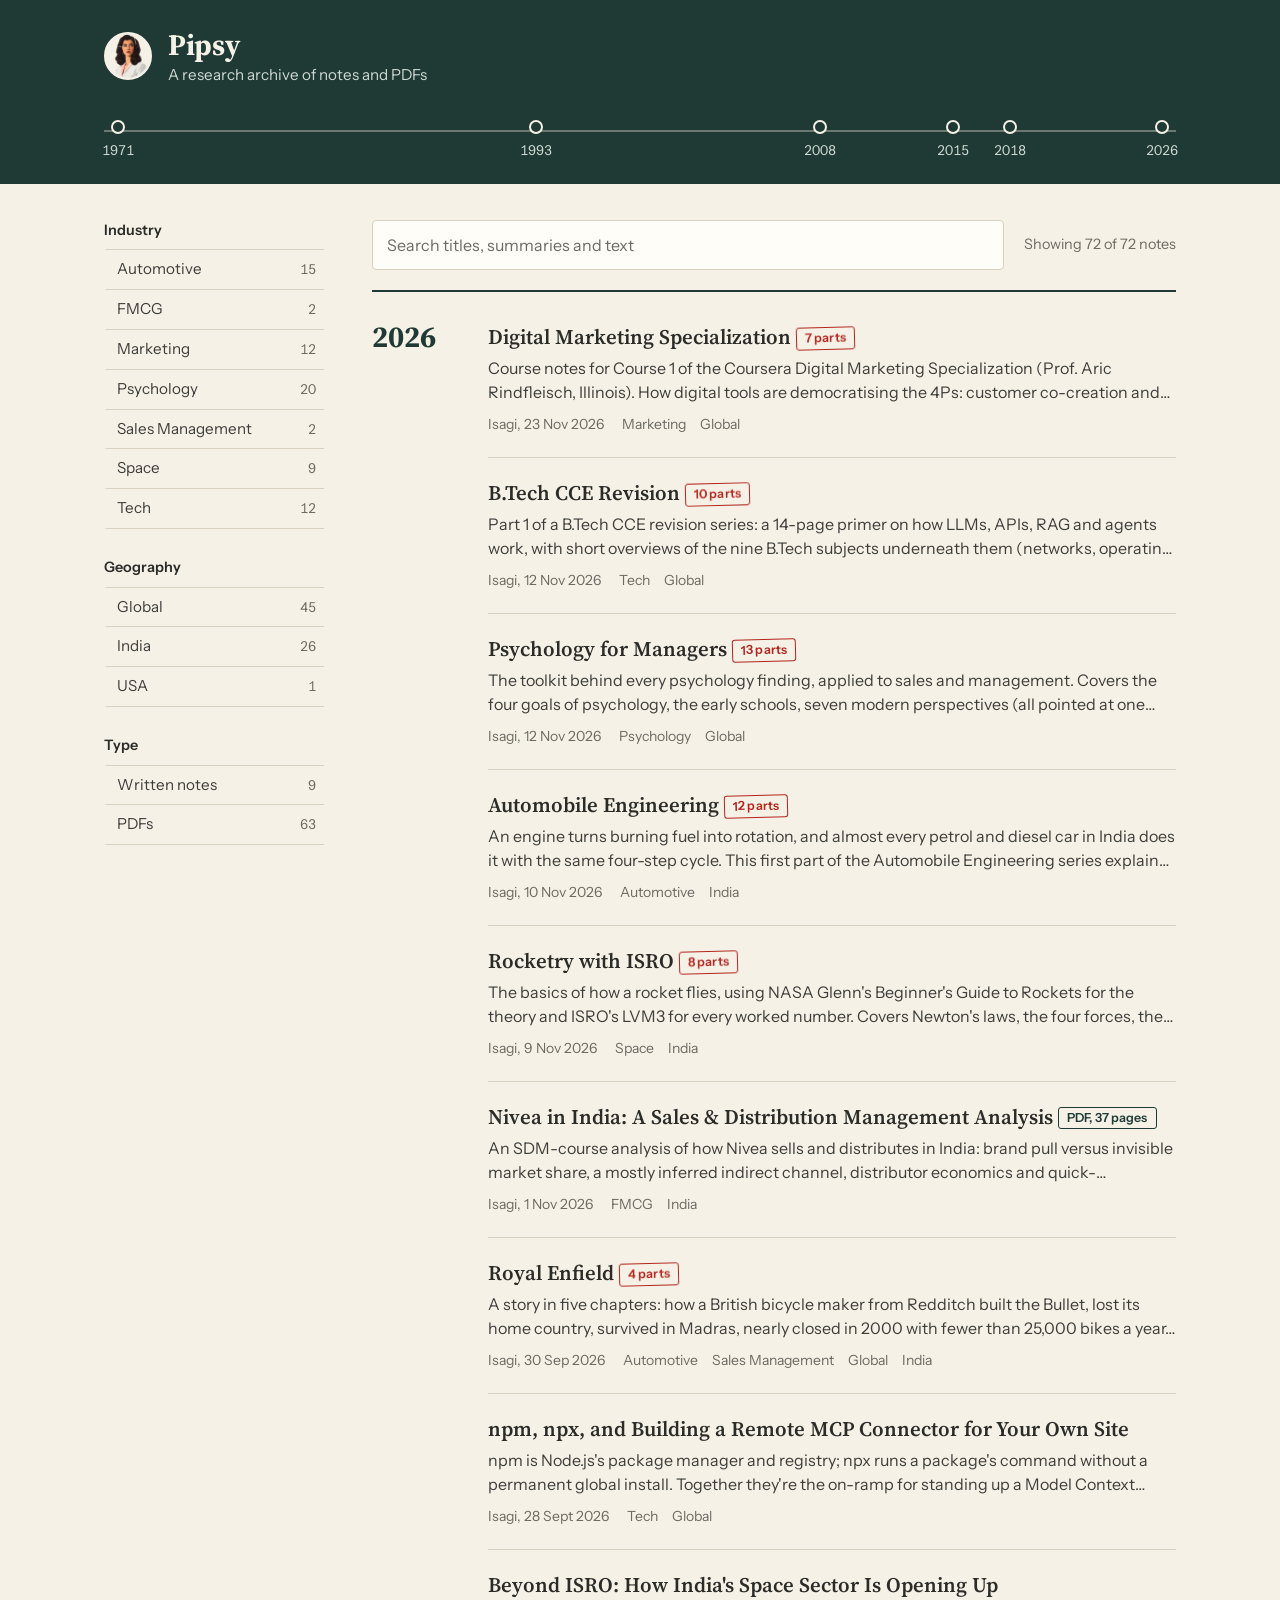
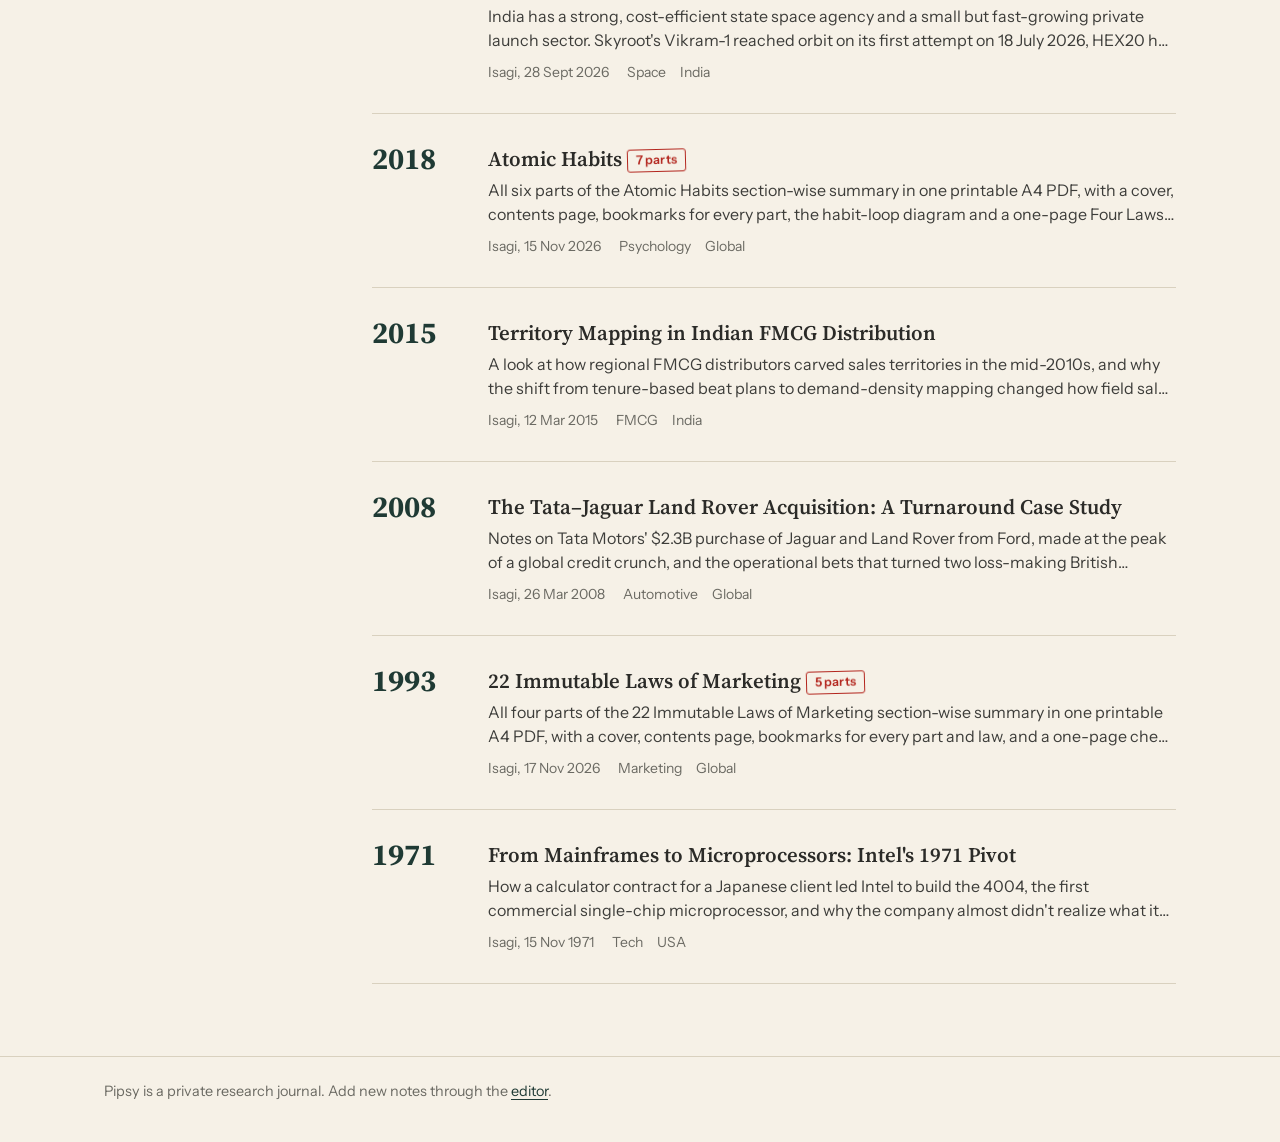
<file: index.html>
<!DOCTYPE html>
<html lang="en">
<head>
<meta charset="UTF-8">
<meta name="viewport" content="width=device-width, initial-scale=1.0">
<title>Pipsy — Research Archive</title>
<meta name="description" content="Pipsy is a personal research archive of notes and PDFs on business, history and technology.">
<link rel="preconnect" href="https://fonts.googleapis.com">
<link rel="preconnect" href="https://fonts.gstatic.com" crossorigin>
<link href="https://fonts.googleapis.com/css2?family=Instrument+Sans:wght@400;500;600&family=Source+Serif+4:ital,opsz,wght@0,8..60,400;0,8..60,600;0,8..60,700;1,8..60,400&display=swap" rel="stylesheet">
<link rel="stylesheet" href="style.css?v=20261105">
<link rel="icon" type="image/png" href="assets/favicon-32.png">
<link rel="apple-touch-icon" href="assets/image.png">
</head>
<body>

<header class="masthead">
  <div class="wrap">
    <a class="brand" href="#/" aria-label="Pipsy, back to all notes">
      <img src="assets/image.png" alt="" class="brand-logo" width="48" height="48">
      <span class="brand-text">
        <span class="wordmark">Pipsy</span>
        <span class="tagline">A research archive of notes and PDFs</span>
      </span>
    </a>
    <nav class="timeline" id="timeline" aria-label="Browse notes by year"></nav>
  </div>
</header>

<main class="wrap" id="app">

  <!-- Catalogue view -->
  <div id="view-list">
    <div class="layout">
      <details class="filters-panel" id="filters-panel">
        <summary>Filters</summary>
        <div class="filter-groups" id="filter-groups">
          <div class="filter-group">
            <h2 class="filter-label">Industry</h2>
            <div class="filter-list" id="industry-chips" data-filter-key="industry"></div>
          </div>
          <div class="filter-group">
            <h2 class="filter-label">Geography</h2>
            <div class="filter-list" id="geography-chips" data-filter-key="geography"></div>
          </div>
          <div class="filter-group">
            <h2 class="filter-label">Type</h2>
            <div class="filter-list" id="type-chips" data-filter-key="type"></div>
          </div>
        </div>
      </details>

      <section class="catalogue" aria-label="Research notes">
        <div class="toolbar">
          <label class="visually-hidden" for="search-input">Search notes</label>
          <input type="search" id="search-input" placeholder="Search titles, summaries and text" autocomplete="off">
          <p class="count" id="result-count" aria-live="polite"></p>
          <button type="button" id="clear-filters" class="clear-btn" hidden>Clear filters</button>
        </div>
        <div id="catalogue"></div>
        <p class="empty-state" id="empty-state" hidden>No notes match. Clear a filter or change the search.</p>
      </section>
    </div>
  </div>

  <!-- Single note / series view -->
  <div id="view-note" hidden></div>

</main>

<footer class="site-footer">
  <div class="wrap">
    <p>Pipsy is a private research journal. Add new notes through the <a href="/admin/">editor</a>.</p>
  </div>
</footer>

<script src="script.js?v=20261105"></script>
</body>
</html>
</file>
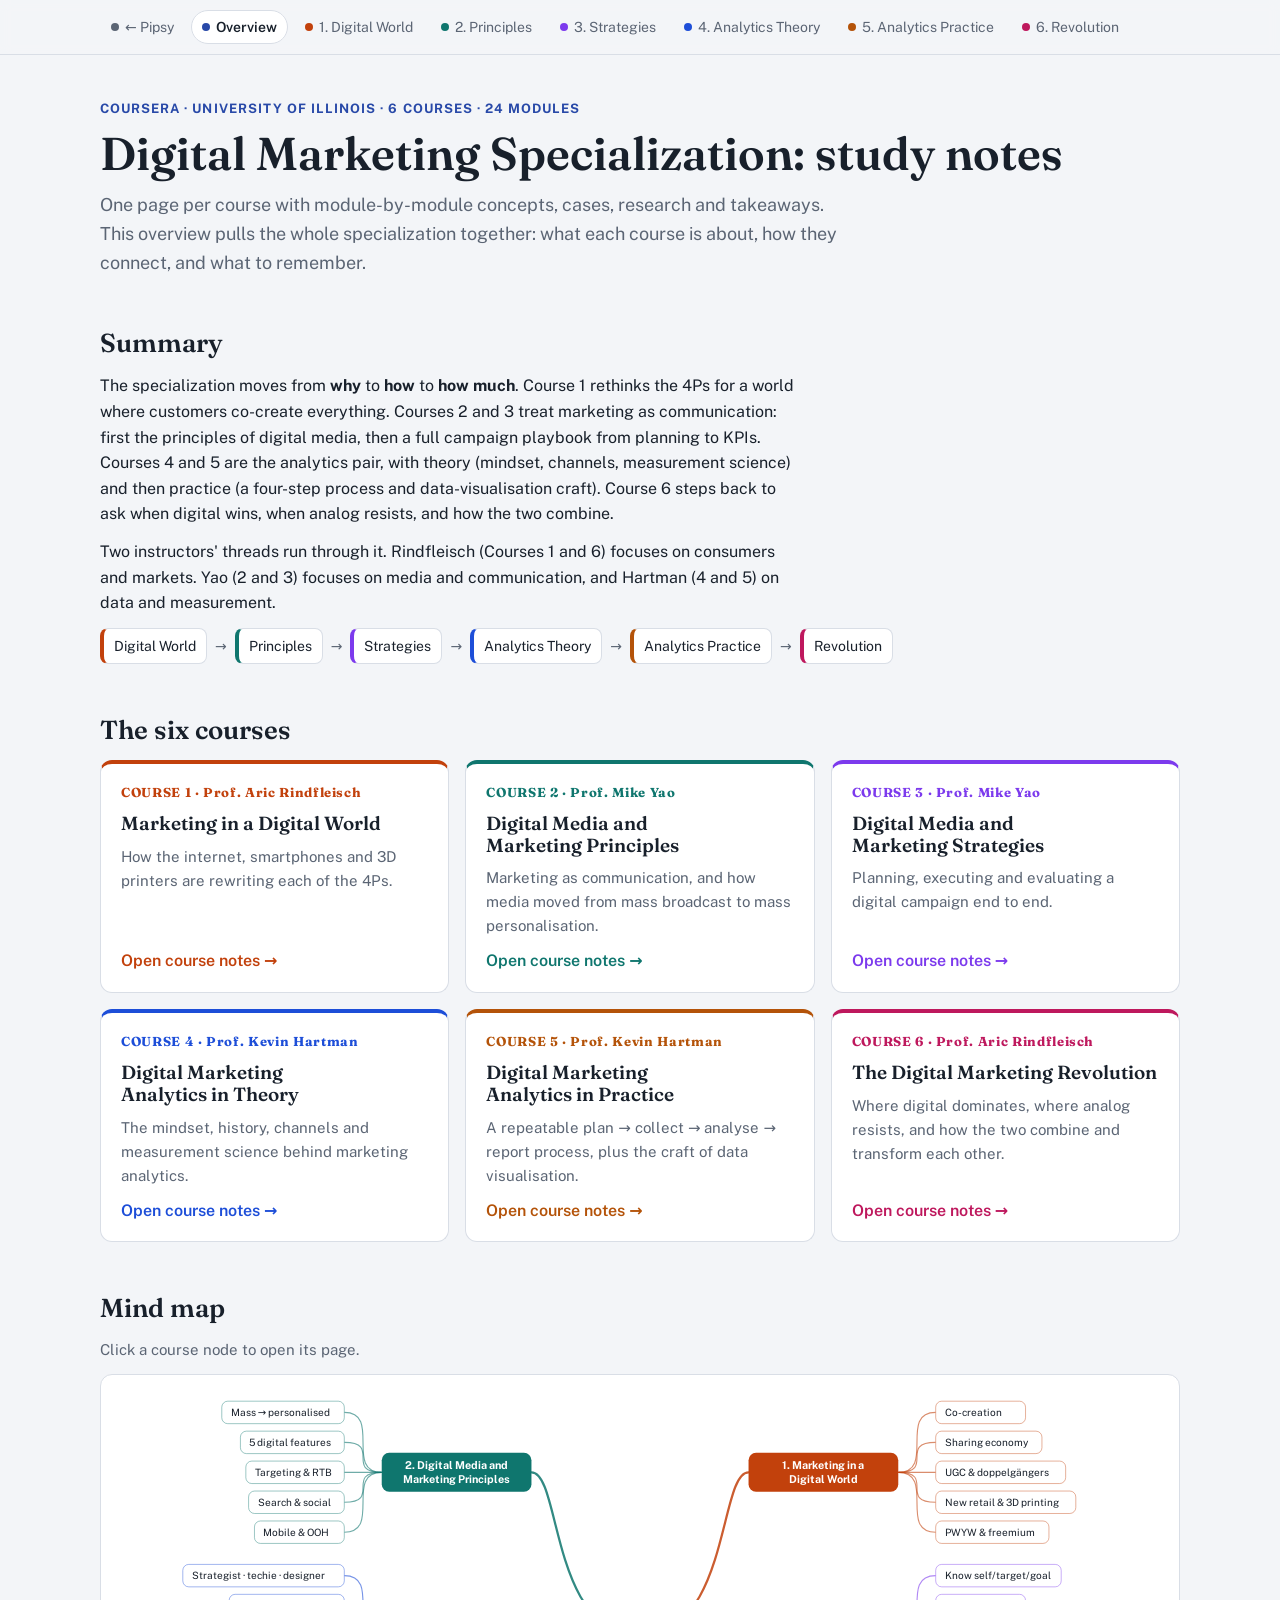
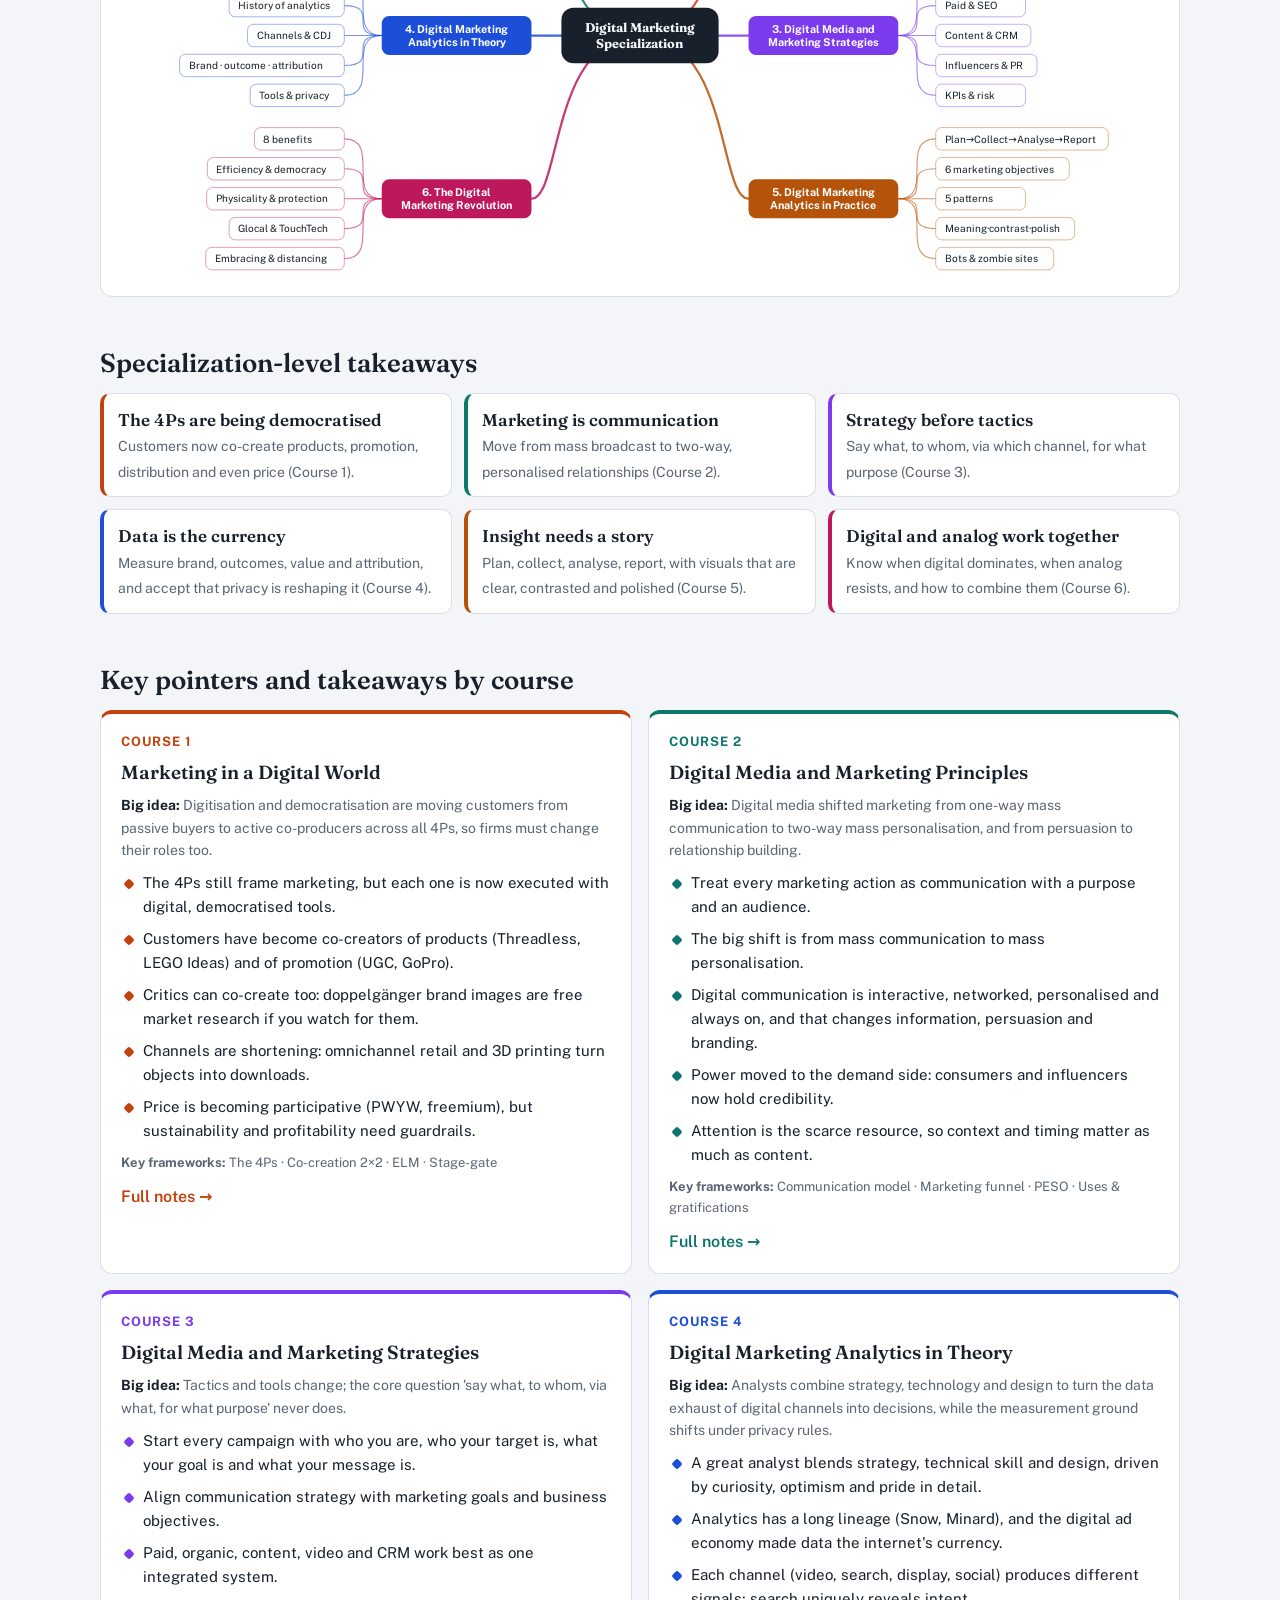
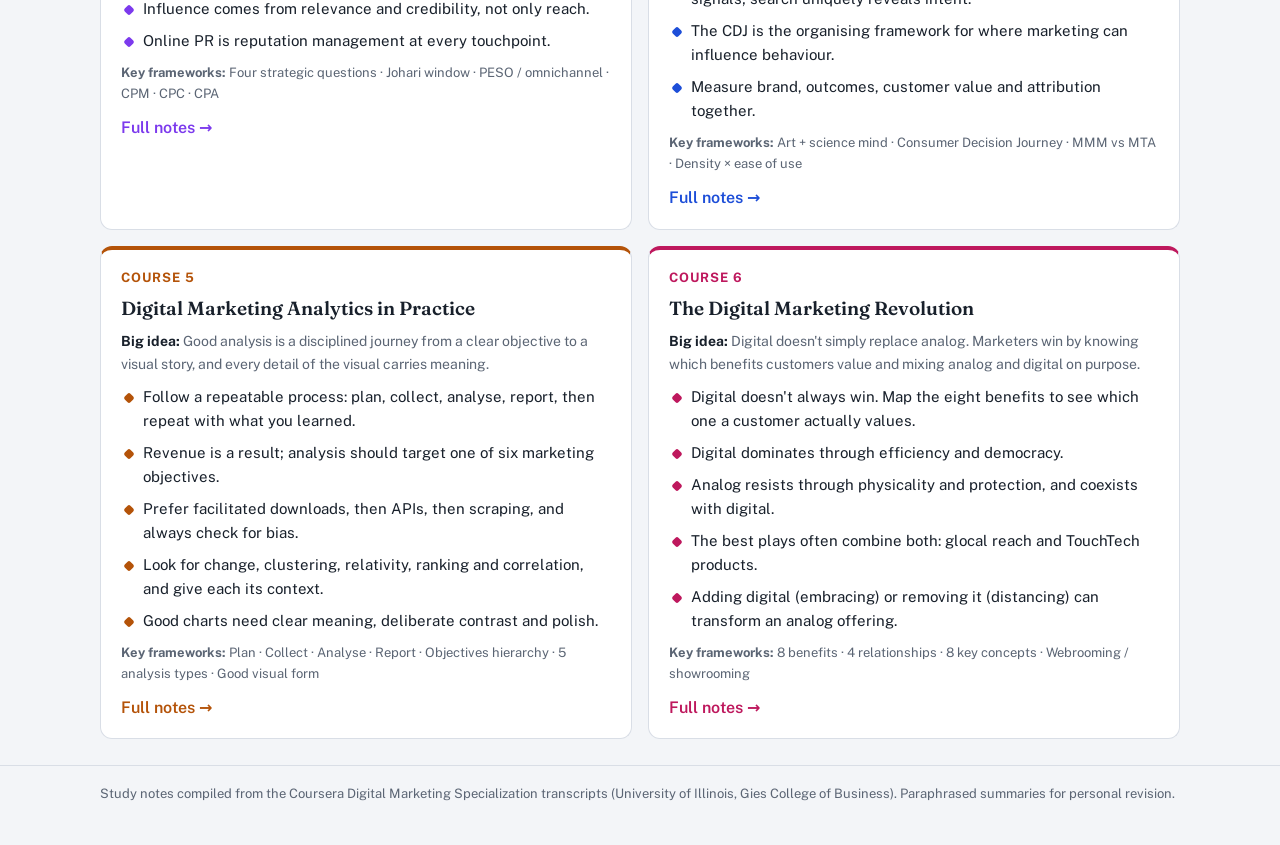
<file: dm/index.html>
<!DOCTYPE html>
<html lang="en"><head><meta charset="utf-8"><meta name="viewport" content="width=device-width,initial-scale=1">
<title>Digital Marketing Study Notes</title><link rel="preconnect" href="https://fonts.googleapis.com"><link rel="preconnect" href="https://fonts.gstatic.com" crossorigin><link href="https://fonts.googleapis.com/css2?family=Fraunces:opsz,wght@9..144,500;9..144,600;9..144,700&family=Public+Sans:wght@400;600;700&display=swap" rel="stylesheet"><link rel="stylesheet" href="style.css"></head>
<body class=""><nav class="top" aria-label="Pages"><div class="wrap"><a href="../#/series/digital-marketing-specialization"><span class="dot" style="background:var(--muted)"></span>← Pipsy</a><a href="index.html" aria-current=page><span class="dot"></span>Overview</a><a class="c1" href="marketing-digital-world.html"><span class="dot"></span>1. Digital World</a><a class="c2" href="media-marketing-principles.html"><span class="dot"></span>2. Principles</a><a class="c3" href="media-marketing-strategies.html"><span class="dot"></span>3. Strategies</a><a class="c4" href="analytics-theory.html"><span class="dot"></span>4. Analytics Theory</a><a class="c5" href="analytics-practice.html"><span class="dot"></span>5. Analytics Practice</a><a class="c6" href="digital-marketing-revolution.html"><span class="dot"></span>6. Revolution</a></div></nav><header class="hero"><div class="wrap">
<div class="eyebrow">Coursera · University of Illinois · 6 courses · 24 modules</div>
<h1>Digital Marketing Specialization: study notes</h1>
<p class="lede">One page per course with module-by-module concepts, cases, research and takeaways. This overview pulls the whole specialization together: what each course is about, how they connect, and what to remember.</p>
</div></header>
<main class="wrap">
<section><h2>Summary</h2><div class="prose">
<p>The specialization moves from <b>why</b> to <b>how</b> to <b>how much</b>. Course 1 rethinks the 4Ps for a world where customers co-create everything. Courses 2 and 3 treat marketing as communication: first the principles of digital media, then a full campaign playbook from planning to KPIs. Courses 4 and 5 are the analytics pair, with theory (mindset, channels, measurement science) and then practice (a four-step process and data-visualisation craft). Course 6 steps back to ask when digital wins, when analog resists, and how the two combine.</p>
<p>Two instructors' threads run through it. Rindfleisch (Courses 1 and 6) focuses on consumers and markets. Yao (2 and 3) focuses on media and communication, and Hartman (4 and 5) on data and measurement.</p></div>
<div class="flow" style="margin-top:10px"><span class="s c1">Digital World</span> <span aria-hidden="true">→</span> <span class="s c2">Principles</span> <span aria-hidden="true">→</span> <span class="s c3">Strategies</span> <span aria-hidden="true">→</span> <span class="s c4">Analytics Theory</span> <span aria-hidden="true">→</span> <span class="s c5">Analytics Practice</span> <span aria-hidden="true">→</span> <span class="s c6">Revolution</span></div></section>
<section><h2>The six courses</h2><div class="grid g3"><article class="card course-card c1">
<div class="num">COURSE 1 · Prof. Aric Rindfleisch</div><h3>Marketing in a Digital World</h3>
<p>How the internet, smartphones and 3D printers are rewriting each of the 4Ps.</p>
<a class="go" href="marketing-digital-world.html">Open course notes →</a></article><article class="card course-card c2">
<div class="num">COURSE 2 · Prof. Mike Yao</div><h3>Digital Media and Marketing Principles</h3>
<p>Marketing as communication, and how media moved from mass broadcast to mass personalisation.</p>
<a class="go" href="media-marketing-principles.html">Open course notes →</a></article><article class="card course-card c3">
<div class="num">COURSE 3 · Prof. Mike Yao</div><h3>Digital Media and Marketing Strategies</h3>
<p>Planning, executing and evaluating a digital campaign end to end.</p>
<a class="go" href="media-marketing-strategies.html">Open course notes →</a></article><article class="card course-card c4">
<div class="num">COURSE 4 · Prof. Kevin Hartman</div><h3>Digital Marketing Analytics in Theory</h3>
<p>The mindset, history, channels and measurement science behind marketing analytics.</p>
<a class="go" href="analytics-theory.html">Open course notes →</a></article><article class="card course-card c5">
<div class="num">COURSE 5 · Prof. Kevin Hartman</div><h3>Digital Marketing Analytics in Practice</h3>
<p>A repeatable plan → collect → analyse → report process, plus the craft of data visualisation.</p>
<a class="go" href="analytics-practice.html">Open course notes →</a></article><article class="card course-card c6">
<div class="num">COURSE 6 · Prof. Aric Rindfleisch</div><h3>The Digital Marketing Revolution</h3>
<p>Where digital dominates, where analog resists, and how the two combine and transform each other.</p>
<a class="go" href="digital-marketing-revolution.html">Open course notes →</a></article></div></section>
<section><h2>Mind map</h2><p class="lede" style="font-size:15px;margin-bottom:12px">Click a course node to open its page.</p>
<div class="mm" data-mindmap="{&quot;center&quot;: &quot;Digital Marketing Specialization&quot;, &quot;branches&quot;: [{&quot;label&quot;: &quot;1. Marketing in a Digital World&quot;, &quot;color&quot;: &quot;#c2410c&quot;, &quot;leaves&quot;: [&quot;Co-creation&quot;, &quot;Sharing economy&quot;, &quot;UGC &amp; doppelg\u00e4ngers&quot;, &quot;New retail &amp; 3D printing&quot;, &quot;PWYW &amp; freemium&quot;], &quot;href&quot;: &quot;marketing-digital-world.html&quot;}, {&quot;label&quot;: &quot;2. Digital Media and Marketing Principles&quot;, &quot;color&quot;: &quot;#0f766e&quot;, &quot;leaves&quot;: [&quot;Mass \u2192 personalised&quot;, &quot;5 digital features&quot;, &quot;Targeting &amp; RTB&quot;, &quot;Search &amp; social&quot;, &quot;Mobile &amp; OOH&quot;], &quot;href&quot;: &quot;media-marketing-principles.html&quot;}, {&quot;label&quot;: &quot;3. Digital Media and Marketing Strategies&quot;, &quot;color&quot;: &quot;#7c3aed&quot;, &quot;leaves&quot;: [&quot;Know self/target/goal&quot;, &quot;Paid &amp; SEO&quot;, &quot;Content &amp; CRM&quot;, &quot;Influencers &amp; PR&quot;, &quot;KPIs &amp; risk&quot;], &quot;href&quot;: &quot;media-marketing-strategies.html&quot;}, {&quot;label&quot;: &quot;4. Digital Marketing Analytics in Theory&quot;, &quot;color&quot;: &quot;#1d4ed8&quot;, &quot;leaves&quot;: [&quot;Strategist \u00b7 techie \u00b7 designer&quot;, &quot;History of analytics&quot;, &quot;Channels &amp; CDJ&quot;, &quot;Brand \u00b7 outcome \u00b7 attribution&quot;, &quot;Tools &amp; privacy&quot;], &quot;href&quot;: &quot;analytics-theory.html&quot;}, {&quot;label&quot;: &quot;5. Digital Marketing Analytics in Practice&quot;, &quot;color&quot;: &quot;#b45309&quot;, &quot;leaves&quot;: [&quot;Plan\u2192Collect\u2192Analyse\u2192Report&quot;, &quot;6 marketing objectives&quot;, &quot;5 patterns&quot;, &quot;Meaning\u00b7contrast\u00b7polish&quot;, &quot;Bots &amp; zombie sites&quot;], &quot;href&quot;: &quot;analytics-practice.html&quot;}, {&quot;label&quot;: &quot;6. The Digital Marketing Revolution&quot;, &quot;color&quot;: &quot;#be185d&quot;, &quot;leaves&quot;: [&quot;8 benefits&quot;, &quot;Efficiency &amp; democracy&quot;, &quot;Physicality &amp; protection&quot;, &quot;Glocal &amp; TouchTech&quot;, &quot;Embracing &amp; distancing&quot;], &quot;href&quot;: &quot;digital-marketing-revolution.html&quot;}]}"></div></section>
<section><h2>Specialization-level takeaways</h2><div class="spec"><div class="c1"><b>The 4Ps are being democratised</b><span>Customers now co-create products, promotion, distribution and even price (Course 1).</span></div><div class="c2"><b>Marketing is communication</b><span>Move from mass broadcast to two-way, personalised relationships (Course 2).</span></div><div class="c3"><b>Strategy before tactics</b><span>Say what, to whom, via which channel, for what purpose (Course 3).</span></div><div class="c4"><b>Data is the currency</b><span>Measure brand, outcomes, value and attribution, and accept that privacy is reshaping it (Course 4).</span></div><div class="c5"><b>Insight needs a story</b><span>Plan, collect, analyse, report, with visuals that are clear, contrasted and polished (Course 5).</span></div><div class="c6"><b>Digital and analog work together</b><span>Know when digital dominates, when analog resists, and how to combine them (Course 6).</span></div></div></section>
<section><h2>Key pointers and takeaways by course</h2><div class="grid g2"><article class="card c1" style="border-top:4px solid var(--cc)">
<div class="eyebrow">Course 1</div><h3>Marketing in a Digital World</h3>
<p style="margin:0;font-size:14px;color:var(--muted)"><b style="color:var(--ink)">Big idea:</b> Digitisation and democratisation are moving customers from passive buyers to active co-producers across all 4Ps, so firms must change their roles too.</p>
<ul class="tk"><li>The 4Ps still frame marketing, but each one is now executed with digital, democratised tools.</li><li>Customers have become co-creators of products (Threadless, LEGO Ideas) and of promotion (UGC, GoPro).</li><li>Critics can co-create too: doppelgänger brand images are free market research if you watch for them.</li><li>Channels are shortening: omnichannel retail and 3D printing turn objects into downloads.</li><li>Price is becoming participative (PWYW, freemium), but sustainability and profitability need guardrails.</li></ul>
<p style="margin:0;font-size:13px;color:var(--muted)"><b>Key frameworks:</b> The 4Ps · Co-creation 2×2 · ELM · Stage-gate</p>
<a class="go" style="font-weight:600;text-decoration:none;color:var(--cc)" href="marketing-digital-world.html">Full notes →</a></article><article class="card c2" style="border-top:4px solid var(--cc)">
<div class="eyebrow">Course 2</div><h3>Digital Media and Marketing Principles</h3>
<p style="margin:0;font-size:14px;color:var(--muted)"><b style="color:var(--ink)">Big idea:</b> Digital media shifted marketing from one-way mass communication to two-way mass personalisation, and from persuasion to relationship building.</p>
<ul class="tk"><li>Treat every marketing action as communication with a purpose and an audience.</li><li>The big shift is from mass communication to mass personalisation.</li><li>Digital communication is interactive, networked, personalised and always on, and that changes information, persuasion and branding.</li><li>Power moved to the demand side: consumers and influencers now hold credibility.</li><li>Attention is the scarce resource, so context and timing matter as much as content.</li></ul>
<p style="margin:0;font-size:13px;color:var(--muted)"><b>Key frameworks:</b> Communication model · Marketing funnel · PESO · Uses &amp; gratifications</p>
<a class="go" style="font-weight:600;text-decoration:none;color:var(--cc)" href="media-marketing-principles.html">Full notes →</a></article><article class="card c3" style="border-top:4px solid var(--cc)">
<div class="eyebrow">Course 3</div><h3>Digital Media and Marketing Strategies</h3>
<p style="margin:0;font-size:14px;color:var(--muted)"><b style="color:var(--ink)">Big idea:</b> Tactics and tools change; the core question &#x27;say what, to whom, via what, for what purpose&#x27; never does.</p>
<ul class="tk"><li>Start every campaign with who you are, who your target is, what your goal is and what your message is.</li><li>Align communication strategy with marketing goals and business objectives.</li><li>Paid, organic, content, video and CRM work best as one integrated system.</li><li>Influence comes from relevance and credibility, not only reach.</li><li>Online PR is reputation management at every touchpoint.</li></ul>
<p style="margin:0;font-size:13px;color:var(--muted)"><b>Key frameworks:</b> Four strategic questions · Johari window · PESO / omnichannel · CPM · CPC · CPA</p>
<a class="go" style="font-weight:600;text-decoration:none;color:var(--cc)" href="media-marketing-strategies.html">Full notes →</a></article><article class="card c4" style="border-top:4px solid var(--cc)">
<div class="eyebrow">Course 4</div><h3>Digital Marketing Analytics in Theory</h3>
<p style="margin:0;font-size:14px;color:var(--muted)"><b style="color:var(--ink)">Big idea:</b> Analysts combine strategy, technology and design to turn the data exhaust of digital channels into decisions, while the measurement ground shifts under privacy rules.</p>
<ul class="tk"><li>A great analyst blends strategy, technical skill and design, driven by curiosity, optimism and pride in detail.</li><li>Analytics has a long lineage (Snow, Minard), and the digital ad economy made data the internet&#x27;s currency.</li><li>Each channel (video, search, display, social) produces different signals; search uniquely reveals intent.</li><li>The CDJ is the organising framework for where marketing can influence behaviour.</li><li>Measure brand, outcomes, customer value and attribution together.</li></ul>
<p style="margin:0;font-size:13px;color:var(--muted)"><b>Key frameworks:</b> Art + science mind · Consumer Decision Journey · MMM vs MTA · Density × ease of use</p>
<a class="go" style="font-weight:600;text-decoration:none;color:var(--cc)" href="analytics-theory.html">Full notes →</a></article><article class="card c5" style="border-top:4px solid var(--cc)">
<div class="eyebrow">Course 5</div><h3>Digital Marketing Analytics in Practice</h3>
<p style="margin:0;font-size:14px;color:var(--muted)"><b style="color:var(--ink)">Big idea:</b> Good analysis is a disciplined journey from a clear objective to a visual story, and every detail of the visual carries meaning.</p>
<ul class="tk"><li>Follow a repeatable process: plan, collect, analyse, report, then repeat with what you learned.</li><li>Revenue is a result; analysis should target one of six marketing objectives.</li><li>Prefer facilitated downloads, then APIs, then scraping, and always check for bias.</li><li>Look for change, clustering, relativity, ranking and correlation, and give each its context.</li><li>Good charts need clear meaning, deliberate contrast and polish.</li></ul>
<p style="margin:0;font-size:13px;color:var(--muted)"><b>Key frameworks:</b> Plan · Collect · Analyse · Report · Objectives hierarchy · 5 analysis types · Good visual form</p>
<a class="go" style="font-weight:600;text-decoration:none;color:var(--cc)" href="analytics-practice.html">Full notes →</a></article><article class="card c6" style="border-top:4px solid var(--cc)">
<div class="eyebrow">Course 6</div><h3>The Digital Marketing Revolution</h3>
<p style="margin:0;font-size:14px;color:var(--muted)"><b style="color:var(--ink)">Big idea:</b> Digital doesn&#x27;t simply replace analog. Marketers win by knowing which benefits customers value and mixing analog and digital on purpose.</p>
<ul class="tk"><li>Digital doesn&#x27;t always win. Map the eight benefits to see which one a customer actually values.</li><li>Digital dominates through efficiency and democracy.</li><li>Analog resists through physicality and protection, and coexists with digital.</li><li>The best plays often combine both: glocal reach and TouchTech products.</li><li>Adding digital (embracing) or removing it (distancing) can transform an analog offering.</li></ul>
<p style="margin:0;font-size:13px;color:var(--muted)"><b>Key frameworks:</b> 8 benefits · 4 relationships · 8 key concepts · Webrooming / showrooming</p>
<a class="go" style="font-weight:600;text-decoration:none;color:var(--cc)" href="digital-marketing-revolution.html">Full notes →</a></article></div></section>
</main>
<footer><div class="wrap">Study notes compiled from the Coursera Digital Marketing Specialization transcripts (University of Illinois, Gies College of Business). Paraphrased summaries for personal revision.</div></footer>
<script src="mindmap.js"></script></body></html>
</file>
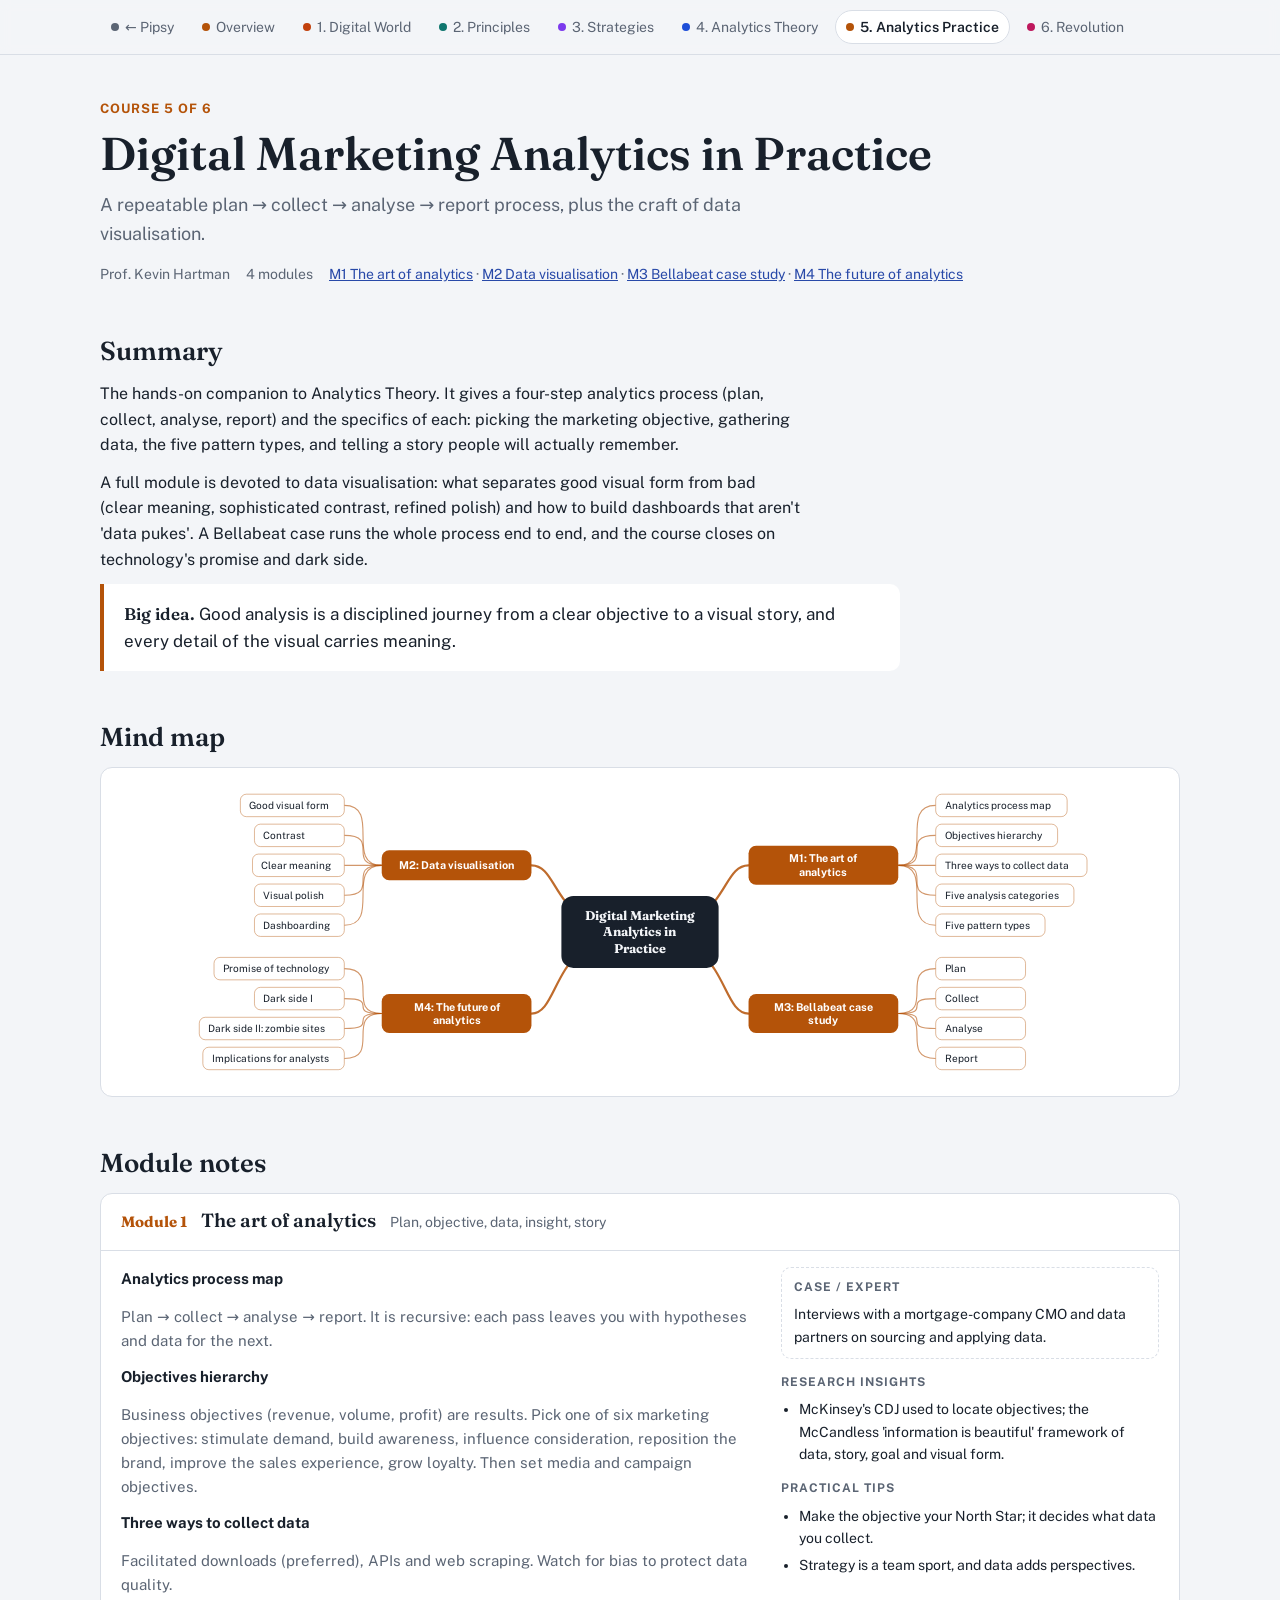
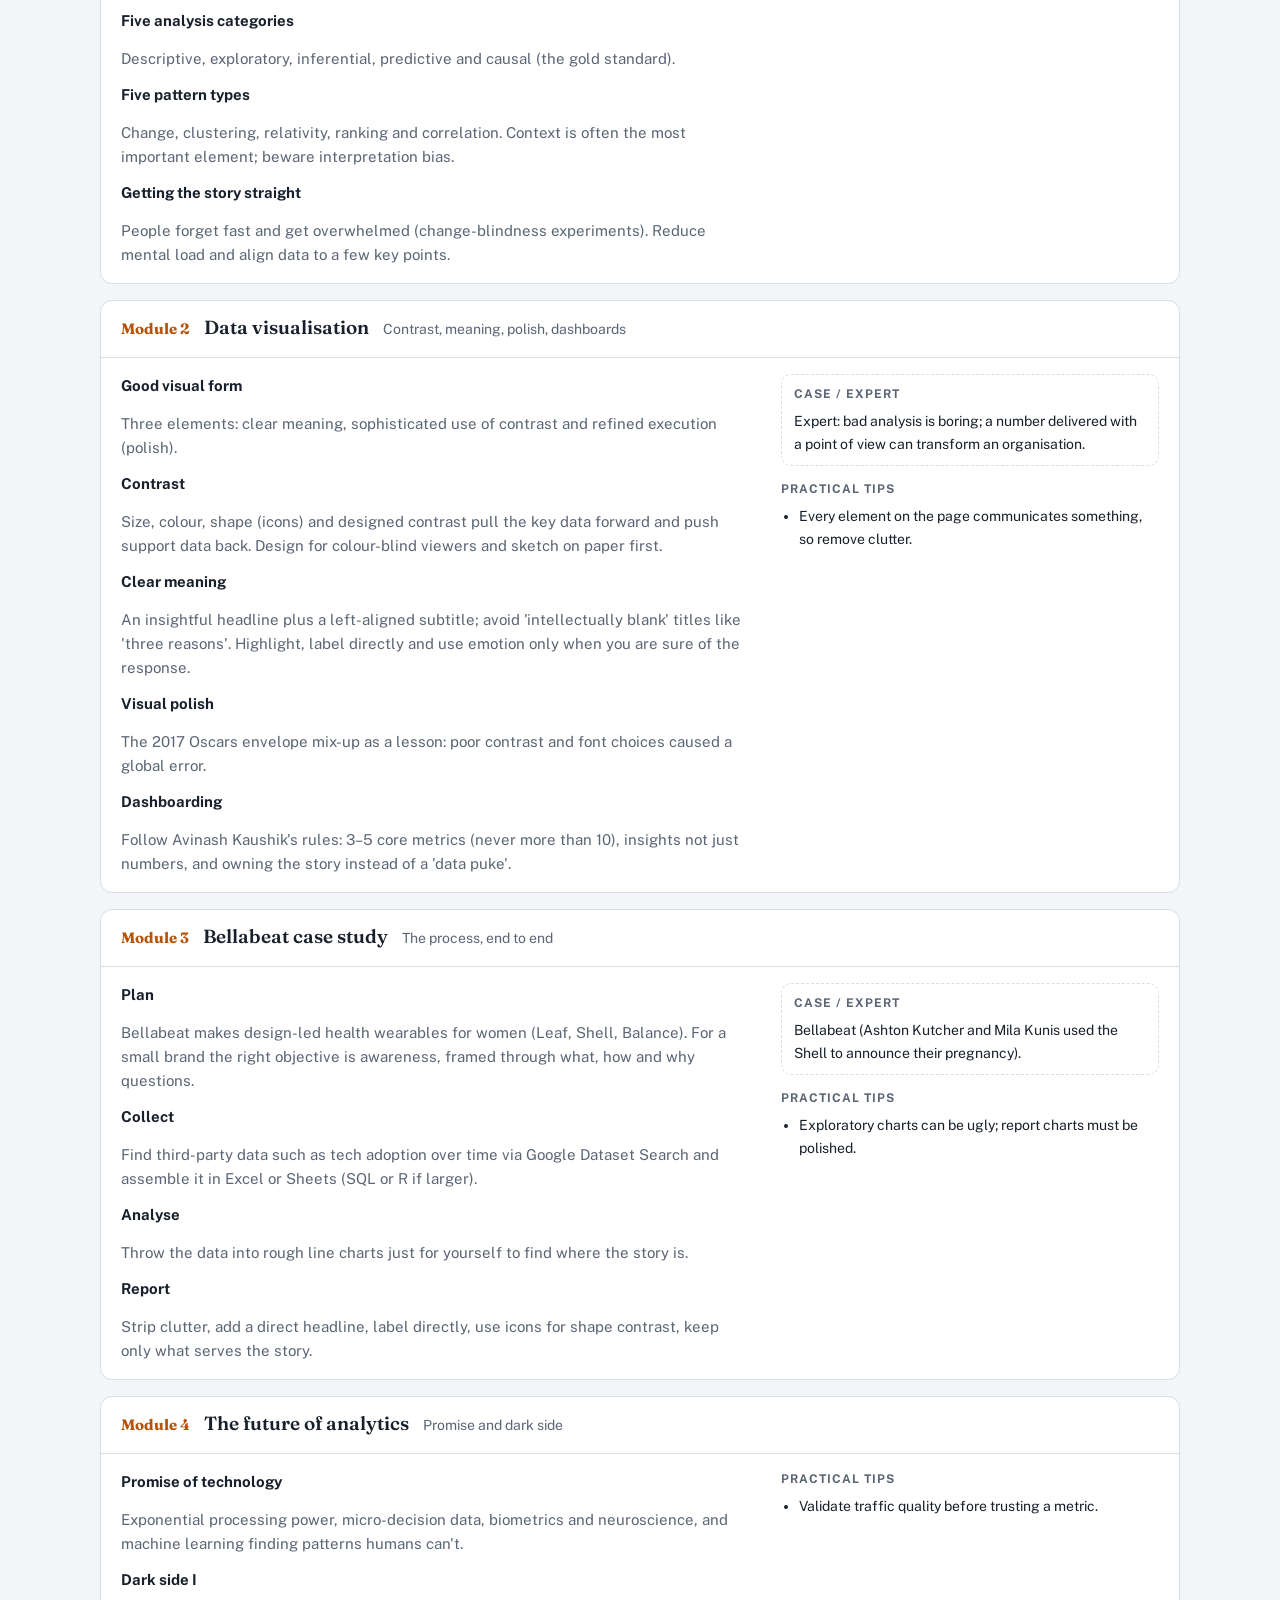
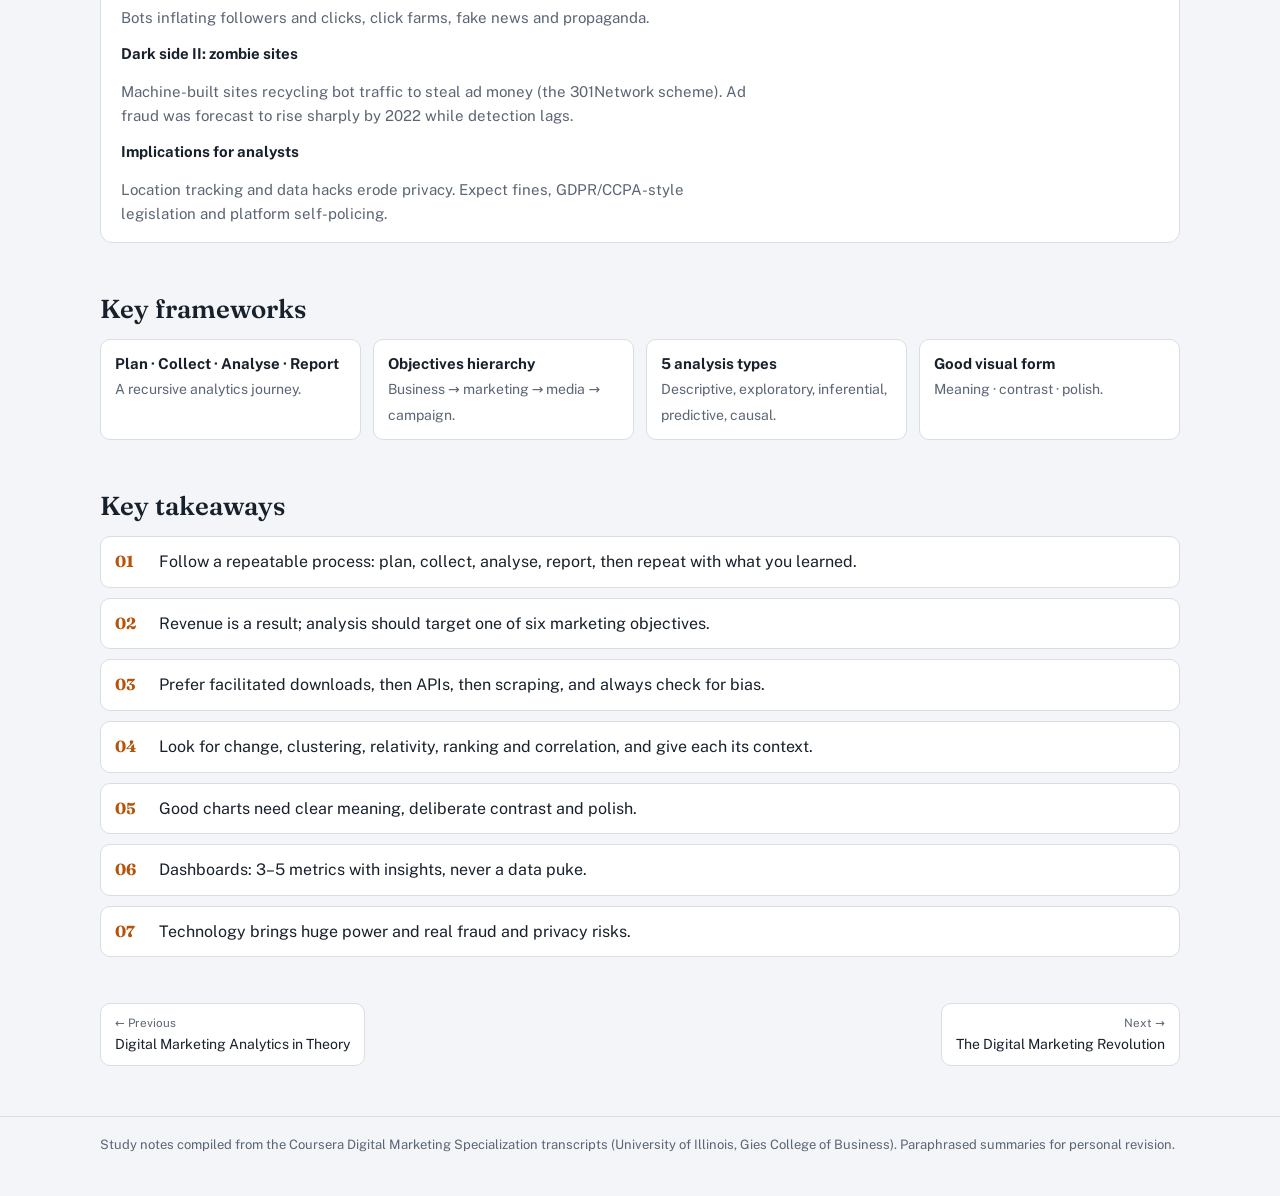
<file: dm/analytics-practice.html>
<!DOCTYPE html>
<html lang="en"><head><meta charset="utf-8"><meta name="viewport" content="width=device-width,initial-scale=1">
<title>Digital Marketing Analytics in Practice</title><link rel="preconnect" href="https://fonts.googleapis.com"><link rel="preconnect" href="https://fonts.gstatic.com" crossorigin><link href="https://fonts.googleapis.com/css2?family=Fraunces:opsz,wght@9..144,500;9..144,600;9..144,700&family=Public+Sans:wght@400;600;700&display=swap" rel="stylesheet"><link rel="stylesheet" href="style.css"></head>
<body class="c5"><nav class="top" aria-label="Pages"><div class="wrap"><a href="../#/series/digital-marketing-specialization"><span class="dot" style="background:var(--muted)"></span>← Pipsy</a><a href="index.html"><span class="dot"></span>Overview</a><a class="c1" href="marketing-digital-world.html"><span class="dot"></span>1. Digital World</a><a class="c2" href="media-marketing-principles.html"><span class="dot"></span>2. Principles</a><a class="c3" href="media-marketing-strategies.html"><span class="dot"></span>3. Strategies</a><a class="c4" href="analytics-theory.html"><span class="dot"></span>4. Analytics Theory</a><a class="c5" href="analytics-practice.html" aria-current="page"><span class="dot"></span>5. Analytics Practice</a><a class="c6" href="digital-marketing-revolution.html"><span class="dot"></span>6. Revolution</a></div></nav><header class="hero"><div class="wrap">
<div class="eyebrow">Course 5 of 6</div><h1>Digital Marketing Analytics in Practice</h1>
<p class="lede">A repeatable plan → collect → analyse → report process, plus the craft of data visualisation.</p>
<div class="meta"><span>Prof. Kevin Hartman</span><span>4 modules</span><span><a href="#module-1">M1 The art of analytics</a> · <a href="#module-2">M2 Data visualisation</a> · <a href="#module-3">M3 Bellabeat case study</a> · <a href="#module-4">M4 The future of analytics</a></span></div>
</div></header>
<main class="wrap">
<section><h2>Summary</h2><div class="prose"><p>The hands-on companion to Analytics Theory. It gives a four-step analytics process (plan, collect, analyse, report) and the specifics of each: picking the marketing objective, gathering data, the five pattern types, and telling a story people will actually remember.</p><p>A full module is devoted to data visualisation: what separates good visual form from bad (clear meaning, sophisticated contrast, refined polish) and how to build dashboards that aren&#x27;t &#x27;data pukes&#x27;. A Bellabeat case runs the whole process end to end, and the course closes on technology&#x27;s promise and dark side.</p></div><div class="big"><b>Big idea.</b> Good analysis is a disciplined journey from a clear objective to a visual story, and every detail of the visual carries meaning.</div></section>
<section><h2>Mind map</h2><div class="mm" data-mindmap="{&quot;center&quot;: &quot;Digital Marketing Analytics in Practice&quot;, &quot;branches&quot;: [{&quot;label&quot;: &quot;M1: The art of analytics&quot;, &quot;color&quot;: &quot;#b45309&quot;, &quot;leaves&quot;: [&quot;Analytics process map&quot;, &quot;Objectives hierarchy&quot;, &quot;Three ways to collect data&quot;, &quot;Five analysis categories&quot;, &quot;Five pattern types&quot;]}, {&quot;label&quot;: &quot;M2: Data visualisation&quot;, &quot;color&quot;: &quot;#b45309&quot;, &quot;leaves&quot;: [&quot;Good visual form&quot;, &quot;Contrast&quot;, &quot;Clear meaning&quot;, &quot;Visual polish&quot;, &quot;Dashboarding&quot;]}, {&quot;label&quot;: &quot;M3: Bellabeat case study&quot;, &quot;color&quot;: &quot;#b45309&quot;, &quot;leaves&quot;: [&quot;Plan&quot;, &quot;Collect&quot;, &quot;Analyse&quot;, &quot;Report&quot;]}, {&quot;label&quot;: &quot;M4: The future of analytics&quot;, &quot;color&quot;: &quot;#b45309&quot;, &quot;leaves&quot;: [&quot;Promise of technology&quot;, &quot;Dark side I&quot;, &quot;Dark side II: zombie sites&quot;, &quot;Implications for analysts&quot;]}]}"></div></section>
<section><h2>Module notes</h2><div class="grid"><article class="mod" id="module-1"><div class="mod-head"><span class="mn">Module 1</span><h3>The art of analytics</h3><span class="ms">Plan, objective, data, insight, story</span></div>
<div class="mod-body"><dl class="concepts"><dt>Analytics process map</dt><dd>Plan → collect → analyse → report. It is recursive: each pass leaves you with hypotheses and data for the next.</dd><dt>Objectives hierarchy</dt><dd>Business objectives (revenue, volume, profit) are results. Pick one of six marketing objectives: stimulate demand, build awareness, influence consideration, reposition the brand, improve the sales experience, grow loyalty. Then set media and campaign objectives.</dd><dt>Three ways to collect data</dt><dd>Facilitated downloads (preferred), APIs and web scraping. Watch for bias to protect data quality.</dd><dt>Five analysis categories</dt><dd>Descriptive, exploratory, inferential, predictive and causal (the gold standard).</dd><dt>Five pattern types</dt><dd>Change, clustering, relativity, ranking and correlation. Context is often the most important element; beware interpretation bias.</dd><dt>Getting the story straight</dt><dd>People forget fast and get overwhelmed (change-blindness experiments). Reduce mental load and align data to a few key points.</dd></dl><div class="side"><div class="box"><h4>Case / expert</h4><p>Interviews with a mortgage-company CMO and data partners on sourcing and applying data.</p></div><div><h4>Research insights</h4><ul><li>McKinsey&#x27;s CDJ used to locate objectives; the McCandless &#x27;information is beautiful&#x27; framework of data, story, goal and visual form.</li></ul></div><div><h4>Practical tips</h4><ul><li>Make the objective your North Star; it decides what data you collect.</li><li>Strategy is a team sport, and data adds perspectives.</li></ul></div></div></div></article><article class="mod" id="module-2"><div class="mod-head"><span class="mn">Module 2</span><h3>Data visualisation</h3><span class="ms">Contrast, meaning, polish, dashboards</span></div>
<div class="mod-body"><dl class="concepts"><dt>Good visual form</dt><dd>Three elements: clear meaning, sophisticated use of contrast and refined execution (polish).</dd><dt>Contrast</dt><dd>Size, colour, shape (icons) and designed contrast pull the key data forward and push support data back. Design for colour-blind viewers and sketch on paper first.</dd><dt>Clear meaning</dt><dd>An insightful headline plus a left-aligned subtitle; avoid &#x27;intellectually blank&#x27; titles like &#x27;three reasons&#x27;. Highlight, label directly and use emotion only when you are sure of the response.</dd><dt>Visual polish</dt><dd>The 2017 Oscars envelope mix-up as a lesson: poor contrast and font choices caused a global error.</dd><dt>Dashboarding</dt><dd>Follow Avinash Kaushik&#x27;s rules: 3–5 core metrics (never more than 10), insights not just numbers, and owning the story instead of a &#x27;data puke&#x27;.</dd></dl><div class="side"><div class="box"><h4>Case / expert</h4><p>Expert: bad analysis is boring; a number delivered with a point of view can transform an organisation.</p></div><div><h4>Practical tips</h4><ul><li>Every element on the page communicates something, so remove clutter.</li></ul></div></div></div></article><article class="mod" id="module-3"><div class="mod-head"><span class="mn">Module 3</span><h3>Bellabeat case study</h3><span class="ms">The process, end to end</span></div>
<div class="mod-body"><dl class="concepts"><dt>Plan</dt><dd>Bellabeat makes design-led health wearables for women (Leaf, Shell, Balance). For a small brand the right objective is awareness, framed through what, how and why questions.</dd><dt>Collect</dt><dd>Find third-party data such as tech adoption over time via Google Dataset Search and assemble it in Excel or Sheets (SQL or R if larger).</dd><dt>Analyse</dt><dd>Throw the data into rough line charts just for yourself to find where the story is.</dd><dt>Report</dt><dd>Strip clutter, add a direct headline, label directly, use icons for shape contrast, keep only what serves the story.</dd></dl><div class="side"><div class="box"><h4>Case / expert</h4><p>Bellabeat (Ashton Kutcher and Mila Kunis used the Shell to announce their pregnancy).</p></div><div><h4>Practical tips</h4><ul><li>Exploratory charts can be ugly; report charts must be polished.</li></ul></div></div></div></article><article class="mod" id="module-4"><div class="mod-head"><span class="mn">Module 4</span><h3>The future of analytics</h3><span class="ms">Promise and dark side</span></div>
<div class="mod-body"><dl class="concepts"><dt>Promise of technology</dt><dd>Exponential processing power, micro-decision data, biometrics and neuroscience, and machine learning finding patterns humans can&#x27;t.</dd><dt>Dark side I</dt><dd>Bots inflating followers and clicks, click farms, fake news and propaganda.</dd><dt>Dark side II: zombie sites</dt><dd>Machine-built sites recycling bot traffic to steal ad money (the 301Network scheme). Ad fraud was forecast to rise sharply by 2022 while detection lags.</dd><dt>Implications for analysts</dt><dd>Location tracking and data hacks erode privacy. Expect fines, GDPR/CCPA-style legislation and platform self-policing.</dd></dl><div class="side"><div><h4>Practical tips</h4><ul><li>Validate traffic quality before trusting a metric.</li></ul></div></div></div></article></div></section>
<section><h2>Key frameworks</h2><div class="fw"><div><b>Plan · Collect · Analyse · Report</b><span>A recursive analytics journey.</span></div><div><b>Objectives hierarchy</b><span>Business → marketing → media → campaign.</span></div><div><b>5 analysis types</b><span>Descriptive, exploratory, inferential, predictive, causal.</span></div><div><b>Good visual form</b><span>Meaning · contrast · polish.</span></div></div></section>
<section><h2>Key takeaways</h2><ol class="takeaways"><li>Follow a repeatable process: plan, collect, analyse, report, then repeat with what you learned.</li><li>Revenue is a result; analysis should target one of six marketing objectives.</li><li>Prefer facilitated downloads, then APIs, then scraping, and always check for bias.</li><li>Look for change, clustering, relativity, ranking and correlation, and give each its context.</li><li>Good charts need clear meaning, deliberate contrast and polish.</li><li>Dashboards: 3–5 metrics with insights, never a data puke.</li><li>Technology brings huge power and real fraud and privacy risks.</li></ol></section>
<div class="pager"><a href="analytics-theory.html"><small>← Previous</small>Digital Marketing Analytics in Theory</a><a href="digital-marketing-revolution.html" style="text-align:right"><small>Next →</small>The Digital Marketing Revolution</a></div>
</main>
<footer><div class="wrap">Study notes compiled from the Coursera Digital Marketing Specialization transcripts (University of Illinois, Gies College of Business). Paraphrased summaries for personal revision.</div></footer>
<script src="mindmap.js"></script></body></html>
</file>
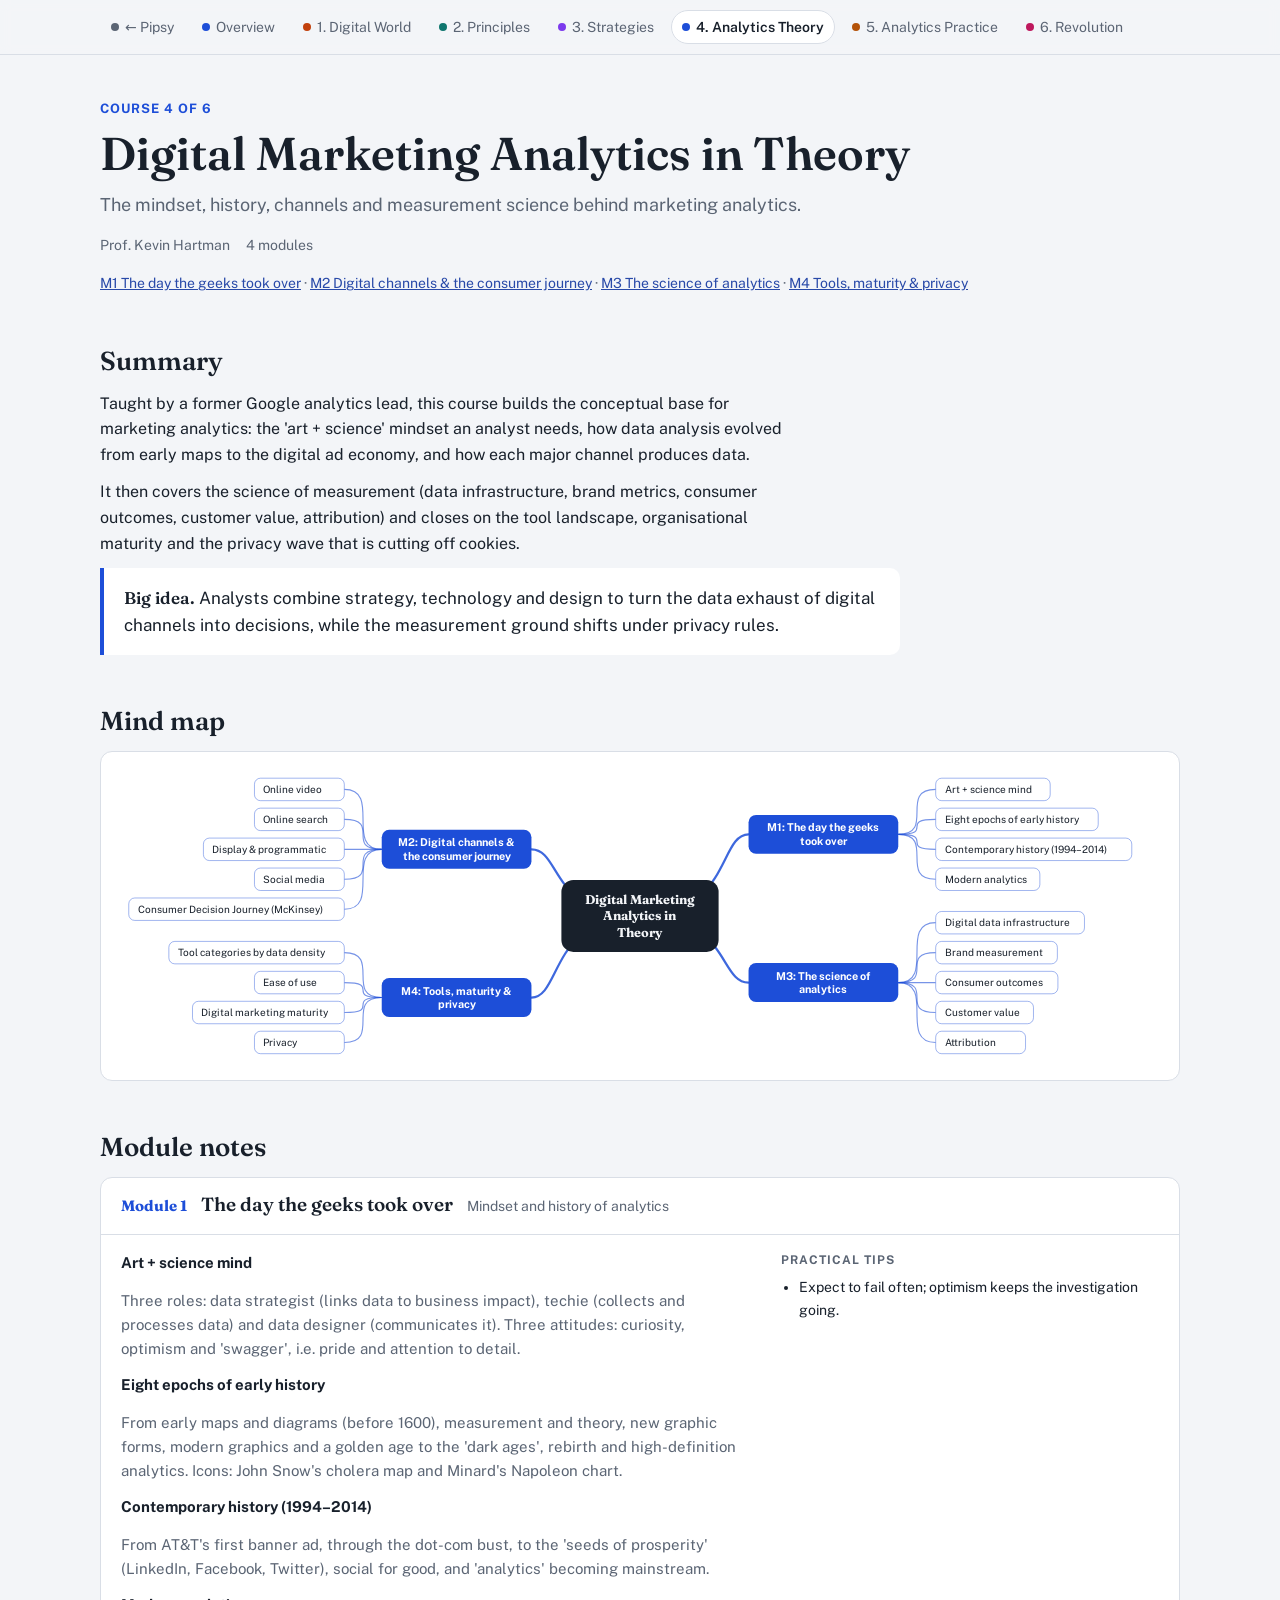
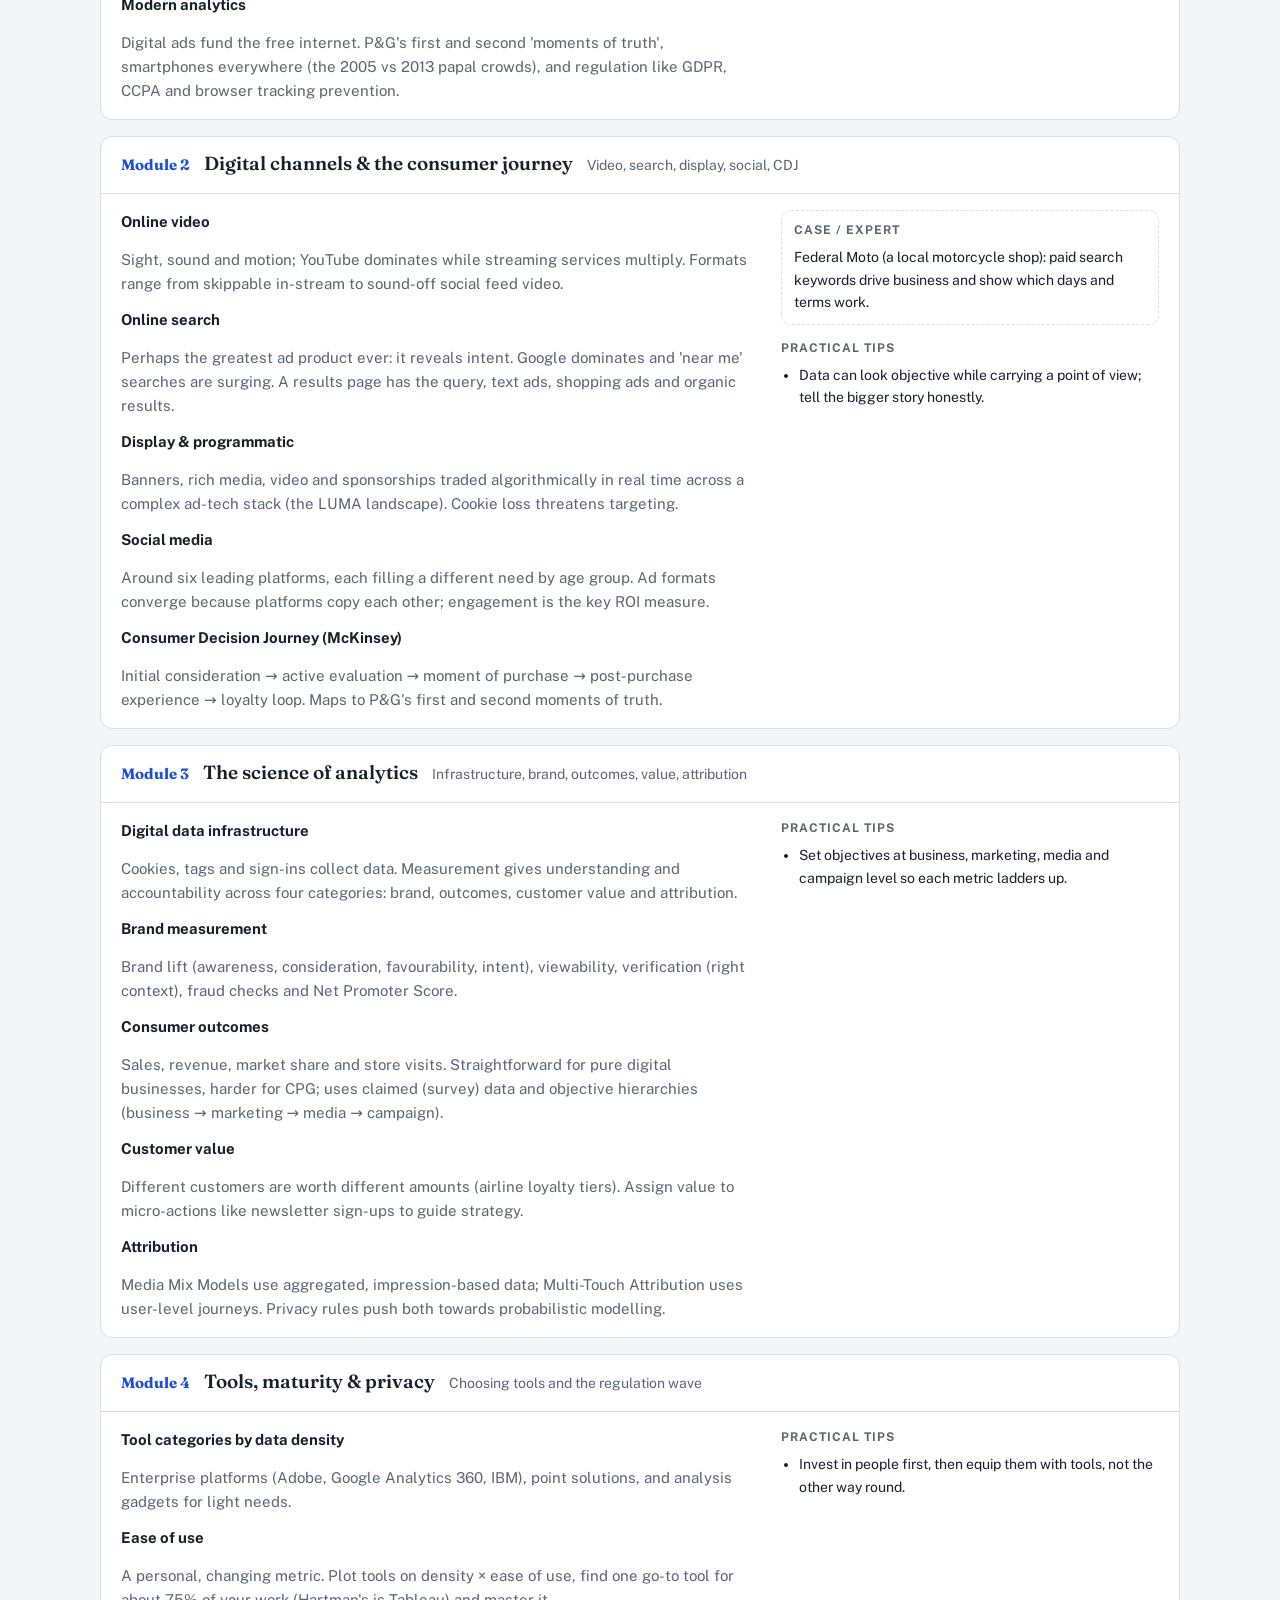
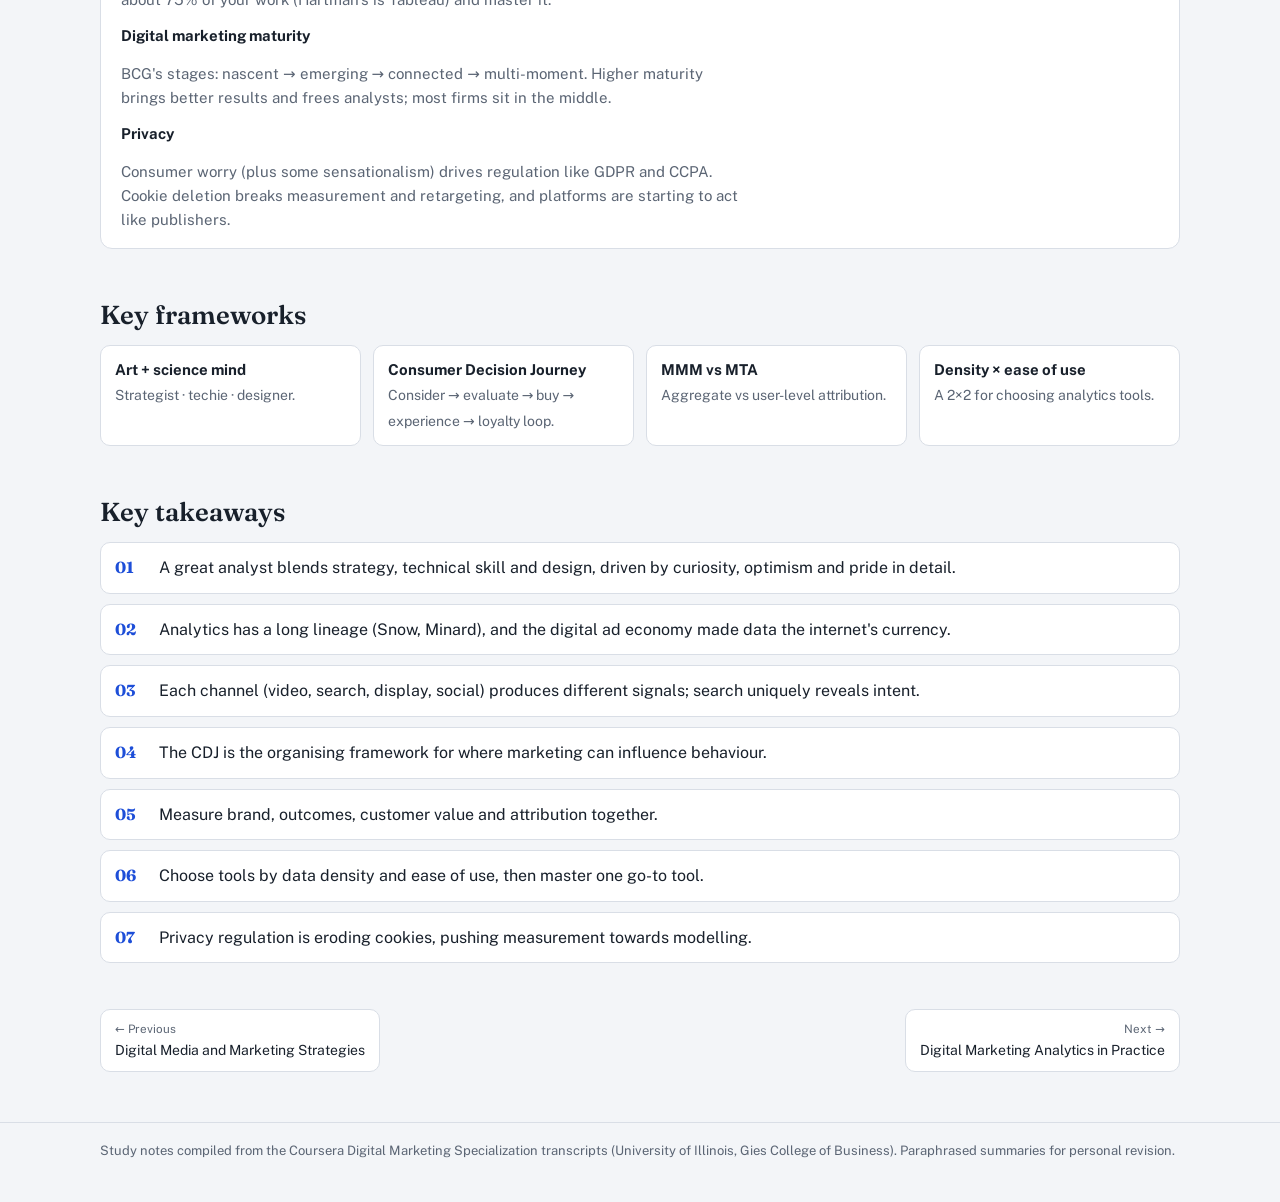
<file: dm/analytics-theory.html>
<!DOCTYPE html>
<html lang="en"><head><meta charset="utf-8"><meta name="viewport" content="width=device-width,initial-scale=1">
<title>Digital Marketing Analytics in Theory</title><link rel="preconnect" href="https://fonts.googleapis.com"><link rel="preconnect" href="https://fonts.gstatic.com" crossorigin><link href="https://fonts.googleapis.com/css2?family=Fraunces:opsz,wght@9..144,500;9..144,600;9..144,700&family=Public+Sans:wght@400;600;700&display=swap" rel="stylesheet"><link rel="stylesheet" href="style.css"></head>
<body class="c4"><nav class="top" aria-label="Pages"><div class="wrap"><a href="../#/series/digital-marketing-specialization"><span class="dot" style="background:var(--muted)"></span>← Pipsy</a><a href="index.html"><span class="dot"></span>Overview</a><a class="c1" href="marketing-digital-world.html"><span class="dot"></span>1. Digital World</a><a class="c2" href="media-marketing-principles.html"><span class="dot"></span>2. Principles</a><a class="c3" href="media-marketing-strategies.html"><span class="dot"></span>3. Strategies</a><a class="c4" href="analytics-theory.html" aria-current="page"><span class="dot"></span>4. Analytics Theory</a><a class="c5" href="analytics-practice.html"><span class="dot"></span>5. Analytics Practice</a><a class="c6" href="digital-marketing-revolution.html"><span class="dot"></span>6. Revolution</a></div></nav><header class="hero"><div class="wrap">
<div class="eyebrow">Course 4 of 6</div><h1>Digital Marketing Analytics in Theory</h1>
<p class="lede">The mindset, history, channels and measurement science behind marketing analytics.</p>
<div class="meta"><span>Prof. Kevin Hartman</span><span>4 modules</span><span><a href="#module-1">M1 The day the geeks took over</a> · <a href="#module-2">M2 Digital channels &amp; the consumer journey</a> · <a href="#module-3">M3 The science of analytics</a> · <a href="#module-4">M4 Tools, maturity &amp; privacy</a></span></div>
</div></header>
<main class="wrap">
<section><h2>Summary</h2><div class="prose"><p>Taught by a former Google analytics lead, this course builds the conceptual base for marketing analytics: the &#x27;art + science&#x27; mindset an analyst needs, how data analysis evolved from early maps to the digital ad economy, and how each major channel produces data.</p><p>It then covers the science of measurement (data infrastructure, brand metrics, consumer outcomes, customer value, attribution) and closes on the tool landscape, organisational maturity and the privacy wave that is cutting off cookies.</p></div><div class="big"><b>Big idea.</b> Analysts combine strategy, technology and design to turn the data exhaust of digital channels into decisions, while the measurement ground shifts under privacy rules.</div></section>
<section><h2>Mind map</h2><div class="mm" data-mindmap="{&quot;center&quot;: &quot;Digital Marketing Analytics in Theory&quot;, &quot;branches&quot;: [{&quot;label&quot;: &quot;M1: The day the geeks took over&quot;, &quot;color&quot;: &quot;#1d4ed8&quot;, &quot;leaves&quot;: [&quot;Art + science mind&quot;, &quot;Eight epochs of early history&quot;, &quot;Contemporary history (1994\u20132014)&quot;, &quot;Modern analytics&quot;]}, {&quot;label&quot;: &quot;M2: Digital channels &amp; the consumer journey&quot;, &quot;color&quot;: &quot;#1d4ed8&quot;, &quot;leaves&quot;: [&quot;Online video&quot;, &quot;Online search&quot;, &quot;Display &amp; programmatic&quot;, &quot;Social media&quot;, &quot;Consumer Decision Journey (McKinsey)&quot;]}, {&quot;label&quot;: &quot;M3: The science of analytics&quot;, &quot;color&quot;: &quot;#1d4ed8&quot;, &quot;leaves&quot;: [&quot;Digital data infrastructure&quot;, &quot;Brand measurement&quot;, &quot;Consumer outcomes&quot;, &quot;Customer value&quot;, &quot;Attribution&quot;]}, {&quot;label&quot;: &quot;M4: Tools, maturity &amp; privacy&quot;, &quot;color&quot;: &quot;#1d4ed8&quot;, &quot;leaves&quot;: [&quot;Tool categories by data density&quot;, &quot;Ease of use&quot;, &quot;Digital marketing maturity&quot;, &quot;Privacy&quot;]}]}"></div></section>
<section><h2>Module notes</h2><div class="grid"><article class="mod" id="module-1"><div class="mod-head"><span class="mn">Module 1</span><h3>The day the geeks took over</h3><span class="ms">Mindset and history of analytics</span></div>
<div class="mod-body"><dl class="concepts"><dt>Art + science mind</dt><dd>Three roles: data strategist (links data to business impact), techie (collects and processes data) and data designer (communicates it). Three attitudes: curiosity, optimism and &#x27;swagger&#x27;, i.e. pride and attention to detail.</dd><dt>Eight epochs of early history</dt><dd>From early maps and diagrams (before 1600), measurement and theory, new graphic forms, modern graphics and a golden age to the &#x27;dark ages&#x27;, rebirth and high-definition analytics. Icons: John Snow&#x27;s cholera map and Minard&#x27;s Napoleon chart.</dd><dt>Contemporary history (1994–2014)</dt><dd>From AT&amp;T&#x27;s first banner ad, through the dot-com bust, to the &#x27;seeds of prosperity&#x27; (LinkedIn, Facebook, Twitter), social for good, and &#x27;analytics&#x27; becoming mainstream.</dd><dt>Modern analytics</dt><dd>Digital ads fund the free internet. P&amp;G&#x27;s first and second &#x27;moments of truth&#x27;, smartphones everywhere (the 2005 vs 2013 papal crowds), and regulation like GDPR, CCPA and browser tracking prevention.</dd></dl><div class="side"><div><h4>Practical tips</h4><ul><li>Expect to fail often; optimism keeps the investigation going.</li></ul></div></div></div></article><article class="mod" id="module-2"><div class="mod-head"><span class="mn">Module 2</span><h3>Digital channels &amp; the consumer journey</h3><span class="ms">Video, search, display, social, CDJ</span></div>
<div class="mod-body"><dl class="concepts"><dt>Online video</dt><dd>Sight, sound and motion; YouTube dominates while streaming services multiply. Formats range from skippable in-stream to sound-off social feed video.</dd><dt>Online search</dt><dd>Perhaps the greatest ad product ever: it reveals intent. Google dominates and &#x27;near me&#x27; searches are surging. A results page has the query, text ads, shopping ads and organic results.</dd><dt>Display &amp; programmatic</dt><dd>Banners, rich media, video and sponsorships traded algorithmically in real time across a complex ad-tech stack (the LUMA landscape). Cookie loss threatens targeting.</dd><dt>Social media</dt><dd>Around six leading platforms, each filling a different need by age group. Ad formats converge because platforms copy each other; engagement is the key ROI measure.</dd><dt>Consumer Decision Journey (McKinsey)</dt><dd>Initial consideration → active evaluation → moment of purchase → post-purchase experience → loyalty loop. Maps to P&amp;G&#x27;s first and second moments of truth.</dd></dl><div class="side"><div class="box"><h4>Case / expert</h4><p>Federal Moto (a local motorcycle shop): paid search keywords drive business and show which days and terms work.</p></div><div><h4>Practical tips</h4><ul><li>Data can look objective while carrying a point of view; tell the bigger story honestly.</li></ul></div></div></div></article><article class="mod" id="module-3"><div class="mod-head"><span class="mn">Module 3</span><h3>The science of analytics</h3><span class="ms">Infrastructure, brand, outcomes, value, attribution</span></div>
<div class="mod-body"><dl class="concepts"><dt>Digital data infrastructure</dt><dd>Cookies, tags and sign-ins collect data. Measurement gives understanding and accountability across four categories: brand, outcomes, customer value and attribution.</dd><dt>Brand measurement</dt><dd>Brand lift (awareness, consideration, favourability, intent), viewability, verification (right context), fraud checks and Net Promoter Score.</dd><dt>Consumer outcomes</dt><dd>Sales, revenue, market share and store visits. Straightforward for pure digital businesses, harder for CPG; uses claimed (survey) data and objective hierarchies (business → marketing → media → campaign).</dd><dt>Customer value</dt><dd>Different customers are worth different amounts (airline loyalty tiers). Assign value to micro-actions like newsletter sign-ups to guide strategy.</dd><dt>Attribution</dt><dd>Media Mix Models use aggregated, impression-based data; Multi-Touch Attribution uses user-level journeys. Privacy rules push both towards probabilistic modelling.</dd></dl><div class="side"><div><h4>Practical tips</h4><ul><li>Set objectives at business, marketing, media and campaign level so each metric ladders up.</li></ul></div></div></div></article><article class="mod" id="module-4"><div class="mod-head"><span class="mn">Module 4</span><h3>Tools, maturity &amp; privacy</h3><span class="ms">Choosing tools and the regulation wave</span></div>
<div class="mod-body"><dl class="concepts"><dt>Tool categories by data density</dt><dd>Enterprise platforms (Adobe, Google Analytics 360, IBM), point solutions, and analysis gadgets for light needs.</dd><dt>Ease of use</dt><dd>A personal, changing metric. Plot tools on density × ease of use, find one go-to tool for about 75% of your work (Hartman&#x27;s is Tableau) and master it.</dd><dt>Digital marketing maturity</dt><dd>BCG&#x27;s stages: nascent → emerging → connected → multi-moment. Higher maturity brings better results and frees analysts; most firms sit in the middle.</dd><dt>Privacy</dt><dd>Consumer worry (plus some sensationalism) drives regulation like GDPR and CCPA. Cookie deletion breaks measurement and retargeting, and platforms are starting to act like publishers.</dd></dl><div class="side"><div><h4>Practical tips</h4><ul><li>Invest in people first, then equip them with tools, not the other way round.</li></ul></div></div></div></article></div></section>
<section><h2>Key frameworks</h2><div class="fw"><div><b>Art + science mind</b><span>Strategist · techie · designer.</span></div><div><b>Consumer Decision Journey</b><span>Consider → evaluate → buy → experience → loyalty loop.</span></div><div><b>MMM vs MTA</b><span>Aggregate vs user-level attribution.</span></div><div><b>Density × ease of use</b><span>A 2×2 for choosing analytics tools.</span></div></div></section>
<section><h2>Key takeaways</h2><ol class="takeaways"><li>A great analyst blends strategy, technical skill and design, driven by curiosity, optimism and pride in detail.</li><li>Analytics has a long lineage (Snow, Minard), and the digital ad economy made data the internet&#x27;s currency.</li><li>Each channel (video, search, display, social) produces different signals; search uniquely reveals intent.</li><li>The CDJ is the organising framework for where marketing can influence behaviour.</li><li>Measure brand, outcomes, customer value and attribution together.</li><li>Choose tools by data density and ease of use, then master one go-to tool.</li><li>Privacy regulation is eroding cookies, pushing measurement towards modelling.</li></ol></section>
<div class="pager"><a href="media-marketing-strategies.html"><small>← Previous</small>Digital Media and Marketing Strategies</a><a href="analytics-practice.html" style="text-align:right"><small>Next →</small>Digital Marketing Analytics in Practice</a></div>
</main>
<footer><div class="wrap">Study notes compiled from the Coursera Digital Marketing Specialization transcripts (University of Illinois, Gies College of Business). Paraphrased summaries for personal revision.</div></footer>
<script src="mindmap.js"></script></body></html>
</file>
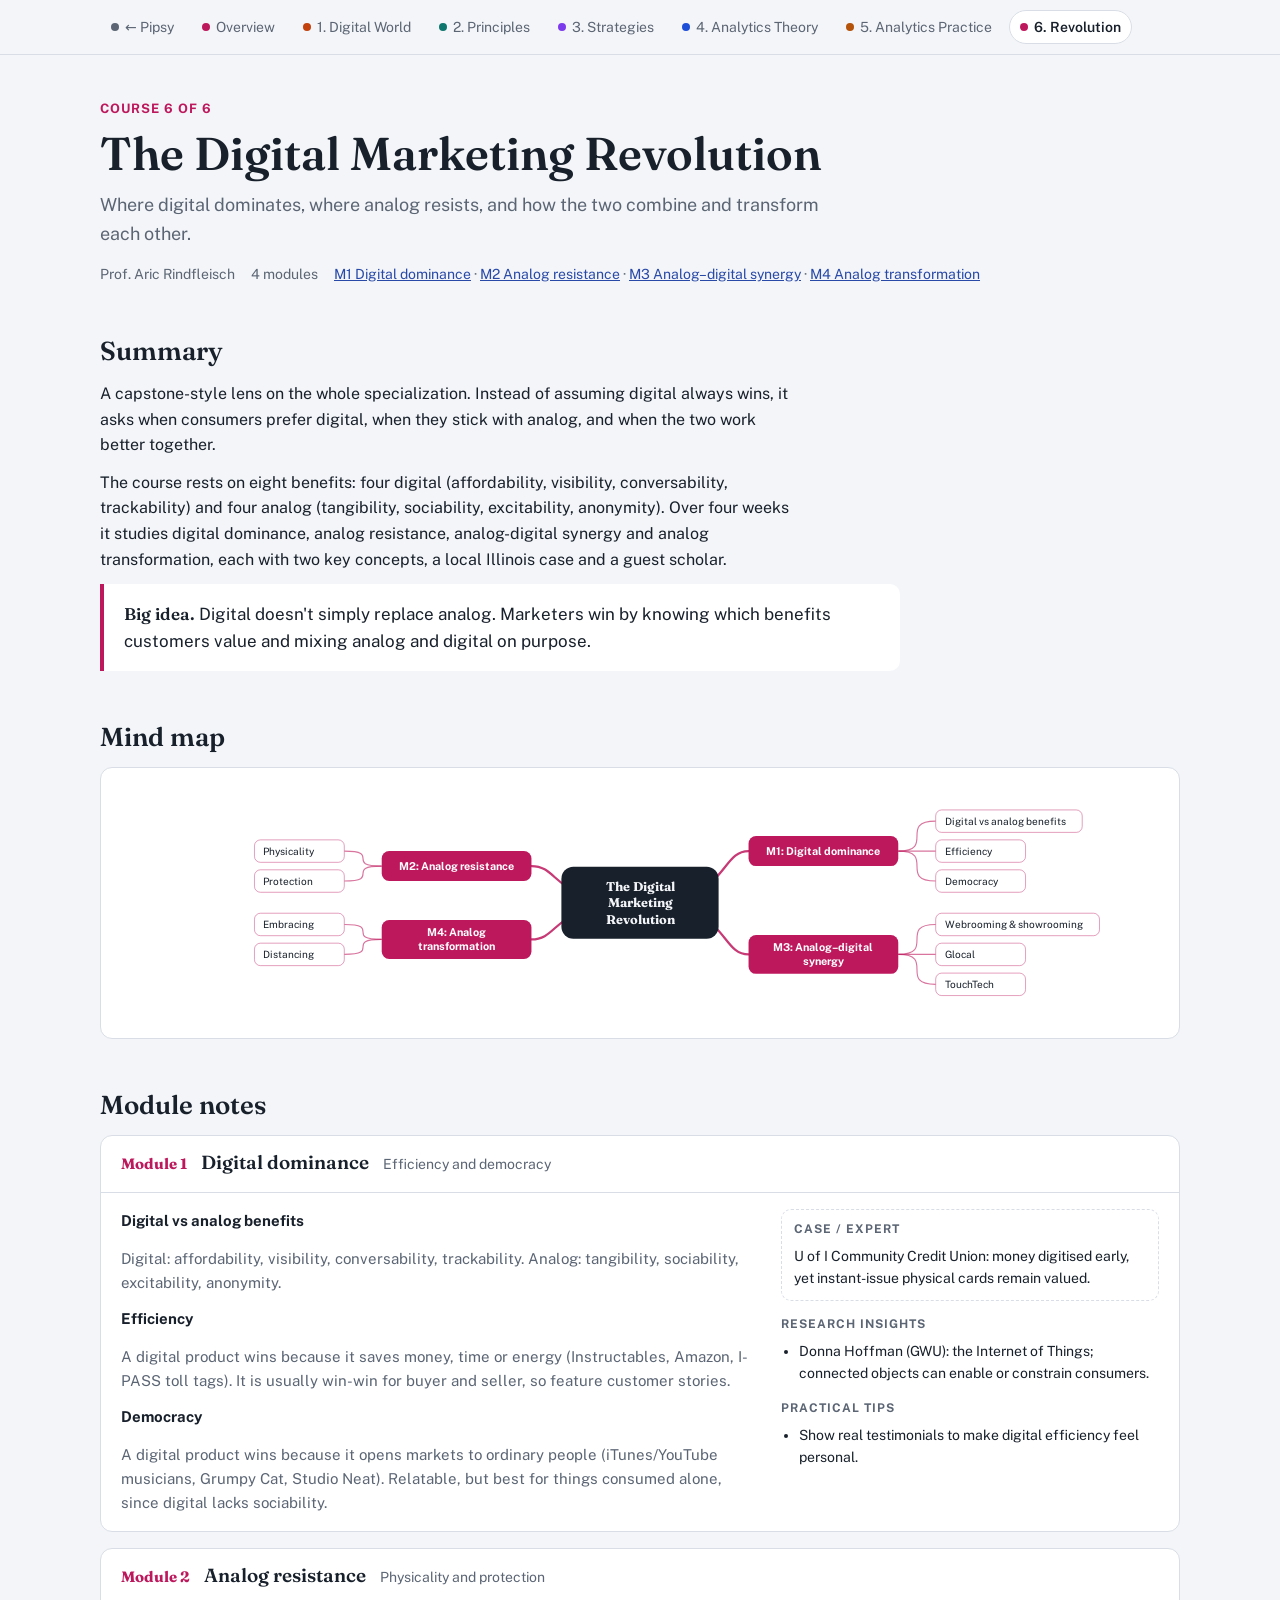
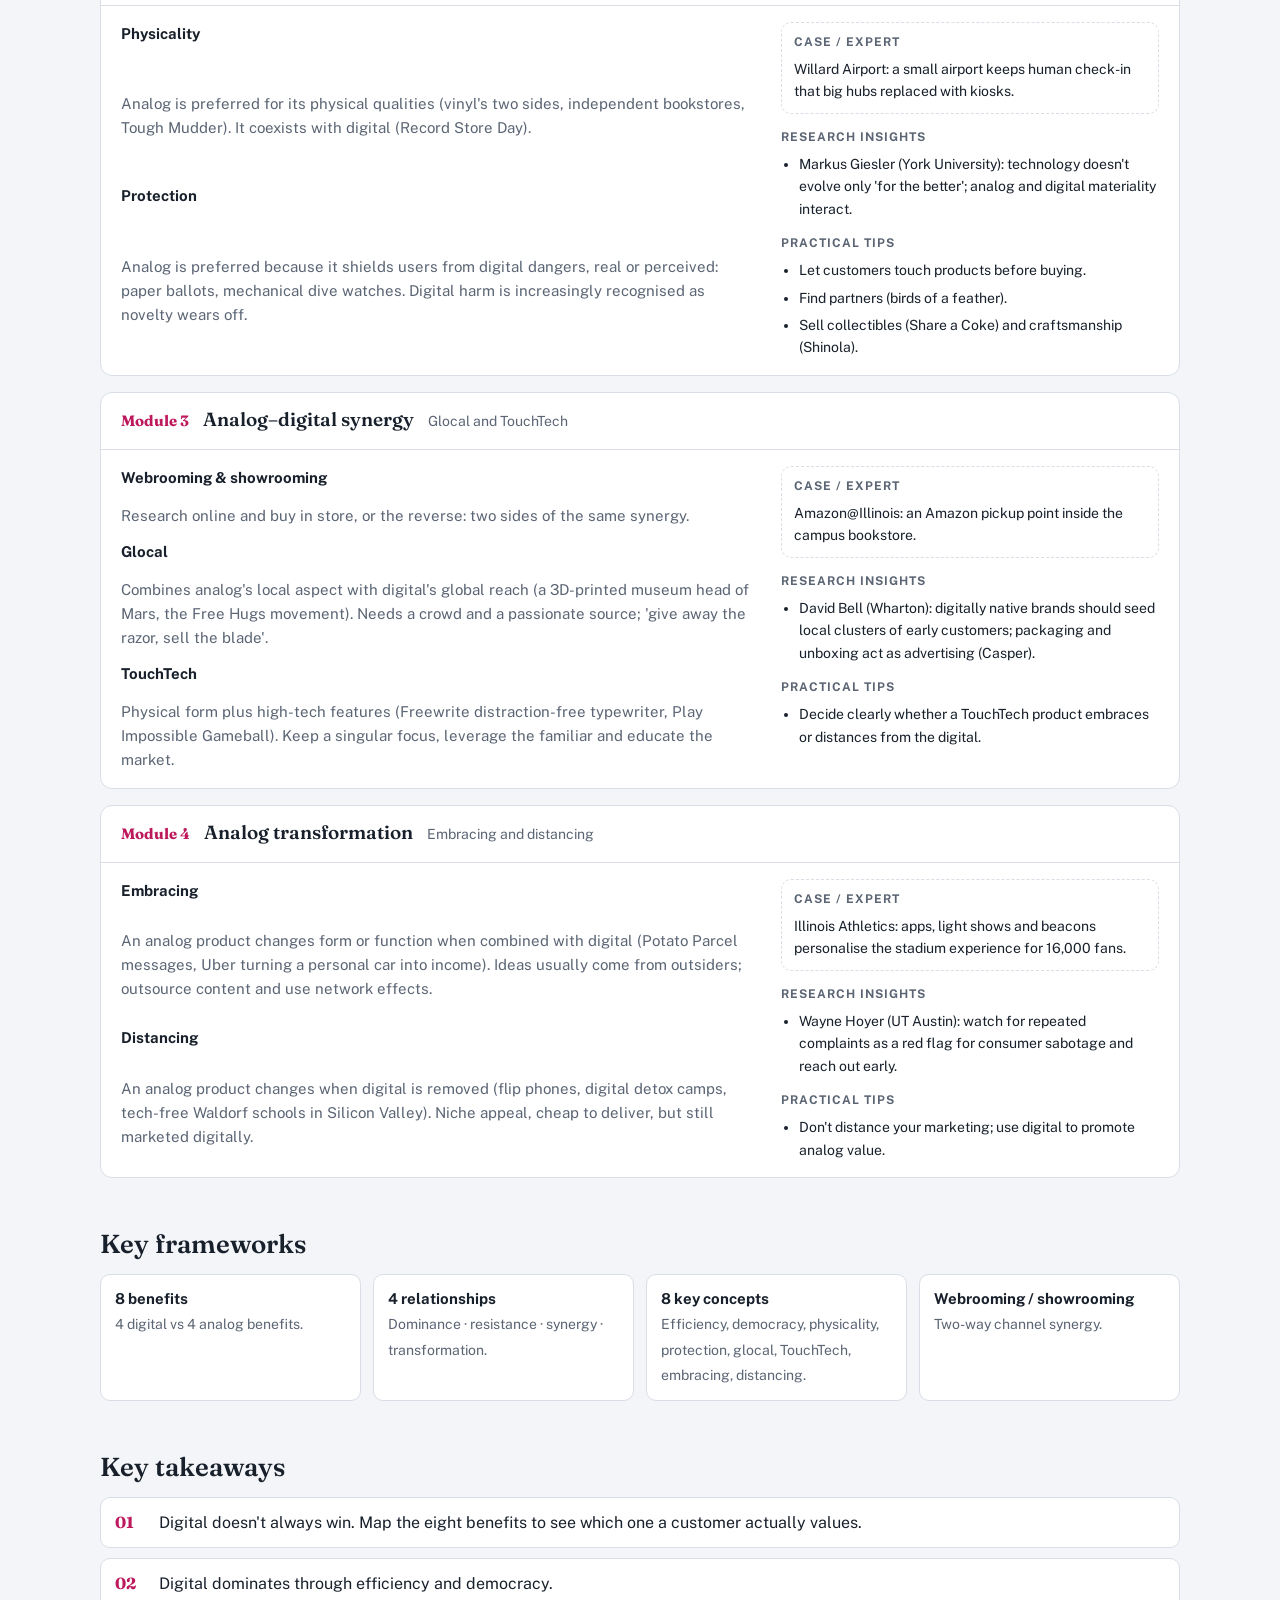
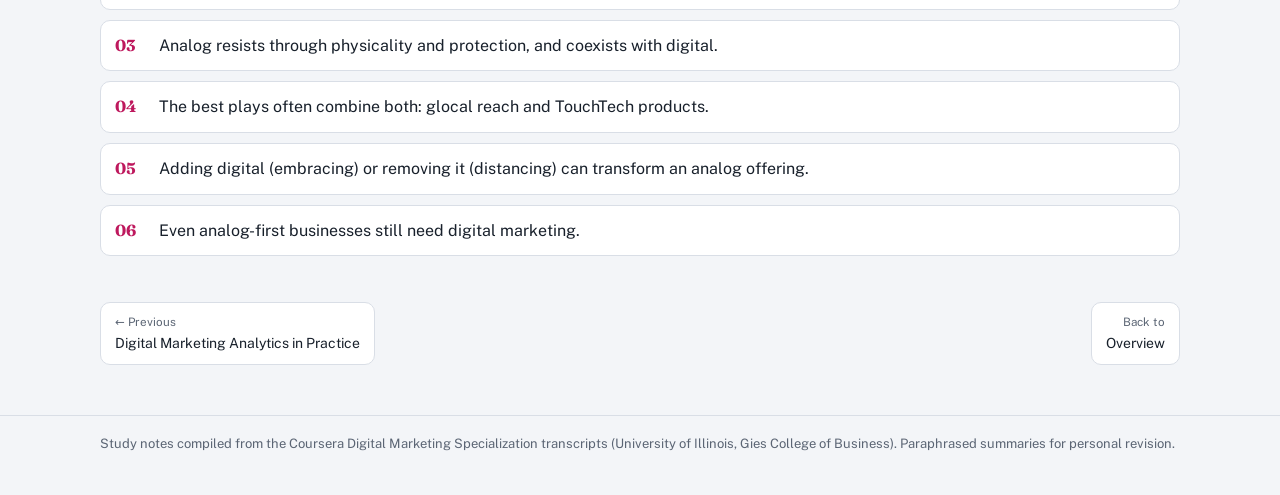
<file: dm/digital-marketing-revolution.html>
<!DOCTYPE html>
<html lang="en"><head><meta charset="utf-8"><meta name="viewport" content="width=device-width,initial-scale=1">
<title>The Digital Marketing Revolution</title><link rel="preconnect" href="https://fonts.googleapis.com"><link rel="preconnect" href="https://fonts.gstatic.com" crossorigin><link href="https://fonts.googleapis.com/css2?family=Fraunces:opsz,wght@9..144,500;9..144,600;9..144,700&family=Public+Sans:wght@400;600;700&display=swap" rel="stylesheet"><link rel="stylesheet" href="style.css"></head>
<body class="c6"><nav class="top" aria-label="Pages"><div class="wrap"><a href="../#/series/digital-marketing-specialization"><span class="dot" style="background:var(--muted)"></span>← Pipsy</a><a href="index.html"><span class="dot"></span>Overview</a><a class="c1" href="marketing-digital-world.html"><span class="dot"></span>1. Digital World</a><a class="c2" href="media-marketing-principles.html"><span class="dot"></span>2. Principles</a><a class="c3" href="media-marketing-strategies.html"><span class="dot"></span>3. Strategies</a><a class="c4" href="analytics-theory.html"><span class="dot"></span>4. Analytics Theory</a><a class="c5" href="analytics-practice.html"><span class="dot"></span>5. Analytics Practice</a><a class="c6" href="digital-marketing-revolution.html" aria-current="page"><span class="dot"></span>6. Revolution</a></div></nav><header class="hero"><div class="wrap">
<div class="eyebrow">Course 6 of 6</div><h1>The Digital Marketing Revolution</h1>
<p class="lede">Where digital dominates, where analog resists, and how the two combine and transform each other.</p>
<div class="meta"><span>Prof. Aric Rindfleisch</span><span>4 modules</span><span><a href="#module-1">M1 Digital dominance</a> · <a href="#module-2">M2 Analog resistance</a> · <a href="#module-3">M3 Analog–digital synergy</a> · <a href="#module-4">M4 Analog transformation</a></span></div>
</div></header>
<main class="wrap">
<section><h2>Summary</h2><div class="prose"><p>A capstone-style lens on the whole specialization. Instead of assuming digital always wins, it asks when consumers prefer digital, when they stick with analog, and when the two work better together.</p><p>The course rests on eight benefits: four digital (affordability, visibility, conversability, trackability) and four analog (tangibility, sociability, excitability, anonymity). Over four weeks it studies digital dominance, analog resistance, analog-digital synergy and analog transformation, each with two key concepts, a local Illinois case and a guest scholar.</p></div><div class="big"><b>Big idea.</b> Digital doesn&#x27;t simply replace analog. Marketers win by knowing which benefits customers value and mixing analog and digital on purpose.</div></section>
<section><h2>Mind map</h2><div class="mm" data-mindmap="{&quot;center&quot;: &quot;The Digital Marketing Revolution&quot;, &quot;branches&quot;: [{&quot;label&quot;: &quot;M1: Digital dominance&quot;, &quot;color&quot;: &quot;#be185d&quot;, &quot;leaves&quot;: [&quot;Digital vs analog benefits&quot;, &quot;Efficiency&quot;, &quot;Democracy&quot;]}, {&quot;label&quot;: &quot;M2: Analog resistance&quot;, &quot;color&quot;: &quot;#be185d&quot;, &quot;leaves&quot;: [&quot;Physicality&quot;, &quot;Protection&quot;]}, {&quot;label&quot;: &quot;M3: Analog\u2013digital synergy&quot;, &quot;color&quot;: &quot;#be185d&quot;, &quot;leaves&quot;: [&quot;Webrooming &amp; showrooming&quot;, &quot;Glocal&quot;, &quot;TouchTech&quot;]}, {&quot;label&quot;: &quot;M4: Analog transformation&quot;, &quot;color&quot;: &quot;#be185d&quot;, &quot;leaves&quot;: [&quot;Embracing&quot;, &quot;Distancing&quot;]}]}"></div></section>
<section><h2>Module notes</h2><div class="grid"><article class="mod" id="module-1"><div class="mod-head"><span class="mn">Module 1</span><h3>Digital dominance</h3><span class="ms">Efficiency and democracy</span></div>
<div class="mod-body"><dl class="concepts"><dt>Digital vs analog benefits</dt><dd>Digital: affordability, visibility, conversability, trackability. Analog: tangibility, sociability, excitability, anonymity.</dd><dt>Efficiency</dt><dd>A digital product wins because it saves money, time or energy (Instructables, Amazon, I-PASS toll tags). It is usually win-win for buyer and seller, so feature customer stories.</dd><dt>Democracy</dt><dd>A digital product wins because it opens markets to ordinary people (iTunes/YouTube musicians, Grumpy Cat, Studio Neat). Relatable, but best for things consumed alone, since digital lacks sociability.</dd></dl><div class="side"><div class="box"><h4>Case / expert</h4><p>U of I Community Credit Union: money digitised early, yet instant-issue physical cards remain valued.</p></div><div><h4>Research insights</h4><ul><li>Donna Hoffman (GWU): the Internet of Things; connected objects can enable or constrain consumers.</li></ul></div><div><h4>Practical tips</h4><ul><li>Show real testimonials to make digital efficiency feel personal.</li></ul></div></div></div></article><article class="mod" id="module-2"><div class="mod-head"><span class="mn">Module 2</span><h3>Analog resistance</h3><span class="ms">Physicality and protection</span></div>
<div class="mod-body"><dl class="concepts"><dt>Physicality</dt><dd>Analog is preferred for its physical qualities (vinyl&#x27;s two sides, independent bookstores, Tough Mudder). It coexists with digital (Record Store Day).</dd><dt>Protection</dt><dd>Analog is preferred because it shields users from digital dangers, real or perceived: paper ballots, mechanical dive watches. Digital harm is increasingly recognised as novelty wears off.</dd></dl><div class="side"><div class="box"><h4>Case / expert</h4><p>Willard Airport: a small airport keeps human check-in that big hubs replaced with kiosks.</p></div><div><h4>Research insights</h4><ul><li>Markus Giesler (York University): technology doesn&#x27;t evolve only &#x27;for the better&#x27;; analog and digital materiality interact.</li></ul></div><div><h4>Practical tips</h4><ul><li>Let customers touch products before buying.</li><li>Find partners (birds of a feather).</li><li>Sell collectibles (Share a Coke) and craftsmanship (Shinola).</li></ul></div></div></div></article><article class="mod" id="module-3"><div class="mod-head"><span class="mn">Module 3</span><h3>Analog–digital synergy</h3><span class="ms">Glocal and TouchTech</span></div>
<div class="mod-body"><dl class="concepts"><dt>Webrooming &amp; showrooming</dt><dd>Research online and buy in store, or the reverse: two sides of the same synergy.</dd><dt>Glocal</dt><dd>Combines analog&#x27;s local aspect with digital&#x27;s global reach (a 3D-printed museum head of Mars, the Free Hugs movement). Needs a crowd and a passionate source; &#x27;give away the razor, sell the blade&#x27;.</dd><dt>TouchTech</dt><dd>Physical form plus high-tech features (Freewrite distraction-free typewriter, Play Impossible Gameball). Keep a singular focus, leverage the familiar and educate the market.</dd></dl><div class="side"><div class="box"><h4>Case / expert</h4><p>Amazon@Illinois: an Amazon pickup point inside the campus bookstore.</p></div><div><h4>Research insights</h4><ul><li>David Bell (Wharton): digitally native brands should seed local clusters of early customers; packaging and unboxing act as advertising (Casper).</li></ul></div><div><h4>Practical tips</h4><ul><li>Decide clearly whether a TouchTech product embraces or distances from the digital.</li></ul></div></div></div></article><article class="mod" id="module-4"><div class="mod-head"><span class="mn">Module 4</span><h3>Analog transformation</h3><span class="ms">Embracing and distancing</span></div>
<div class="mod-body"><dl class="concepts"><dt>Embracing</dt><dd>An analog product changes form or function when combined with digital (Potato Parcel messages, Uber turning a personal car into income). Ideas usually come from outsiders; outsource content and use network effects.</dd><dt>Distancing</dt><dd>An analog product changes when digital is removed (flip phones, digital detox camps, tech-free Waldorf schools in Silicon Valley). Niche appeal, cheap to deliver, but still marketed digitally.</dd></dl><div class="side"><div class="box"><h4>Case / expert</h4><p>Illinois Athletics: apps, light shows and beacons personalise the stadium experience for 16,000 fans.</p></div><div><h4>Research insights</h4><ul><li>Wayne Hoyer (UT Austin): watch for repeated complaints as a red flag for consumer sabotage and reach out early.</li></ul></div><div><h4>Practical tips</h4><ul><li>Don&#x27;t distance your marketing; use digital to promote analog value.</li></ul></div></div></div></article></div></section>
<section><h2>Key frameworks</h2><div class="fw"><div><b>8 benefits</b><span>4 digital vs 4 analog benefits.</span></div><div><b>4 relationships</b><span>Dominance · resistance · synergy · transformation.</span></div><div><b>8 key concepts</b><span>Efficiency, democracy, physicality, protection, glocal, TouchTech, embracing, distancing.</span></div><div><b>Webrooming / showrooming</b><span>Two-way channel synergy.</span></div></div></section>
<section><h2>Key takeaways</h2><ol class="takeaways"><li>Digital doesn&#x27;t always win. Map the eight benefits to see which one a customer actually values.</li><li>Digital dominates through efficiency and democracy.</li><li>Analog resists through physicality and protection, and coexists with digital.</li><li>The best plays often combine both: glocal reach and TouchTech products.</li><li>Adding digital (embracing) or removing it (distancing) can transform an analog offering.</li><li>Even analog-first businesses still need digital marketing.</li></ol></section>
<div class="pager"><a href="analytics-practice.html"><small>← Previous</small>Digital Marketing Analytics in Practice</a><a href="index.html" style="text-align:right"><small>Back to</small>Overview</a></div>
</main>
<footer><div class="wrap">Study notes compiled from the Coursera Digital Marketing Specialization transcripts (University of Illinois, Gies College of Business). Paraphrased summaries for personal revision.</div></footer>
<script src="mindmap.js"></script></body></html>
</file>
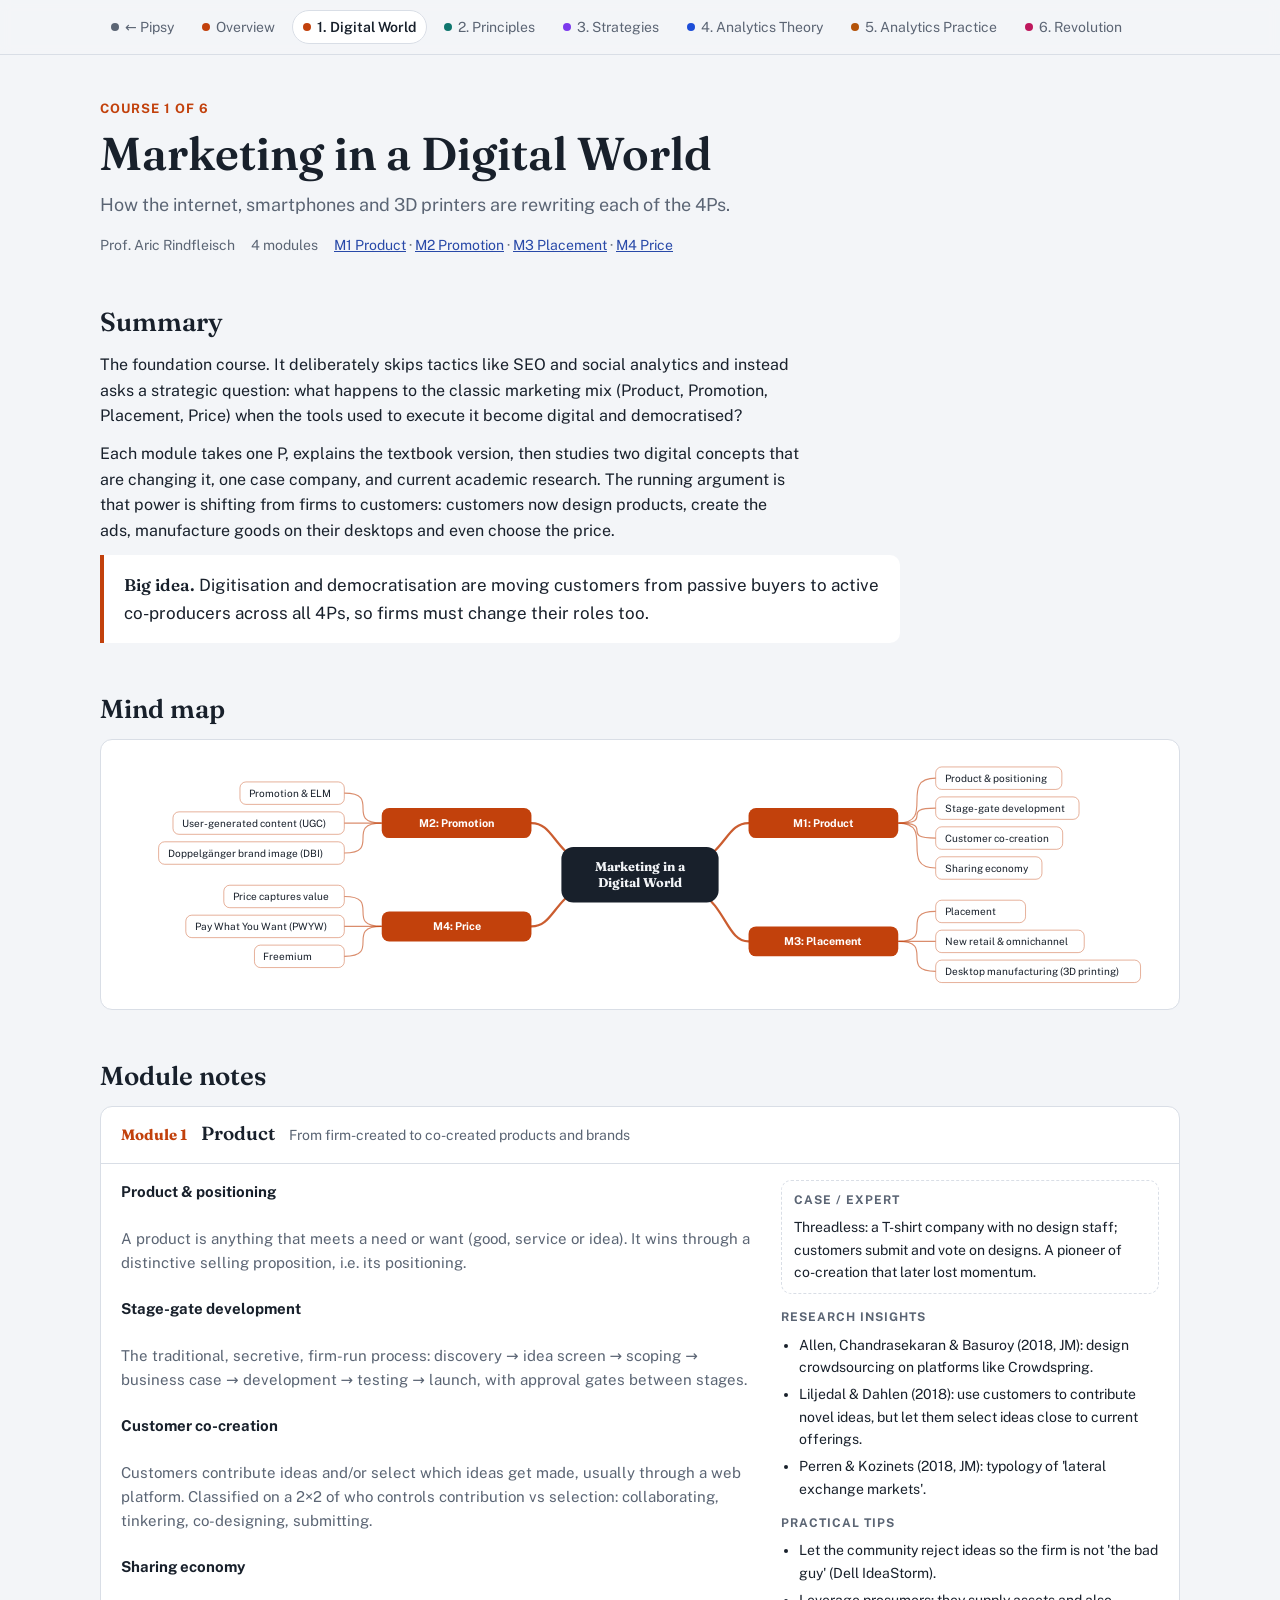
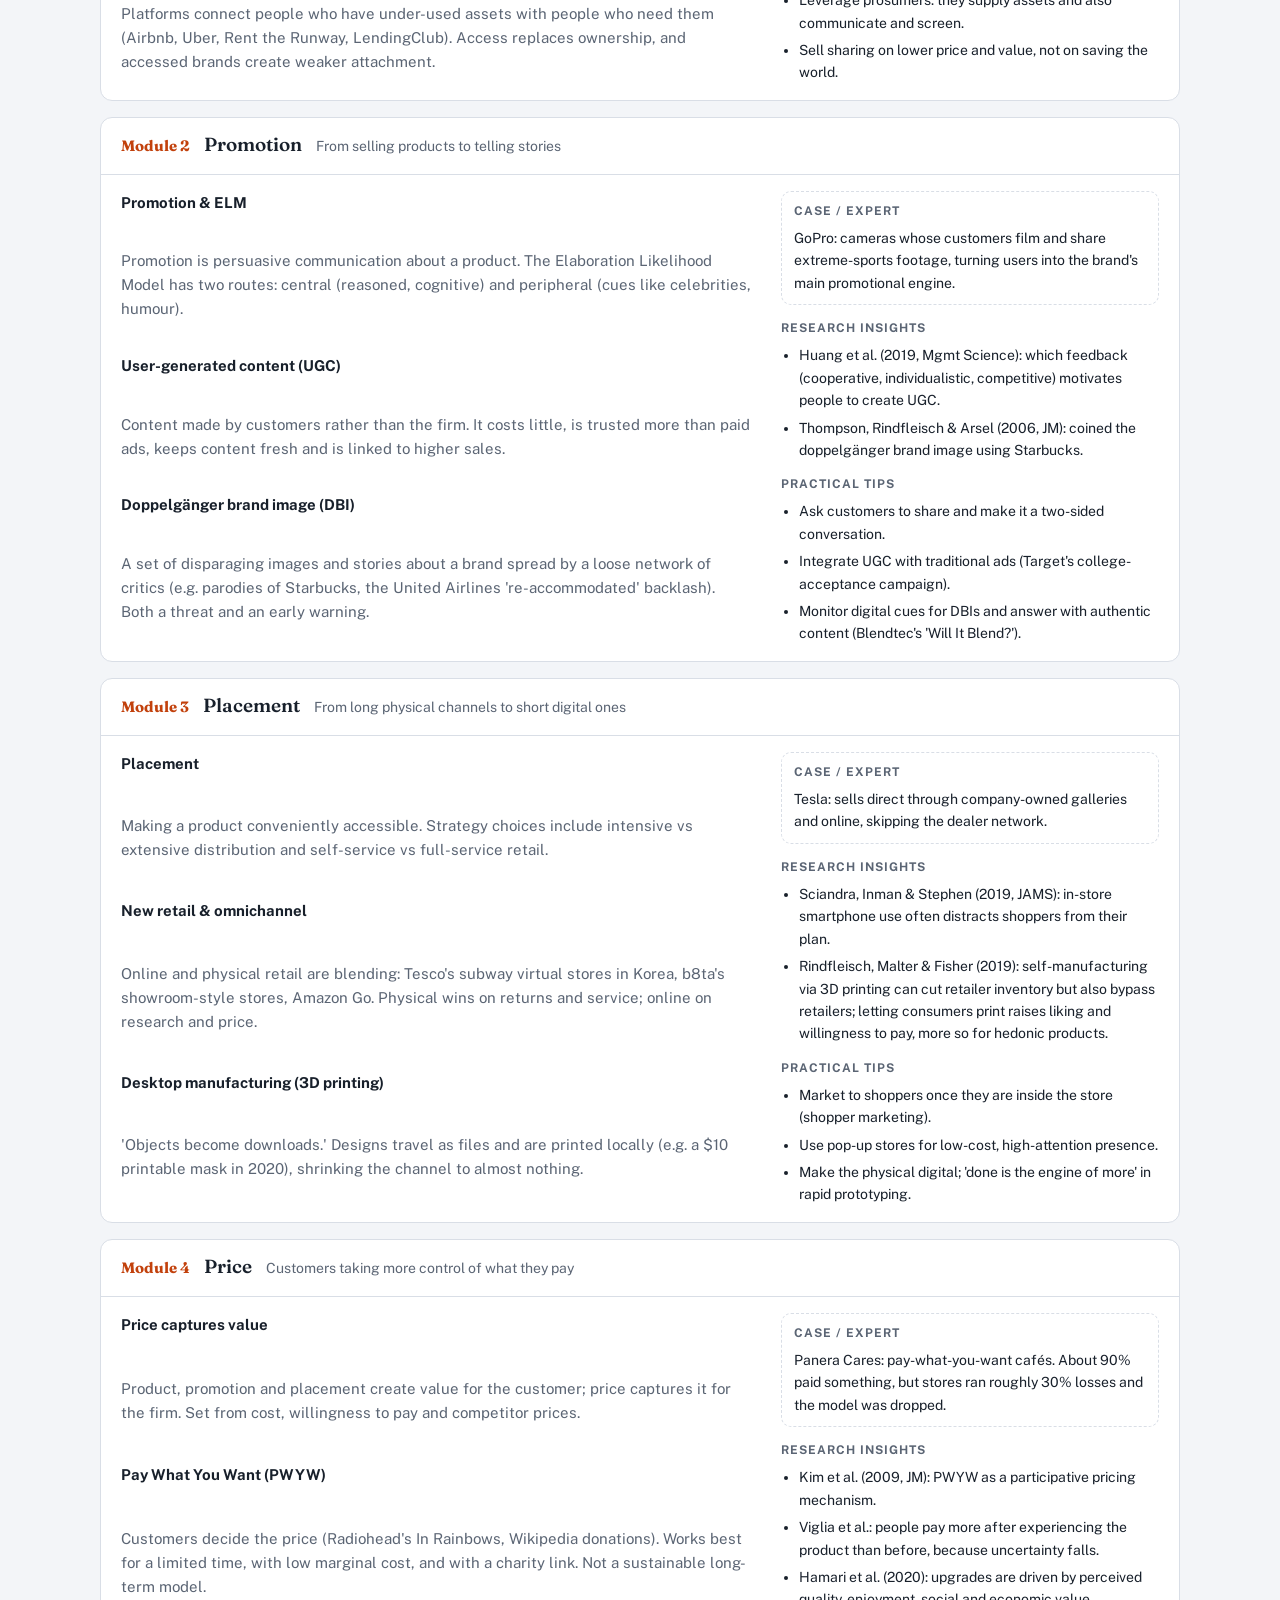
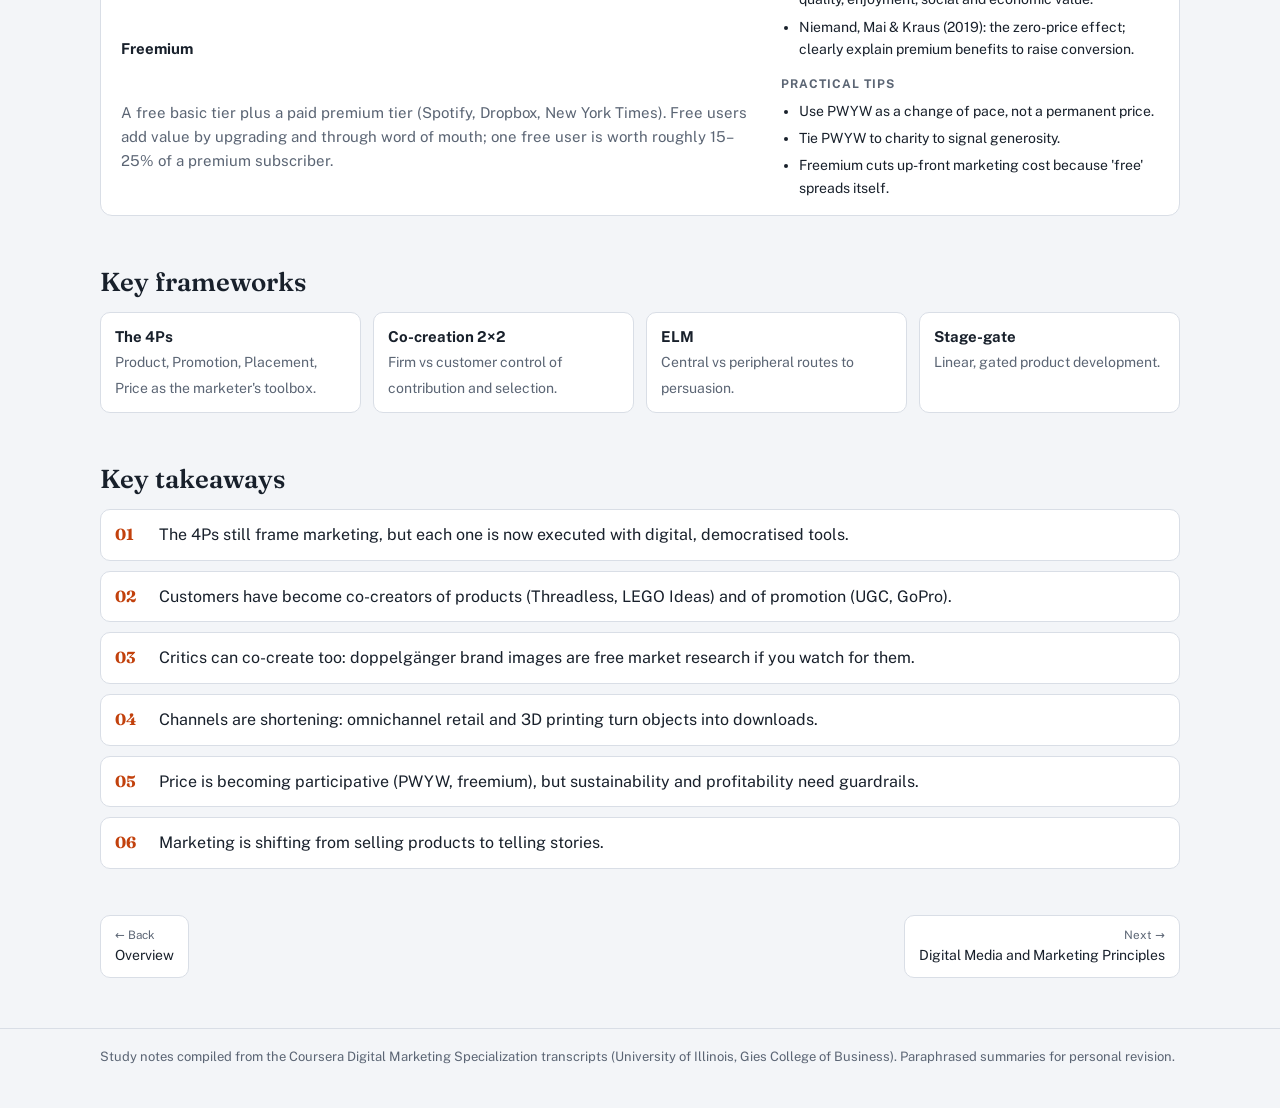
<file: dm/marketing-digital-world.html>
<!DOCTYPE html>
<html lang="en"><head><meta charset="utf-8"><meta name="viewport" content="width=device-width,initial-scale=1">
<title>Marketing in a Digital World</title><link rel="preconnect" href="https://fonts.googleapis.com"><link rel="preconnect" href="https://fonts.gstatic.com" crossorigin><link href="https://fonts.googleapis.com/css2?family=Fraunces:opsz,wght@9..144,500;9..144,600;9..144,700&family=Public+Sans:wght@400;600;700&display=swap" rel="stylesheet"><link rel="stylesheet" href="style.css"></head>
<body class="c1"><nav class="top" aria-label="Pages"><div class="wrap"><a href="../#/series/digital-marketing-specialization"><span class="dot" style="background:var(--muted)"></span>← Pipsy</a><a href="index.html"><span class="dot"></span>Overview</a><a class="c1" href="marketing-digital-world.html" aria-current="page"><span class="dot"></span>1. Digital World</a><a class="c2" href="media-marketing-principles.html"><span class="dot"></span>2. Principles</a><a class="c3" href="media-marketing-strategies.html"><span class="dot"></span>3. Strategies</a><a class="c4" href="analytics-theory.html"><span class="dot"></span>4. Analytics Theory</a><a class="c5" href="analytics-practice.html"><span class="dot"></span>5. Analytics Practice</a><a class="c6" href="digital-marketing-revolution.html"><span class="dot"></span>6. Revolution</a></div></nav><header class="hero"><div class="wrap">
<div class="eyebrow">Course 1 of 6</div><h1>Marketing in a Digital World</h1>
<p class="lede">How the internet, smartphones and 3D printers are rewriting each of the 4Ps.</p>
<div class="meta"><span>Prof. Aric Rindfleisch</span><span>4 modules</span><span><a href="#module-1">M1 Product</a> · <a href="#module-2">M2 Promotion</a> · <a href="#module-3">M3 Placement</a> · <a href="#module-4">M4 Price</a></span></div>
</div></header>
<main class="wrap">
<section><h2>Summary</h2><div class="prose"><p>The foundation course. It deliberately skips tactics like SEO and social analytics and instead asks a strategic question: what happens to the classic marketing mix (Product, Promotion, Placement, Price) when the tools used to execute it become digital and democratised?</p><p>Each module takes one P, explains the textbook version, then studies two digital concepts that are changing it, one case company, and current academic research. The running argument is that power is shifting from firms to customers: customers now design products, create the ads, manufacture goods on their desktops and even choose the price.</p></div><div class="big"><b>Big idea.</b> Digitisation and democratisation are moving customers from passive buyers to active co-producers across all 4Ps, so firms must change their roles too.</div></section>
<section><h2>Mind map</h2><div class="mm" data-mindmap="{&quot;center&quot;: &quot;Marketing in a Digital World&quot;, &quot;branches&quot;: [{&quot;label&quot;: &quot;M1: Product&quot;, &quot;color&quot;: &quot;#c2410c&quot;, &quot;leaves&quot;: [&quot;Product &amp; positioning&quot;, &quot;Stage-gate development&quot;, &quot;Customer co-creation&quot;, &quot;Sharing economy&quot;]}, {&quot;label&quot;: &quot;M2: Promotion&quot;, &quot;color&quot;: &quot;#c2410c&quot;, &quot;leaves&quot;: [&quot;Promotion &amp; ELM&quot;, &quot;User-generated content (UGC)&quot;, &quot;Doppelg\u00e4nger brand image (DBI)&quot;]}, {&quot;label&quot;: &quot;M3: Placement&quot;, &quot;color&quot;: &quot;#c2410c&quot;, &quot;leaves&quot;: [&quot;Placement&quot;, &quot;New retail &amp; omnichannel&quot;, &quot;Desktop manufacturing (3D printing)&quot;]}, {&quot;label&quot;: &quot;M4: Price&quot;, &quot;color&quot;: &quot;#c2410c&quot;, &quot;leaves&quot;: [&quot;Price captures value&quot;, &quot;Pay What You Want (PWYW)&quot;, &quot;Freemium&quot;]}]}"></div></section>
<section><h2>Module notes</h2><div class="grid"><article class="mod" id="module-1"><div class="mod-head"><span class="mn">Module 1</span><h3>Product</h3><span class="ms">From firm-created to co-created products and brands</span></div>
<div class="mod-body"><dl class="concepts"><dt>Product &amp; positioning</dt><dd>A product is anything that meets a need or want (good, service or idea). It wins through a distinctive selling proposition, i.e. its positioning.</dd><dt>Stage-gate development</dt><dd>The traditional, secretive, firm-run process: discovery → idea screen → scoping → business case → development → testing → launch, with approval gates between stages.</dd><dt>Customer co-creation</dt><dd>Customers contribute ideas and/or select which ideas get made, usually through a web platform. Classified on a 2×2 of who controls contribution vs selection: collaborating, tinkering, co-designing, submitting.</dd><dt>Sharing economy</dt><dd>Platforms connect people who have under-used assets with people who need them (Airbnb, Uber, Rent the Runway, LendingClub). Access replaces ownership, and accessed brands create weaker attachment.</dd></dl><div class="side"><div class="box"><h4>Case / expert</h4><p>Threadless: a T-shirt company with no design staff; customers submit and vote on designs. A pioneer of co-creation that later lost momentum.</p></div><div><h4>Research insights</h4><ul><li>Allen, Chandrasekaran &amp; Basuroy (2018, JM): design crowdsourcing on platforms like Crowdspring.</li><li>Liljedal &amp; Dahlen (2018): use customers to contribute novel ideas, but let them select ideas close to current offerings.</li><li>Perren &amp; Kozinets (2018, JM): typology of &#x27;lateral exchange markets&#x27;.</li></ul></div><div><h4>Practical tips</h4><ul><li>Let the community reject ideas so the firm is not &#x27;the bad guy&#x27; (Dell IdeaStorm).</li><li>Leverage prosumers: they supply assets and also communicate and screen.</li><li>Sell sharing on lower price and value, not on saving the world.</li></ul></div></div></div></article><article class="mod" id="module-2"><div class="mod-head"><span class="mn">Module 2</span><h3>Promotion</h3><span class="ms">From selling products to telling stories</span></div>
<div class="mod-body"><dl class="concepts"><dt>Promotion &amp; ELM</dt><dd>Promotion is persuasive communication about a product. The Elaboration Likelihood Model has two routes: central (reasoned, cognitive) and peripheral (cues like celebrities, humour).</dd><dt>User-generated content (UGC)</dt><dd>Content made by customers rather than the firm. It costs little, is trusted more than paid ads, keeps content fresh and is linked to higher sales.</dd><dt>Doppelgänger brand image (DBI)</dt><dd>A set of disparaging images and stories about a brand spread by a loose network of critics (e.g. parodies of Starbucks, the United Airlines &#x27;re-accommodated&#x27; backlash). Both a threat and an early warning.</dd></dl><div class="side"><div class="box"><h4>Case / expert</h4><p>GoPro: cameras whose customers film and share extreme-sports footage, turning users into the brand&#x27;s main promotional engine.</p></div><div><h4>Research insights</h4><ul><li>Huang et al. (2019, Mgmt Science): which feedback (cooperative, individualistic, competitive) motivates people to create UGC.</li><li>Thompson, Rindfleisch &amp; Arsel (2006, JM): coined the doppelgänger brand image using Starbucks.</li></ul></div><div><h4>Practical tips</h4><ul><li>Ask customers to share and make it a two-sided conversation.</li><li>Integrate UGC with traditional ads (Target&#x27;s college-acceptance campaign).</li><li>Monitor digital cues for DBIs and answer with authentic content (Blendtec&#x27;s &#x27;Will It Blend?&#x27;).</li></ul></div></div></div></article><article class="mod" id="module-3"><div class="mod-head"><span class="mn">Module 3</span><h3>Placement</h3><span class="ms">From long physical channels to short digital ones</span></div>
<div class="mod-body"><dl class="concepts"><dt>Placement</dt><dd>Making a product conveniently accessible. Strategy choices include intensive vs extensive distribution and self-service vs full-service retail.</dd><dt>New retail &amp; omnichannel</dt><dd>Online and physical retail are blending: Tesco&#x27;s subway virtual stores in Korea, b8ta&#x27;s showroom-style stores, Amazon Go. Physical wins on returns and service; online on research and price.</dd><dt>Desktop manufacturing (3D printing)</dt><dd>&#x27;Objects become downloads.&#x27; Designs travel as files and are printed locally (e.g. a $10 printable mask in 2020), shrinking the channel to almost nothing.</dd></dl><div class="side"><div class="box"><h4>Case / expert</h4><p>Tesla: sells direct through company-owned galleries and online, skipping the dealer network.</p></div><div><h4>Research insights</h4><ul><li>Sciandra, Inman &amp; Stephen (2019, JAMS): in-store smartphone use often distracts shoppers from their plan.</li><li>Rindfleisch, Malter &amp; Fisher (2019): self-manufacturing via 3D printing can cut retailer inventory but also bypass retailers; letting consumers print raises liking and willingness to pay, more so for hedonic products.</li></ul></div><div><h4>Practical tips</h4><ul><li>Market to shoppers once they are inside the store (shopper marketing).</li><li>Use pop-up stores for low-cost, high-attention presence.</li><li>Make the physical digital; &#x27;done is the engine of more&#x27; in rapid prototyping.</li></ul></div></div></div></article><article class="mod" id="module-4"><div class="mod-head"><span class="mn">Module 4</span><h3>Price</h3><span class="ms">Customers taking more control of what they pay</span></div>
<div class="mod-body"><dl class="concepts"><dt>Price captures value</dt><dd>Product, promotion and placement create value for the customer; price captures it for the firm. Set from cost, willingness to pay and competitor prices.</dd><dt>Pay What You Want (PWYW)</dt><dd>Customers decide the price (Radiohead&#x27;s In Rainbows, Wikipedia donations). Works best for a limited time, with low marginal cost, and with a charity link. Not a sustainable long-term model.</dd><dt>Freemium</dt><dd>A free basic tier plus a paid premium tier (Spotify, Dropbox, New York Times). Free users add value by upgrading and through word of mouth; one free user is worth roughly 15–25% of a premium subscriber.</dd></dl><div class="side"><div class="box"><h4>Case / expert</h4><p>Panera Cares: pay-what-you-want cafés. About 90% paid something, but stores ran roughly 30% losses and the model was dropped.</p></div><div><h4>Research insights</h4><ul><li>Kim et al. (2009, JM): PWYW as a participative pricing mechanism.</li><li>Viglia et al.: people pay more after experiencing the product than before, because uncertainty falls.</li><li>Hamari et al. (2020): upgrades are driven by perceived quality, enjoyment, social and economic value.</li><li>Niemand, Mai &amp; Kraus (2019): the zero-price effect; clearly explain premium benefits to raise conversion.</li></ul></div><div><h4>Practical tips</h4><ul><li>Use PWYW as a change of pace, not a permanent price.</li><li>Tie PWYW to charity to signal generosity.</li><li>Freemium cuts up-front marketing cost because &#x27;free&#x27; spreads itself.</li></ul></div></div></div></article></div></section>
<section><h2>Key frameworks</h2><div class="fw"><div><b>The 4Ps</b><span>Product, Promotion, Placement, Price as the marketer&#x27;s toolbox.</span></div><div><b>Co-creation 2×2</b><span>Firm vs customer control of contribution and selection.</span></div><div><b>ELM</b><span>Central vs peripheral routes to persuasion.</span></div><div><b>Stage-gate</b><span>Linear, gated product development.</span></div></div></section>
<section><h2>Key takeaways</h2><ol class="takeaways"><li>The 4Ps still frame marketing, but each one is now executed with digital, democratised tools.</li><li>Customers have become co-creators of products (Threadless, LEGO Ideas) and of promotion (UGC, GoPro).</li><li>Critics can co-create too: doppelgänger brand images are free market research if you watch for them.</li><li>Channels are shortening: omnichannel retail and 3D printing turn objects into downloads.</li><li>Price is becoming participative (PWYW, freemium), but sustainability and profitability need guardrails.</li><li>Marketing is shifting from selling products to telling stories.</li></ol></section>
<div class="pager"><a href="index.html"><small>← Back</small>Overview</a><a href="media-marketing-principles.html" style="text-align:right"><small>Next →</small>Digital Media and Marketing Principles</a></div>
</main>
<footer><div class="wrap">Study notes compiled from the Coursera Digital Marketing Specialization transcripts (University of Illinois, Gies College of Business). Paraphrased summaries for personal revision.</div></footer>
<script src="mindmap.js"></script></body></html>
</file>
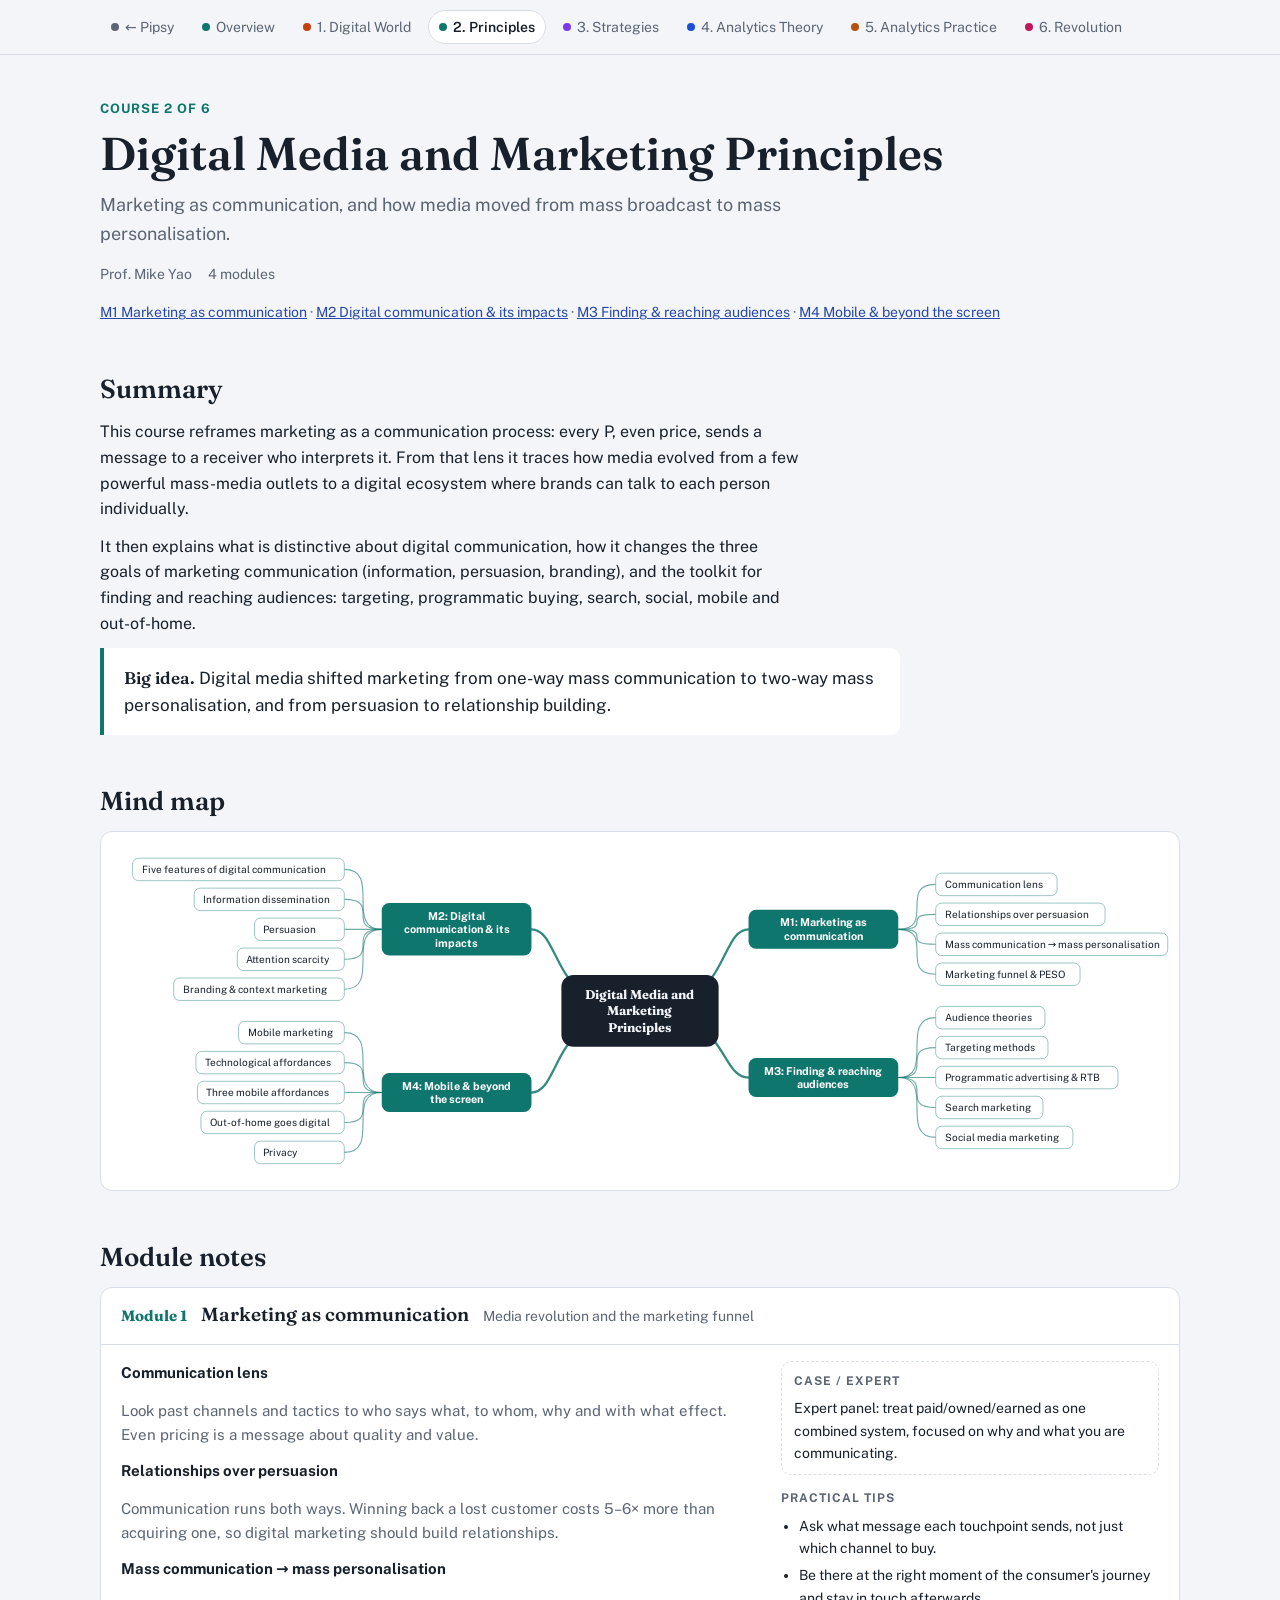
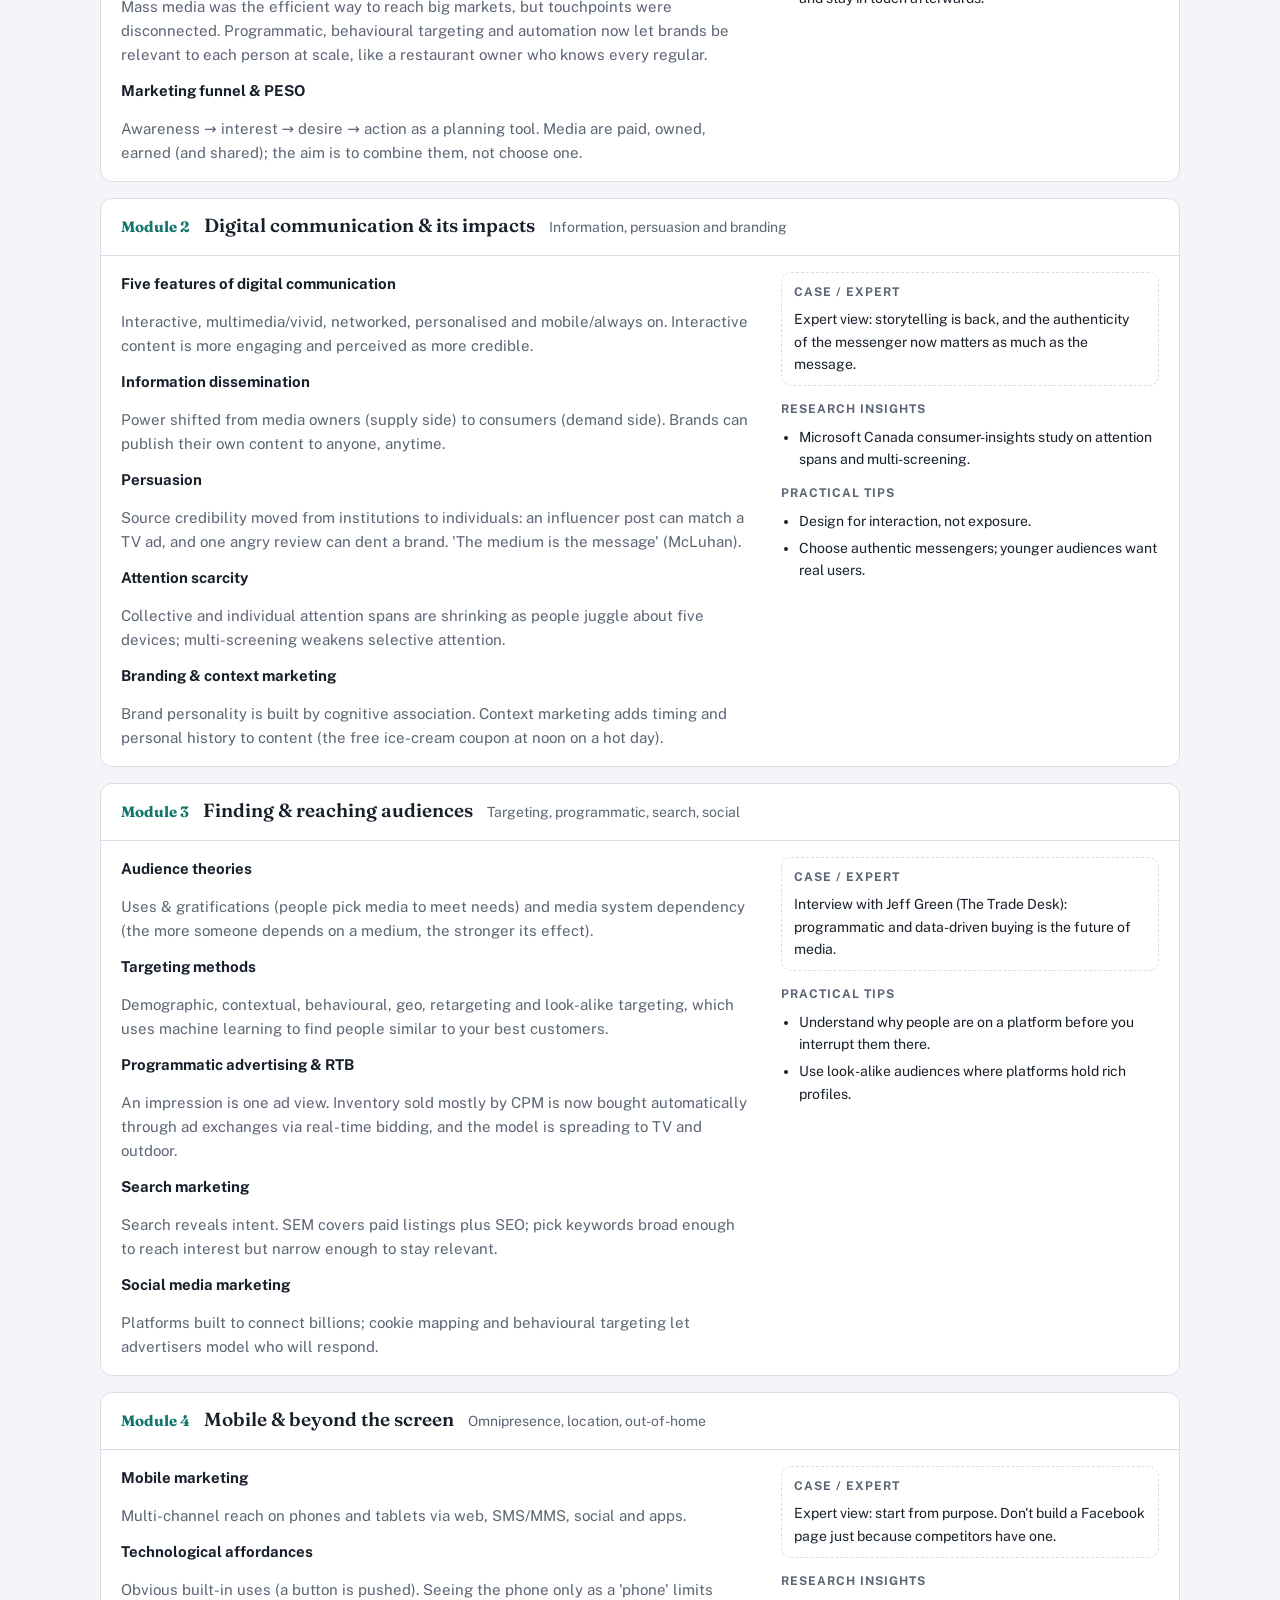
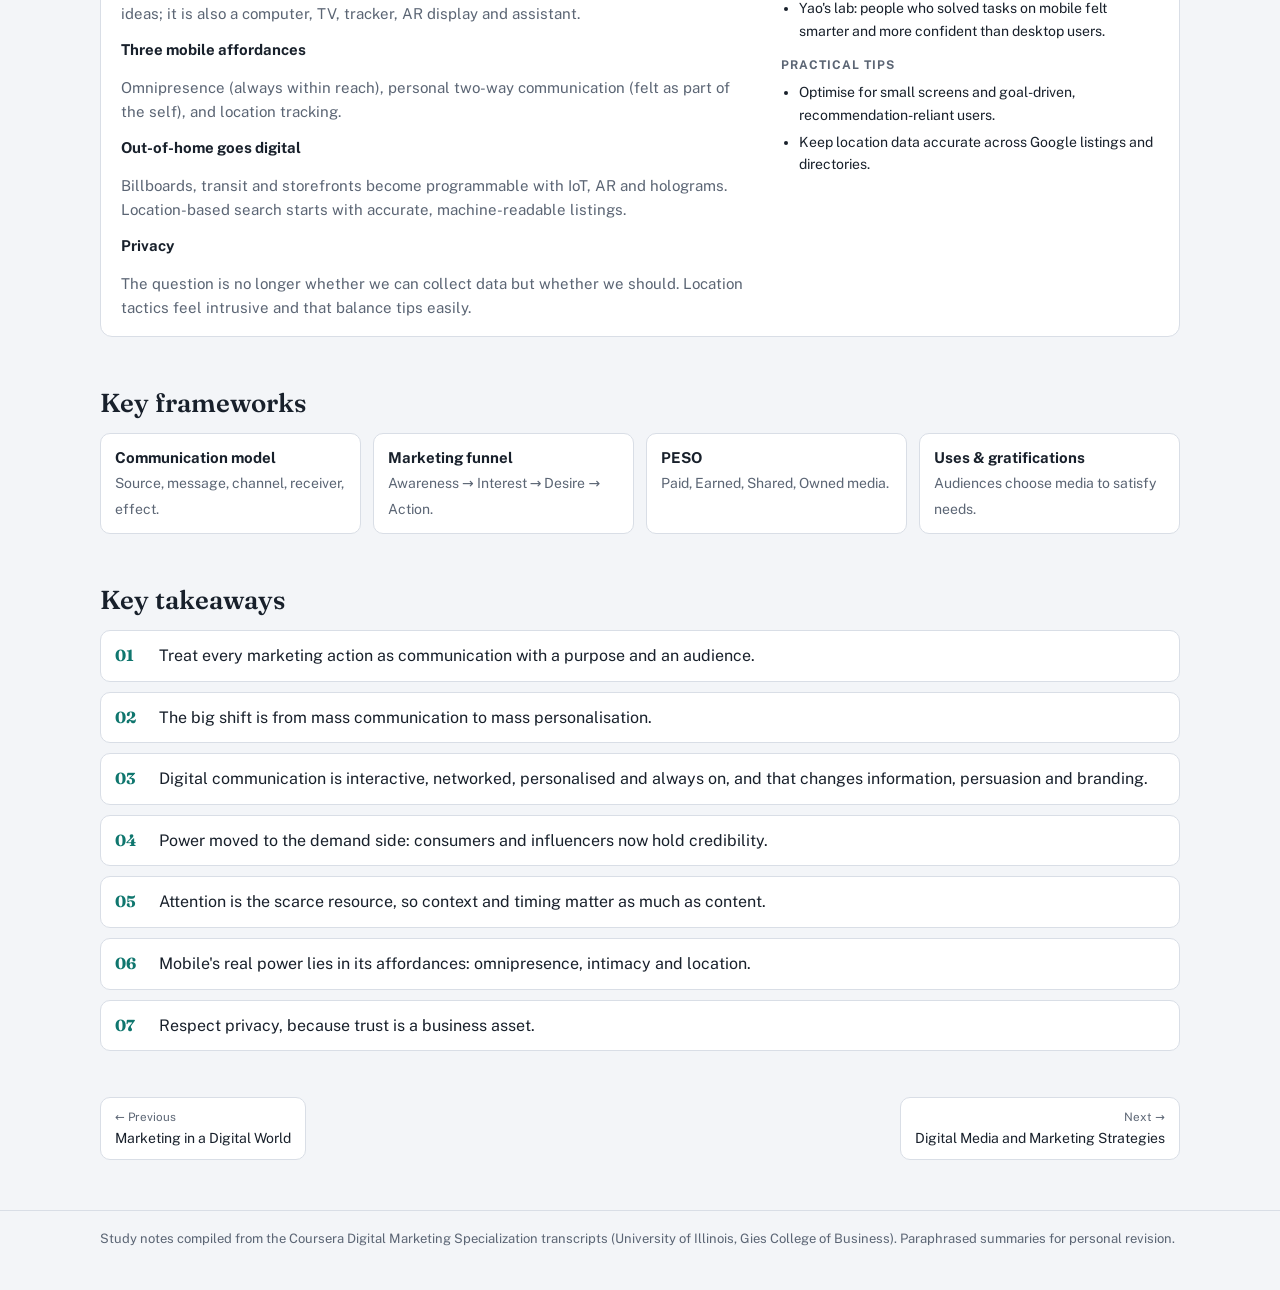
<file: dm/media-marketing-principles.html>
<!DOCTYPE html>
<html lang="en"><head><meta charset="utf-8"><meta name="viewport" content="width=device-width,initial-scale=1">
<title>Digital Media and Marketing Principles</title><link rel="preconnect" href="https://fonts.googleapis.com"><link rel="preconnect" href="https://fonts.gstatic.com" crossorigin><link href="https://fonts.googleapis.com/css2?family=Fraunces:opsz,wght@9..144,500;9..144,600;9..144,700&family=Public+Sans:wght@400;600;700&display=swap" rel="stylesheet"><link rel="stylesheet" href="style.css"></head>
<body class="c2"><nav class="top" aria-label="Pages"><div class="wrap"><a href="../#/series/digital-marketing-specialization"><span class="dot" style="background:var(--muted)"></span>← Pipsy</a><a href="index.html"><span class="dot"></span>Overview</a><a class="c1" href="marketing-digital-world.html"><span class="dot"></span>1. Digital World</a><a class="c2" href="media-marketing-principles.html" aria-current="page"><span class="dot"></span>2. Principles</a><a class="c3" href="media-marketing-strategies.html"><span class="dot"></span>3. Strategies</a><a class="c4" href="analytics-theory.html"><span class="dot"></span>4. Analytics Theory</a><a class="c5" href="analytics-practice.html"><span class="dot"></span>5. Analytics Practice</a><a class="c6" href="digital-marketing-revolution.html"><span class="dot"></span>6. Revolution</a></div></nav><header class="hero"><div class="wrap">
<div class="eyebrow">Course 2 of 6</div><h1>Digital Media and Marketing Principles</h1>
<p class="lede">Marketing as communication, and how media moved from mass broadcast to mass personalisation.</p>
<div class="meta"><span>Prof. Mike Yao</span><span>4 modules</span><span><a href="#module-1">M1 Marketing as communication</a> · <a href="#module-2">M2 Digital communication &amp; its impacts</a> · <a href="#module-3">M3 Finding &amp; reaching audiences</a> · <a href="#module-4">M4 Mobile &amp; beyond the screen</a></span></div>
</div></header>
<main class="wrap">
<section><h2>Summary</h2><div class="prose"><p>This course reframes marketing as a communication process: every P, even price, sends a message to a receiver who interprets it. From that lens it traces how media evolved from a few powerful mass-media outlets to a digital ecosystem where brands can talk to each person individually.</p><p>It then explains what is distinctive about digital communication, how it changes the three goals of marketing communication (information, persuasion, branding), and the toolkit for finding and reaching audiences: targeting, programmatic buying, search, social, mobile and out-of-home.</p></div><div class="big"><b>Big idea.</b> Digital media shifted marketing from one-way mass communication to two-way mass personalisation, and from persuasion to relationship building.</div></section>
<section><h2>Mind map</h2><div class="mm" data-mindmap="{&quot;center&quot;: &quot;Digital Media and Marketing Principles&quot;, &quot;branches&quot;: [{&quot;label&quot;: &quot;M1: Marketing as communication&quot;, &quot;color&quot;: &quot;#0f766e&quot;, &quot;leaves&quot;: [&quot;Communication lens&quot;, &quot;Relationships over persuasion&quot;, &quot;Mass communication \u2192 mass personalisation&quot;, &quot;Marketing funnel &amp; PESO&quot;]}, {&quot;label&quot;: &quot;M2: Digital communication &amp; its impacts&quot;, &quot;color&quot;: &quot;#0f766e&quot;, &quot;leaves&quot;: [&quot;Five features of digital communication&quot;, &quot;Information dissemination&quot;, &quot;Persuasion&quot;, &quot;Attention scarcity&quot;, &quot;Branding &amp; context marketing&quot;]}, {&quot;label&quot;: &quot;M3: Finding &amp; reaching audiences&quot;, &quot;color&quot;: &quot;#0f766e&quot;, &quot;leaves&quot;: [&quot;Audience theories&quot;, &quot;Targeting methods&quot;, &quot;Programmatic advertising &amp; RTB&quot;, &quot;Search marketing&quot;, &quot;Social media marketing&quot;]}, {&quot;label&quot;: &quot;M4: Mobile &amp; beyond the screen&quot;, &quot;color&quot;: &quot;#0f766e&quot;, &quot;leaves&quot;: [&quot;Mobile marketing&quot;, &quot;Technological affordances&quot;, &quot;Three mobile affordances&quot;, &quot;Out-of-home goes digital&quot;, &quot;Privacy&quot;]}]}"></div></section>
<section><h2>Module notes</h2><div class="grid"><article class="mod" id="module-1"><div class="mod-head"><span class="mn">Module 1</span><h3>Marketing as communication</h3><span class="ms">Media revolution and the marketing funnel</span></div>
<div class="mod-body"><dl class="concepts"><dt>Communication lens</dt><dd>Look past channels and tactics to who says what, to whom, why and with what effect. Even pricing is a message about quality and value.</dd><dt>Relationships over persuasion</dt><dd>Communication runs both ways. Winning back a lost customer costs 5–6× more than acquiring one, so digital marketing should build relationships.</dd><dt>Mass communication → mass personalisation</dt><dd>Mass media was the efficient way to reach big markets, but touchpoints were disconnected. Programmatic, behavioural targeting and automation now let brands be relevant to each person at scale, like a restaurant owner who knows every regular.</dd><dt>Marketing funnel &amp; PESO</dt><dd>Awareness → interest → desire → action as a planning tool. Media are paid, owned, earned (and shared); the aim is to combine them, not choose one.</dd></dl><div class="side"><div class="box"><h4>Case / expert</h4><p>Expert panel: treat paid/owned/earned as one combined system, focused on why and what you are communicating.</p></div><div><h4>Practical tips</h4><ul><li>Ask what message each touchpoint sends, not just which channel to buy.</li><li>Be there at the right moment of the consumer&#x27;s journey and stay in touch afterwards.</li></ul></div></div></div></article><article class="mod" id="module-2"><div class="mod-head"><span class="mn">Module 2</span><h3>Digital communication &amp; its impacts</h3><span class="ms">Information, persuasion and branding</span></div>
<div class="mod-body"><dl class="concepts"><dt>Five features of digital communication</dt><dd>Interactive, multimedia/vivid, networked, personalised and mobile/always on. Interactive content is more engaging and perceived as more credible.</dd><dt>Information dissemination</dt><dd>Power shifted from media owners (supply side) to consumers (demand side). Brands can publish their own content to anyone, anytime.</dd><dt>Persuasion</dt><dd>Source credibility moved from institutions to individuals: an influencer post can match a TV ad, and one angry review can dent a brand. &#x27;The medium is the message&#x27; (McLuhan).</dd><dt>Attention scarcity</dt><dd>Collective and individual attention spans are shrinking as people juggle about five devices; multi-screening weakens selective attention.</dd><dt>Branding &amp; context marketing</dt><dd>Brand personality is built by cognitive association. Context marketing adds timing and personal history to content (the free ice-cream coupon at noon on a hot day).</dd></dl><div class="side"><div class="box"><h4>Case / expert</h4><p>Expert view: storytelling is back, and the authenticity of the messenger now matters as much as the message.</p></div><div><h4>Research insights</h4><ul><li>Microsoft Canada consumer-insights study on attention spans and multi-screening.</li></ul></div><div><h4>Practical tips</h4><ul><li>Design for interaction, not exposure.</li><li>Choose authentic messengers; younger audiences want real users.</li></ul></div></div></div></article><article class="mod" id="module-3"><div class="mod-head"><span class="mn">Module 3</span><h3>Finding &amp; reaching audiences</h3><span class="ms">Targeting, programmatic, search, social</span></div>
<div class="mod-body"><dl class="concepts"><dt>Audience theories</dt><dd>Uses &amp; gratifications (people pick media to meet needs) and media system dependency (the more someone depends on a medium, the stronger its effect).</dd><dt>Targeting methods</dt><dd>Demographic, contextual, behavioural, geo, retargeting and look-alike targeting, which uses machine learning to find people similar to your best customers.</dd><dt>Programmatic advertising &amp; RTB</dt><dd>An impression is one ad view. Inventory sold mostly by CPM is now bought automatically through ad exchanges via real-time bidding, and the model is spreading to TV and outdoor.</dd><dt>Search marketing</dt><dd>Search reveals intent. SEM covers paid listings plus SEO; pick keywords broad enough to reach interest but narrow enough to stay relevant.</dd><dt>Social media marketing</dt><dd>Platforms built to connect billions; cookie mapping and behavioural targeting let advertisers model who will respond.</dd></dl><div class="side"><div class="box"><h4>Case / expert</h4><p>Interview with Jeff Green (The Trade Desk): programmatic and data-driven buying is the future of media.</p></div><div><h4>Practical tips</h4><ul><li>Understand why people are on a platform before you interrupt them there.</li><li>Use look-alike audiences where platforms hold rich profiles.</li></ul></div></div></div></article><article class="mod" id="module-4"><div class="mod-head"><span class="mn">Module 4</span><h3>Mobile &amp; beyond the screen</h3><span class="ms">Omnipresence, location, out-of-home</span></div>
<div class="mod-body"><dl class="concepts"><dt>Mobile marketing</dt><dd>Multi-channel reach on phones and tablets via web, SMS/MMS, social and apps.</dd><dt>Technological affordances</dt><dd>Obvious built-in uses (a button is pushed). Seeing the phone only as a &#x27;phone&#x27; limits ideas; it is also a computer, TV, tracker, AR display and assistant.</dd><dt>Three mobile affordances</dt><dd>Omnipresence (always within reach), personal two-way communication (felt as part of the self), and location tracking.</dd><dt>Out-of-home goes digital</dt><dd>Billboards, transit and storefronts become programmable with IoT, AR and holograms. Location-based search starts with accurate, machine-readable listings.</dd><dt>Privacy</dt><dd>The question is no longer whether we can collect data but whether we should. Location tactics feel intrusive and that balance tips easily.</dd></dl><div class="side"><div class="box"><h4>Case / expert</h4><p>Expert view: start from purpose. Don&#x27;t build a Facebook page just because competitors have one.</p></div><div><h4>Research insights</h4><ul><li>Yao&#x27;s lab: people who solved tasks on mobile felt smarter and more confident than desktop users.</li></ul></div><div><h4>Practical tips</h4><ul><li>Optimise for small screens and goal-driven, recommendation-reliant users.</li><li>Keep location data accurate across Google listings and directories.</li></ul></div></div></div></article></div></section>
<section><h2>Key frameworks</h2><div class="fw"><div><b>Communication model</b><span>Source, message, channel, receiver, effect.</span></div><div><b>Marketing funnel</b><span>Awareness → Interest → Desire → Action.</span></div><div><b>PESO</b><span>Paid, Earned, Shared, Owned media.</span></div><div><b>Uses &amp; gratifications</b><span>Audiences choose media to satisfy needs.</span></div></div></section>
<section><h2>Key takeaways</h2><ol class="takeaways"><li>Treat every marketing action as communication with a purpose and an audience.</li><li>The big shift is from mass communication to mass personalisation.</li><li>Digital communication is interactive, networked, personalised and always on, and that changes information, persuasion and branding.</li><li>Power moved to the demand side: consumers and influencers now hold credibility.</li><li>Attention is the scarce resource, so context and timing matter as much as content.</li><li>Mobile&#x27;s real power lies in its affordances: omnipresence, intimacy and location.</li><li>Respect privacy, because trust is a business asset.</li></ol></section>
<div class="pager"><a href="marketing-digital-world.html"><small>← Previous</small>Marketing in a Digital World</a><a href="media-marketing-strategies.html" style="text-align:right"><small>Next →</small>Digital Media and Marketing Strategies</a></div>
</main>
<footer><div class="wrap">Study notes compiled from the Coursera Digital Marketing Specialization transcripts (University of Illinois, Gies College of Business). Paraphrased summaries for personal revision.</div></footer>
<script src="mindmap.js"></script></body></html>
</file>
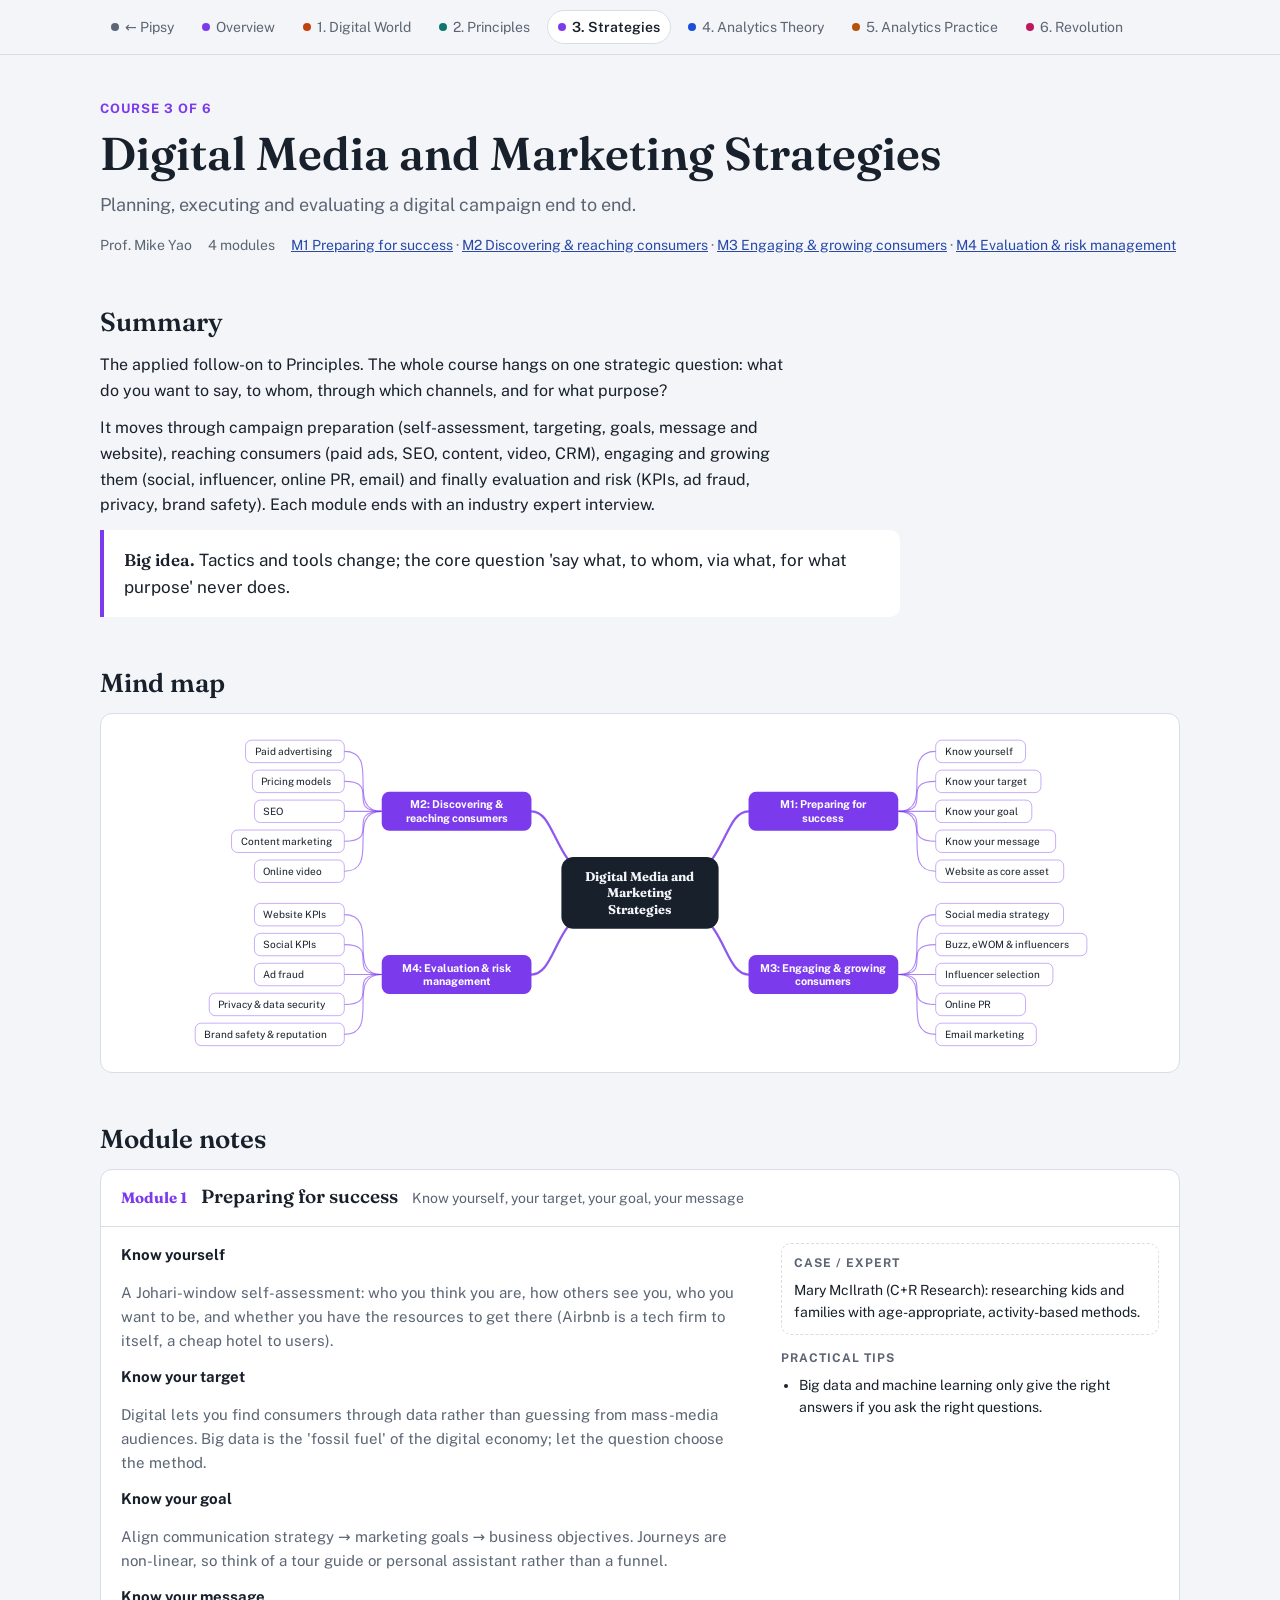
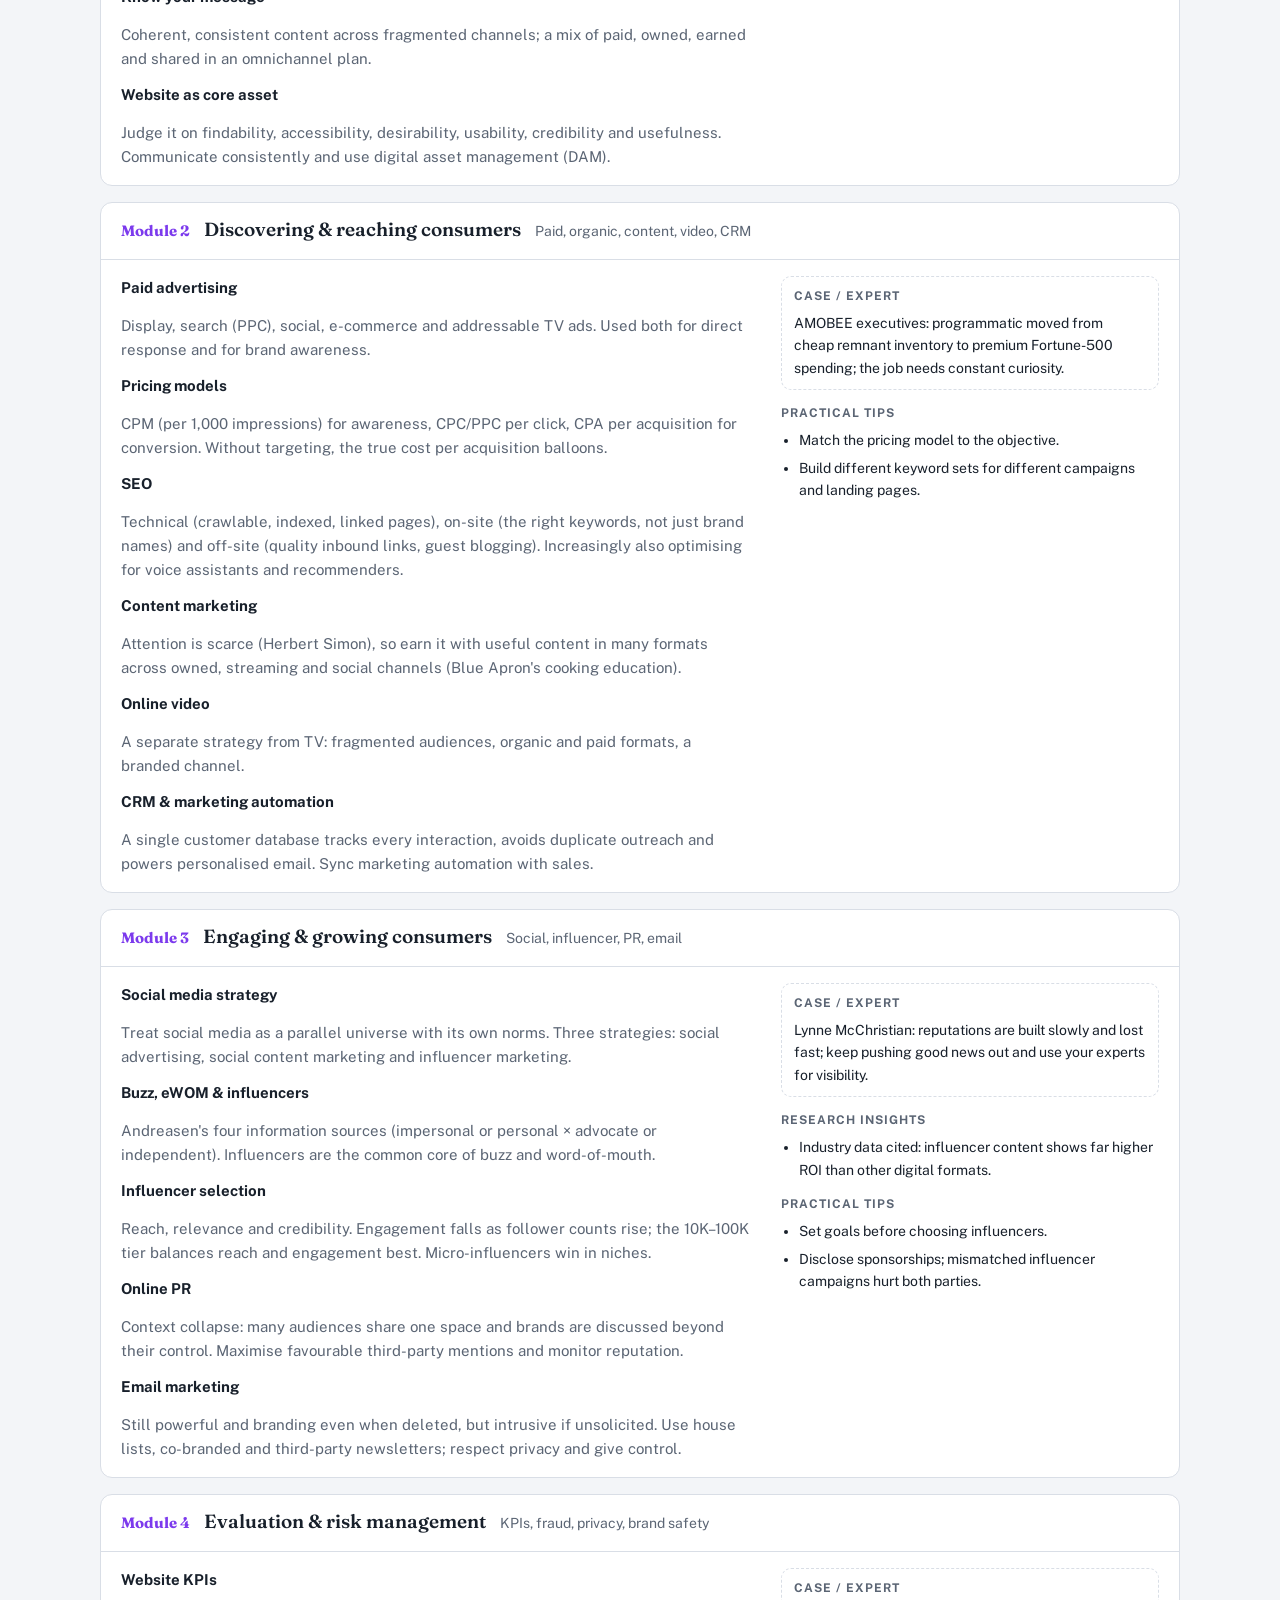
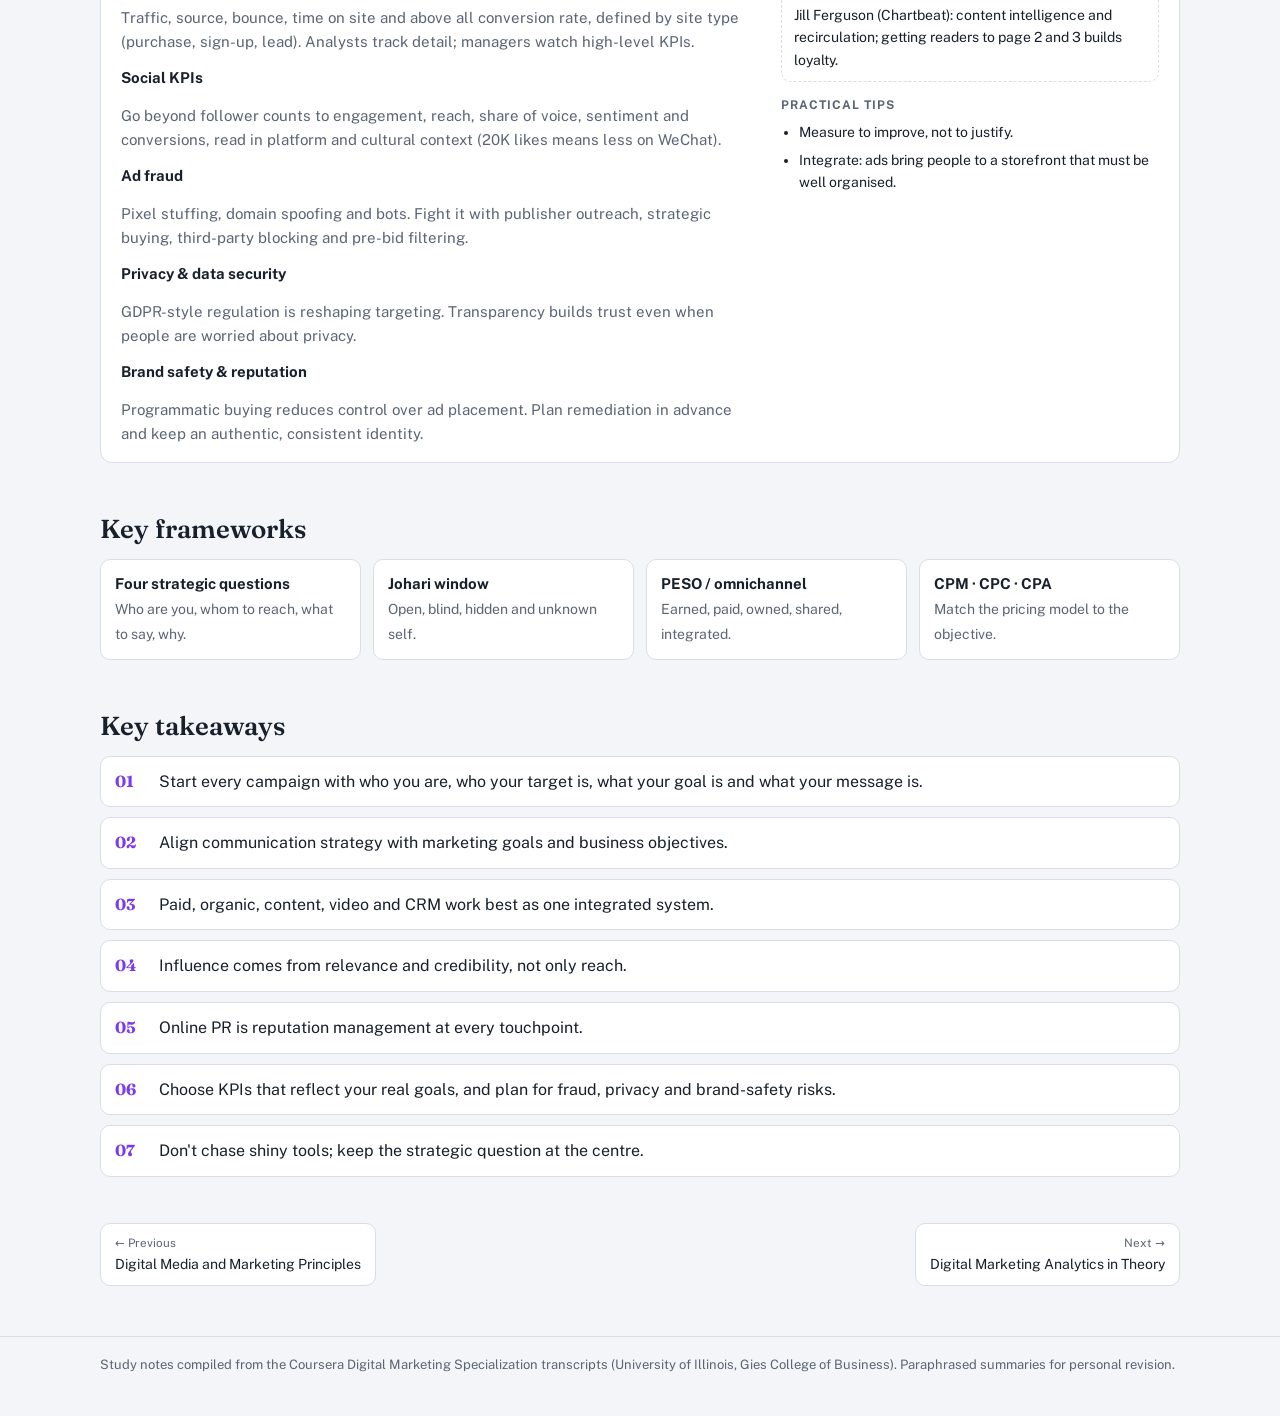
<file: dm/media-marketing-strategies.html>
<!DOCTYPE html>
<html lang="en"><head><meta charset="utf-8"><meta name="viewport" content="width=device-width,initial-scale=1">
<title>Digital Media and Marketing Strategies</title><link rel="preconnect" href="https://fonts.googleapis.com"><link rel="preconnect" href="https://fonts.gstatic.com" crossorigin><link href="https://fonts.googleapis.com/css2?family=Fraunces:opsz,wght@9..144,500;9..144,600;9..144,700&family=Public+Sans:wght@400;600;700&display=swap" rel="stylesheet"><link rel="stylesheet" href="style.css"></head>
<body class="c3"><nav class="top" aria-label="Pages"><div class="wrap"><a href="../#/series/digital-marketing-specialization"><span class="dot" style="background:var(--muted)"></span>← Pipsy</a><a href="index.html"><span class="dot"></span>Overview</a><a class="c1" href="marketing-digital-world.html"><span class="dot"></span>1. Digital World</a><a class="c2" href="media-marketing-principles.html"><span class="dot"></span>2. Principles</a><a class="c3" href="media-marketing-strategies.html" aria-current="page"><span class="dot"></span>3. Strategies</a><a class="c4" href="analytics-theory.html"><span class="dot"></span>4. Analytics Theory</a><a class="c5" href="analytics-practice.html"><span class="dot"></span>5. Analytics Practice</a><a class="c6" href="digital-marketing-revolution.html"><span class="dot"></span>6. Revolution</a></div></nav><header class="hero"><div class="wrap">
<div class="eyebrow">Course 3 of 6</div><h1>Digital Media and Marketing Strategies</h1>
<p class="lede">Planning, executing and evaluating a digital campaign end to end.</p>
<div class="meta"><span>Prof. Mike Yao</span><span>4 modules</span><span><a href="#module-1">M1 Preparing for success</a> · <a href="#module-2">M2 Discovering &amp; reaching consumers</a> · <a href="#module-3">M3 Engaging &amp; growing consumers</a> · <a href="#module-4">M4 Evaluation &amp; risk management</a></span></div>
</div></header>
<main class="wrap">
<section><h2>Summary</h2><div class="prose"><p>The applied follow-on to Principles. The whole course hangs on one strategic question: what do you want to say, to whom, through which channels, and for what purpose?</p><p>It moves through campaign preparation (self-assessment, targeting, goals, message and website), reaching consumers (paid ads, SEO, content, video, CRM), engaging and growing them (social, influencer, online PR, email) and finally evaluation and risk (KPIs, ad fraud, privacy, brand safety). Each module ends with an industry expert interview.</p></div><div class="big"><b>Big idea.</b> Tactics and tools change; the core question &#x27;say what, to whom, via what, for what purpose&#x27; never does.</div></section>
<section><h2>Mind map</h2><div class="mm" data-mindmap="{&quot;center&quot;: &quot;Digital Media and Marketing Strategies&quot;, &quot;branches&quot;: [{&quot;label&quot;: &quot;M1: Preparing for success&quot;, &quot;color&quot;: &quot;#7c3aed&quot;, &quot;leaves&quot;: [&quot;Know yourself&quot;, &quot;Know your target&quot;, &quot;Know your goal&quot;, &quot;Know your message&quot;, &quot;Website as core asset&quot;]}, {&quot;label&quot;: &quot;M2: Discovering &amp; reaching consumers&quot;, &quot;color&quot;: &quot;#7c3aed&quot;, &quot;leaves&quot;: [&quot;Paid advertising&quot;, &quot;Pricing models&quot;, &quot;SEO&quot;, &quot;Content marketing&quot;, &quot;Online video&quot;]}, {&quot;label&quot;: &quot;M3: Engaging &amp; growing consumers&quot;, &quot;color&quot;: &quot;#7c3aed&quot;, &quot;leaves&quot;: [&quot;Social media strategy&quot;, &quot;Buzz, eWOM &amp; influencers&quot;, &quot;Influencer selection&quot;, &quot;Online PR&quot;, &quot;Email marketing&quot;]}, {&quot;label&quot;: &quot;M4: Evaluation &amp; risk management&quot;, &quot;color&quot;: &quot;#7c3aed&quot;, &quot;leaves&quot;: [&quot;Website KPIs&quot;, &quot;Social KPIs&quot;, &quot;Ad fraud&quot;, &quot;Privacy &amp; data security&quot;, &quot;Brand safety &amp; reputation&quot;]}]}"></div></section>
<section><h2>Module notes</h2><div class="grid"><article class="mod" id="module-1"><div class="mod-head"><span class="mn">Module 1</span><h3>Preparing for success</h3><span class="ms">Know yourself, your target, your goal, your message</span></div>
<div class="mod-body"><dl class="concepts"><dt>Know yourself</dt><dd>A Johari-window self-assessment: who you think you are, how others see you, who you want to be, and whether you have the resources to get there (Airbnb is a tech firm to itself, a cheap hotel to users).</dd><dt>Know your target</dt><dd>Digital lets you find consumers through data rather than guessing from mass-media audiences. Big data is the &#x27;fossil fuel&#x27; of the digital economy; let the question choose the method.</dd><dt>Know your goal</dt><dd>Align communication strategy → marketing goals → business objectives. Journeys are non-linear, so think of a tour guide or personal assistant rather than a funnel.</dd><dt>Know your message</dt><dd>Coherent, consistent content across fragmented channels; a mix of paid, owned, earned and shared in an omnichannel plan.</dd><dt>Website as core asset</dt><dd>Judge it on findability, accessibility, desirability, usability, credibility and usefulness. Communicate consistently and use digital asset management (DAM).</dd></dl><div class="side"><div class="box"><h4>Case / expert</h4><p>Mary McIlrath (C+R Research): researching kids and families with age-appropriate, activity-based methods.</p></div><div><h4>Practical tips</h4><ul><li>Big data and machine learning only give the right answers if you ask the right questions.</li></ul></div></div></div></article><article class="mod" id="module-2"><div class="mod-head"><span class="mn">Module 2</span><h3>Discovering &amp; reaching consumers</h3><span class="ms">Paid, organic, content, video, CRM</span></div>
<div class="mod-body"><dl class="concepts"><dt>Paid advertising</dt><dd>Display, search (PPC), social, e-commerce and addressable TV ads. Used both for direct response and for brand awareness.</dd><dt>Pricing models</dt><dd>CPM (per 1,000 impressions) for awareness, CPC/PPC per click, CPA per acquisition for conversion. Without targeting, the true cost per acquisition balloons.</dd><dt>SEO</dt><dd>Technical (crawlable, indexed, linked pages), on-site (the right keywords, not just brand names) and off-site (quality inbound links, guest blogging). Increasingly also optimising for voice assistants and recommenders.</dd><dt>Content marketing</dt><dd>Attention is scarce (Herbert Simon), so earn it with useful content in many formats across owned, streaming and social channels (Blue Apron&#x27;s cooking education).</dd><dt>Online video</dt><dd>A separate strategy from TV: fragmented audiences, organic and paid formats, a branded channel.</dd><dt>CRM &amp; marketing automation</dt><dd>A single customer database tracks every interaction, avoids duplicate outreach and powers personalised email. Sync marketing automation with sales.</dd></dl><div class="side"><div class="box"><h4>Case / expert</h4><p>AMOBEE executives: programmatic moved from cheap remnant inventory to premium Fortune-500 spending; the job needs constant curiosity.</p></div><div><h4>Practical tips</h4><ul><li>Match the pricing model to the objective.</li><li>Build different keyword sets for different campaigns and landing pages.</li></ul></div></div></div></article><article class="mod" id="module-3"><div class="mod-head"><span class="mn">Module 3</span><h3>Engaging &amp; growing consumers</h3><span class="ms">Social, influencer, PR, email</span></div>
<div class="mod-body"><dl class="concepts"><dt>Social media strategy</dt><dd>Treat social media as a parallel universe with its own norms. Three strategies: social advertising, social content marketing and influencer marketing.</dd><dt>Buzz, eWOM &amp; influencers</dt><dd>Andreasen&#x27;s four information sources (impersonal or personal × advocate or independent). Influencers are the common core of buzz and word-of-mouth.</dd><dt>Influencer selection</dt><dd>Reach, relevance and credibility. Engagement falls as follower counts rise; the 10K–100K tier balances reach and engagement best. Micro-influencers win in niches.</dd><dt>Online PR</dt><dd>Context collapse: many audiences share one space and brands are discussed beyond their control. Maximise favourable third-party mentions and monitor reputation.</dd><dt>Email marketing</dt><dd>Still powerful and branding even when deleted, but intrusive if unsolicited. Use house lists, co-branded and third-party newsletters; respect privacy and give control.</dd></dl><div class="side"><div class="box"><h4>Case / expert</h4><p>Lynne McChristian: reputations are built slowly and lost fast; keep pushing good news out and use your experts for visibility.</p></div><div><h4>Research insights</h4><ul><li>Industry data cited: influencer content shows far higher ROI than other digital formats.</li></ul></div><div><h4>Practical tips</h4><ul><li>Set goals before choosing influencers.</li><li>Disclose sponsorships; mismatched influencer campaigns hurt both parties.</li></ul></div></div></div></article><article class="mod" id="module-4"><div class="mod-head"><span class="mn">Module 4</span><h3>Evaluation &amp; risk management</h3><span class="ms">KPIs, fraud, privacy, brand safety</span></div>
<div class="mod-body"><dl class="concepts"><dt>Website KPIs</dt><dd>Traffic, source, bounce, time on site and above all conversion rate, defined by site type (purchase, sign-up, lead). Analysts track detail; managers watch high-level KPIs.</dd><dt>Social KPIs</dt><dd>Go beyond follower counts to engagement, reach, share of voice, sentiment and conversions, read in platform and cultural context (20K likes means less on WeChat).</dd><dt>Ad fraud</dt><dd>Pixel stuffing, domain spoofing and bots. Fight it with publisher outreach, strategic buying, third-party blocking and pre-bid filtering.</dd><dt>Privacy &amp; data security</dt><dd>GDPR-style regulation is reshaping targeting. Transparency builds trust even when people are worried about privacy.</dd><dt>Brand safety &amp; reputation</dt><dd>Programmatic buying reduces control over ad placement. Plan remediation in advance and keep an authentic, consistent identity.</dd></dl><div class="side"><div class="box"><h4>Case / expert</h4><p>Jill Ferguson (Chartbeat): content intelligence and recirculation; getting readers to page 2 and 3 builds loyalty.</p></div><div><h4>Practical tips</h4><ul><li>Measure to improve, not to justify.</li><li>Integrate: ads bring people to a storefront that must be well organised.</li></ul></div></div></div></article></div></section>
<section><h2>Key frameworks</h2><div class="fw"><div><b>Four strategic questions</b><span>Who are you, whom to reach, what to say, why.</span></div><div><b>Johari window</b><span>Open, blind, hidden and unknown self.</span></div><div><b>PESO / omnichannel</b><span>Earned, paid, owned, shared, integrated.</span></div><div><b>CPM · CPC · CPA</b><span>Match the pricing model to the objective.</span></div></div></section>
<section><h2>Key takeaways</h2><ol class="takeaways"><li>Start every campaign with who you are, who your target is, what your goal is and what your message is.</li><li>Align communication strategy with marketing goals and business objectives.</li><li>Paid, organic, content, video and CRM work best as one integrated system.</li><li>Influence comes from relevance and credibility, not only reach.</li><li>Online PR is reputation management at every touchpoint.</li><li>Choose KPIs that reflect your real goals, and plan for fraud, privacy and brand-safety risks.</li><li>Don&#x27;t chase shiny tools; keep the strategic question at the centre.</li></ol></section>
<div class="pager"><a href="media-marketing-principles.html"><small>← Previous</small>Digital Media and Marketing Principles</a><a href="analytics-theory.html" style="text-align:right"><small>Next →</small>Digital Marketing Analytics in Theory</a></div>
</main>
<footer><div class="wrap">Study notes compiled from the Coursera Digital Marketing Specialization transcripts (University of Illinois, Gies College of Business). Paraphrased summaries for personal revision.</div></footer>
<script src="mindmap.js"></script></body></html>
</file>
<file: style.css>
/* ==========================================================================
   Pipsy — a research archive, set like a library catalogue.
   Plain CSS, no build step. Palette and type live in :root below.
   ========================================================================== */

:root {
  --green: #1f3a34;
  --green-soft: #2e544b;
  --paper: #f6f1e7;
  --card: #fffdf8;
  --stamp: #b3261e;
  --ink: #2b2b28;
  --ink-body: #3d3d3a;
  --muted: #6b6a63;
  --rule: #d9d1bf;
  --focus: #1f6f5c;

  --font-serif: "Source Serif 4", Georgia, "Times New Roman", serif;
  --font-sans: "Instrument Sans", -apple-system, BlinkMacSystemFont, "Segoe UI", sans-serif;

  --wrap: 1120px;
  --measure: 66ch;
}

* { box-sizing: border-box; }

html { -webkit-text-size-adjust: 100%; scroll-behavior: auto; }

body {
  margin: 0;
  background: var(--paper);
  color: var(--ink-body);
  font-family: var(--font-sans);
  font-size: 16px;
  line-height: 1.5;
  -webkit-font-smoothing: antialiased;
}

.wrap { max-width: var(--wrap); margin: 0 auto; padding: 0 24px; }

.visually-hidden {
  position: absolute; width: 1px; height: 1px; overflow: hidden;
  clip: rect(0 0 0 0); white-space: nowrap;
}

a { color: var(--green); text-underline-offset: 3px; }
a:hover { color: var(--stamp); }

:focus-visible { outline: 3px solid var(--focus); outline-offset: 2px; border-radius: 2px; }

/* ---------- masthead ---------- */

.masthead { background: var(--green); color: var(--paper); }
.masthead .wrap { padding-top: 28px; padding-bottom: 8px; }

.brand { display: inline-flex; align-items: center; gap: 16px; color: inherit; text-decoration: none; }
.brand:hover { color: inherit; }

.brand-logo {
  width: 48px; height: 48px; border-radius: 50%; object-fit: cover;
  background: var(--paper); border: 2px solid var(--paper);
}

.brand-text { display: flex; flex-direction: column; line-height: 1.15; }

.wordmark {
  font-family: var(--font-serif); font-weight: 700; font-size: 1.85rem; letter-spacing: -0.01em;
}

.tagline { font-size: 0.95rem; color: #cfd9d3; margin-top: 4px; }

/* ---------- year timeline (the memorable thing) ---------- */

.timeline { margin-top: 26px; }
.timeline[hidden] { display: none; }

.tl-track {
  position: relative; height: 64px; margin: 0 14px;
}

.tl-track::before {
  content: ""; position: absolute; left: -14px; right: -14px; top: 18px; height: 2px;
  background: rgba(246, 241, 231, 0.35);
}

.tl-mark {
  position: absolute; top: 0; transform: translateX(-50%);
  display: flex; flex-direction: column; align-items: center; gap: 8px;
  background: none; border: 0; padding: 4px 6px; cursor: pointer; color: var(--paper);
  font-family: var(--font-sans);
}

.tl-dot {
  width: 14px; height: 14px; border-radius: 50%; background: var(--green);
  border: 2px solid var(--paper); display: block; margin-top: 4px;
}

.tl-year { font-size: 0.85rem; font-variant-numeric: tabular-nums; color: #cfd9d3; }

.tl-mark:hover .tl-dot { background: var(--paper); }
.tl-mark.active .tl-dot { background: var(--stamp); border-color: var(--stamp); transform: scale(1.25); }
.tl-mark.active .tl-year { color: var(--paper); font-weight: 600; }
.tl-mark:focus-visible { outline-color: var(--paper); }

/* ---------- catalogue layout ---------- */

.layout {
  display: grid; grid-template-columns: 220px minmax(0, 1fr); gap: 48px;
  padding: 36px 0 72px; align-items: start;
}

.filters-panel { position: sticky; top: 20px; }
.filters-panel summary { display: none; }

.filter-group + .filter-group { margin-top: 28px; }

.filter-label {
  margin: 0 0 8px; font-family: var(--font-sans); font-weight: 600; font-size: 0.9rem; color: var(--ink);
}

.filter-list { display: flex; flex-direction: column; }

.filter-btn {
  display: flex; justify-content: space-between; align-items: baseline; gap: 12px;
  width: 100%; text-align: left; background: none; border: 0;
  border-top: 1px solid var(--rule); padding: 8px 8px 8px 10px;
  font: inherit; font-size: 0.95rem; color: var(--ink-body); cursor: pointer;
  border-left: 3px solid transparent;
}

.filter-list .filter-btn:last-child { border-bottom: 1px solid var(--rule); }
.filter-btn:hover { background: rgba(31, 58, 52, 0.06); }
.filter-btn.active { border-left-color: var(--stamp); background: var(--card); color: var(--ink); font-weight: 600; }
.filter-count { color: var(--muted); font-variant-numeric: tabular-nums; font-size: 0.85rem; }

/* ---------- toolbar ---------- */

.toolbar {
  display: grid; grid-template-columns: minmax(0, 1fr) auto; gap: 10px 20px; align-items: center;
  padding-bottom: 20px; border-bottom: 2px solid var(--green);
}

#search-input {
  width: 100%; padding: 12px 14px; font: inherit; font-size: 1rem; color: var(--ink);
  background: var(--card); border: 1px solid var(--rule); border-radius: 4px;
}

#search-input::placeholder { color: var(--muted); }

.count { margin: 0; font-size: 0.9rem; color: var(--muted); white-space: nowrap; }

.clear-btn {
  grid-column: 1 / -1; justify-self: start; background: none; border: 0; padding: 0;
  font: inherit; font-size: 0.9rem; color: var(--stamp); text-decoration: underline; cursor: pointer;
}

/* ---------- year groups and rows ---------- */

.year-group {
  display: grid; grid-template-columns: 96px minmax(0, 1fr); gap: 0 20px;
  padding: 28px 0 8px; border-bottom: 1px solid var(--rule);
}

.year-heading {
  margin: 0; font-family: var(--font-serif); font-weight: 700; font-size: 1.9rem; line-height: 1.1;
  color: var(--green); font-variant-numeric: lining-nums;
}

.rows { list-style: none; margin: 0; padding: 0; }
.row + .row { border-top: 1px solid var(--rule); }

.row-link {
  display: block; padding: 4px 0 22px; text-decoration: none; color: inherit;
}

.row + .row .row-link { padding-top: 22px; }

.row-title {
  margin: 0 0 6px; font-family: var(--font-serif); font-weight: 600; font-size: 1.3rem;
  line-height: 1.25; color: var(--ink); text-wrap: balance;
}

.row-link:hover .row-title { color: var(--stamp); text-decoration: underline; text-underline-offset: 4px; }

.row-summary {
  margin: 0 0 10px; max-width: 70ch; color: var(--ink-body);
  display: -webkit-box; -webkit-line-clamp: 2; -webkit-box-orient: vertical; overflow: hidden;
}

.row-meta { margin: 0; display: flex; flex-wrap: wrap; gap: 6px 18px; font-size: 0.875rem; color: var(--muted); }
.tags { display: inline-flex; flex-wrap: wrap; gap: 4px 14px; }

.mark {
  display: inline-block; vertical-align: 2px; padding: 1px 8px; border: 1.5px solid currentColor;
  border-radius: 3px; font-family: var(--font-sans); font-weight: 600; font-size: 0.78rem;
  line-height: 1.5; letter-spacing: 0.01em;
}
.mark-series { color: var(--stamp); transform: rotate(-1.5deg); }
.mark-pdf { color: var(--green); }

.empty-state { padding: 40px 0; color: var(--muted); }

/* ---------- single page ---------- */

.on-page .timeline { display: none; }
.on-page .masthead .wrap { padding-bottom: 24px; }

#view-note { outline: none; }

.page { max-width: 780px; padding: 40px 0 80px; }

.back-link {
  display: inline-block; margin-bottom: 28px; font-size: 0.95rem; font-weight: 500; text-decoration: none;
}
.back-link::before { content: "\2190\00a0"; }

.page-tags { margin: 0 0 12px; font-size: 0.9rem; color: var(--muted); }

.page-title {
  margin: 0 0 12px; font-family: var(--font-serif); font-weight: 700; font-size: clamp(1.9rem, 4.5vw, 2.7rem);
  line-height: 1.15; color: var(--ink); letter-spacing: -0.01em; text-wrap: balance;
}

.page-byline { margin: 0 0 24px; color: var(--muted); font-size: 0.95rem; }

.standfirst {
  margin: 0 0 32px; padding-bottom: 28px; border-bottom: 1px solid var(--rule);
  font-family: var(--font-serif); font-size: 1.2rem; line-height: 1.6; color: var(--ink); max-width: var(--measure);
}

.prose { max-width: var(--measure); font-family: var(--font-serif); font-size: 1.15rem; line-height: 1.75; color: var(--ink-body); }
.prose p { margin: 0 0 1.15em; }
.body-heading { margin: 2.2em 0 0.6em; font-family: var(--font-serif); font-weight: 700; font-size: 1.45rem; line-height: 1.25; color: var(--green); }
.body-list { margin: 0 0 1.3em; padding-left: 1.3em; }
.body-list li { margin-bottom: 0.4em; }

/* PDF block */

.pdf-block { margin: 0 0 40px; }
.pdf-actions { display: flex; flex-wrap: wrap; align-items: center; gap: 12px; margin-bottom: 14px; }

.btn {
  display: inline-block; padding: 9px 16px; border: 1.5px solid var(--green); border-radius: 4px;
  font-size: 0.95rem; font-weight: 600; text-decoration: none; color: var(--green); background: transparent;
}
.btn:hover { background: var(--green); color: var(--paper); }
.btn-primary { background: var(--green); color: var(--paper); }
.btn-primary:hover { background: var(--stamp); border-color: var(--stamp); }

.pdf-frame {
  display: block; width: 100%; height: 78vh; min-height: 480px; border: 1px solid var(--rule);
  background: var(--card); border-radius: 4px;
}

/* series and related */

.aside-heading { margin: 0 0 12px; font-family: var(--font-sans); font-weight: 600; font-size: 1rem; color: var(--ink); }

.series-nav, .related { margin-top: 56px; padding-top: 24px; border-top: 2px solid var(--green); max-width: var(--measure); }

.prev-next { display: grid; grid-template-columns: 1fr 1fr; gap: 16px; }
.prev-next a {
  display: flex; flex-direction: column; gap: 2px; padding: 14px 16px; text-decoration: none;
  border: 1px solid var(--rule); background: var(--card); border-radius: 4px;
}
.prev-next a.next { grid-column: 2; text-align: right; }
.prev-next a:hover { border-color: var(--stamp); }
.pn-label { font-size: 0.85rem; color: var(--muted); }
.pn-title { font-family: var(--font-serif); font-weight: 600; color: var(--ink); }

.link-list { list-style: none; margin: 0; padding: 0; }
.link-list li + li { border-top: 1px solid var(--rule); }
.link-list a { display: flex; justify-content: space-between; gap: 16px; padding: 12px 0; text-decoration: none; }
.link-title { font-family: var(--font-serif); font-weight: 600; color: var(--ink); }
.link-list a:hover .link-title { color: var(--stamp); text-decoration: underline; }
.link-meta { color: var(--muted); font-size: 0.875rem; white-space: nowrap; }

.parts { list-style: none; margin: 32px 0 0; padding: 0; border-top: 2px solid var(--green); }
.parts li { border-bottom: 1px solid var(--rule); }
.parts a { display: grid; grid-template-columns: 72px minmax(0, 1fr); column-gap: 20px; padding: 20px 0; text-decoration: none; color: inherit; }
.part-no { grid-row: 1 / span 2; font-weight: 600; font-size: 0.9rem; color: var(--stamp); padding-top: 4px; }
.part-title { font-family: var(--font-serif); font-weight: 600; font-size: 1.25rem; line-height: 1.3; color: var(--ink); }
.part-summary { margin-top: 4px; color: var(--ink-body); max-width: 62ch; }
.parts a:hover .part-title { color: var(--stamp); text-decoration: underline; text-underline-offset: 4px; }

/* ---------- footer ---------- */

.site-footer { border-top: 1px solid var(--rule); padding: 24px 0 40px; color: var(--muted); font-size: 0.9rem; }
.site-footer p { margin: 0; }

/* ---------- narrow screens ---------- */

@media (max-width: 859px) {
  .layout { grid-template-columns: 1fr; gap: 20px; padding-top: 24px; }
  .filters-panel { position: static; border: 1px solid var(--rule); border-radius: 4px; background: var(--card); }
  .filters-panel summary {
    display: block; padding: 12px 14px; font-weight: 600; cursor: pointer; color: var(--ink);
  }
  .filters-panel .filter-groups { padding: 0 14px 16px; }
}

@media (max-width: 700px) {
  .wrap { padding: 0 18px; }
  .year-group { grid-template-columns: 1fr; gap: 8px; }
  .year-heading { font-size: 1.5rem; }
  .row-title { font-size: 1.2rem; }
  .toolbar { grid-template-columns: 1fr; }
  .prev-next { grid-template-columns: 1fr; }
  .prev-next a.next { grid-column: 1; text-align: left; }
  .parts a { grid-template-columns: 1fr; }
  .part-no { grid-row: auto; padding: 0 0 4px; }
  .link-list a { flex-direction: column; gap: 2px; }
  /* Phones cannot show PDFs inline reliably; the buttons are the way in. */
  .pdf-frame { display: none; }
  .tl-mark.edge-right { transform: translateX(-80%); }
  .tl-mark.edge-left { transform: translateX(-20%); }
}

@media (prefers-reduced-motion: reduce) {
  * { transition: none !important; animation: none !important; }
}
</file>
<file: dm/style.css>
:root{
  /* Study notebook: cool graphite paper, ink-blue accent, one colour per course */
  --bg:#f3f5f8; --surface:#ffffff; --ink:#18202b; --muted:#5b6574; --line:#d9dee6; --accent:#2849a8;
  --c1:#c2410c; --c2:#0f766e; --c3:#7c3aed; --c4:#1d4ed8; --c5:#b45309; --c6:#be185d;
  --tint:color-mix(in srgb,var(--cc) 9%,var(--surface));
  --display:"Fraunces",Georgia,"Times New Roman",serif;
  --body:"Public Sans",system-ui,-apple-system,"Segoe UI",sans-serif;
}
@media (prefers-color-scheme:dark){:root:not([data-theme="light"]){
  --bg:#11151b; --surface:#1a2029; --ink:#e7ebf1; --muted:#9aa4b2; --line:#2c3440; --accent:#8fa8ff;
  --c1:#fb923c; --c2:#2dd4bf; --c3:#a78bfa; --c4:#60a5fa; --c5:#fbbf24; --c6:#f472b6; color-scheme:dark;}}
:root[data-theme="dark"]{
  --bg:#11151b; --surface:#1a2029; --ink:#e7ebf1; --muted:#9aa4b2; --line:#2c3440; --accent:#8fa8ff;
  --c1:#fb923c; --c2:#2dd4bf; --c3:#a78bfa; --c4:#60a5fa; --c5:#fbbf24; --c6:#f472b6; color-scheme:dark;}
*{box-sizing:border-box}
html{-webkit-text-size-adjust:100%}
body{margin:0;background:var(--bg);color:var(--ink);font:16px/1.6 var(--body)}
a{color:var(--accent)}
a:focus-visible,button:focus-visible{outline:2px solid var(--accent);outline-offset:2px;border-radius:4px}
.c1{--cc:var(--c1)}.c2{--cc:var(--c2)}.c3{--cc:var(--c3)}.c4{--cc:var(--c4)}.c5{--cc:var(--c5)}.c6{--cc:var(--c6)}
.wrap{max-width:1120px;margin:0 auto;padding:0 20px}
nav.top{position:sticky;top:0;z-index:5;background:color-mix(in srgb,var(--bg) 92%,transparent);backdrop-filter:blur(6px);border-bottom:1px solid var(--line)}
nav.top .wrap{display:flex;gap:6px;align-items:center;overflow-x:auto;padding-top:10px;padding-bottom:10px;scrollbar-width:thin}
nav.top a{white-space:nowrap;text-decoration:none;color:var(--muted);font-size:14px;padding:5px 10px;border-radius:999px;border:1px solid transparent;display:flex;gap:6px;align-items:center}
nav.top a .dot{width:8px;height:8px;border-radius:50%;background:var(--cc,var(--accent))}
nav.top a:hover{color:var(--ink);border-color:var(--line)}
nav.top a[aria-current="page"]{color:var(--ink);background:var(--surface);border-color:var(--line);font-weight:600}
header.hero{padding:44px 0 26px}
.eyebrow{font-size:13px;letter-spacing:.08em;text-transform:uppercase;color:var(--cc,var(--accent));font-weight:700}
h1,h2,h3{font-family:var(--display);text-wrap:balance;line-height:1.15;margin:0}
h1{font-size:clamp(30px,4.4vw,46px);font-weight:600;margin:8px 0 10px}
h2{font-size:26px;font-weight:600;margin-bottom:14px}
h3{font-size:19px;font-weight:600}
.lede{font-size:18px;color:var(--muted);max-width:68ch;margin:0}
.meta{display:flex;gap:16px;flex-wrap:wrap;color:var(--muted);font-size:14px;margin-top:14px}
section{padding:26px 0}
.prose p{max-width:70ch;margin:0 0 12px}
.big{border-left:4px solid var(--cc,var(--accent));background:var(--surface);padding:16px 20px;border-radius:0 10px 10px 0;max-width:80ch;font-size:17px}
.big b{font-family:var(--display);font-weight:600}
.grid{display:grid;gap:16px}
.g3{grid-template-columns:repeat(auto-fill,minmax(300px,1fr))}
.g2{grid-template-columns:repeat(auto-fill,minmax(420px,1fr))}
@media (max-width:480px){.g2{grid-template-columns:1fr}}
.card{background:var(--surface);border:1px solid var(--line);border-radius:12px;padding:18px 20px;display:flex;flex-direction:column;gap:10px}
.course-card{border-top:4px solid var(--cc)}
.course-card .num{font-family:var(--display);font-size:13px;color:var(--cc);font-weight:700;letter-spacing:.05em}
.course-card p{margin:0;color:var(--muted);font-size:15px}
.course-card a.go{margin-top:auto;font-weight:600;text-decoration:none;color:var(--cc)}
.course-card a.go:hover{text-decoration:underline}
ul.tk{margin:0;padding:0;list-style:none;display:grid;gap:8px}
ul.tk li{padding-left:22px;position:relative;font-size:15px}
ul.tk li::before{content:"";position:absolute;left:4px;top:.6em;width:8px;height:8px;border-radius:2px;background:var(--cc,var(--accent));transform:rotate(45deg)}
.mm{background:var(--surface);border:1px solid var(--line);border-radius:12px;overflow-x:auto}
.mm svg{display:block;min-width:900px;width:100%;height:auto}
.mm text{font-family:var(--body);fill:var(--ink)}
.mod{background:var(--surface);border:1px solid var(--line);border-radius:12px;overflow:hidden}
.mod-head{display:flex;gap:14px;align-items:baseline;padding:16px 20px;background:var(--tint);border-bottom:1px solid var(--line);flex-wrap:wrap}
.mod-head .mn{font-family:var(--display);font-weight:700;color:var(--cc);font-size:15px;white-space:nowrap}
.mod-head .ms{color:var(--muted);font-size:14px}
.mod-body{padding:16px 20px;display:grid;gap:18px;grid-template-columns:minmax(0,1.7fr) minmax(0,1fr)}
@media (max-width:820px){.mod-body{grid-template-columns:1fr}}
dl.concepts{margin:0;display:grid;gap:12px}
dl.concepts dt{font-weight:700;font-size:15px}
dl.concepts dd{margin:2px 0 0;color:var(--muted);font-size:15px;max-width:70ch}
.side{display:grid;gap:14px;align-content:start}
.side h4{margin:0 0 6px;font-size:12px;letter-spacing:.08em;text-transform:uppercase;color:var(--muted)}
.side p,.side li{font-size:14px;margin:0}
.side ul{margin:0;padding-left:18px;display:grid;gap:5px}
.box{border:1px dashed var(--line);border-radius:10px;padding:10px 12px}
.fw{display:grid;grid-template-columns:repeat(auto-fill,minmax(220px,1fr));gap:12px}
.fw div{background:var(--surface);border:1px solid var(--line);border-radius:10px;padding:12px 14px}
.fw b{display:block;font-size:15px}
.fw span{font-size:14px;color:var(--muted)}
.takeaways{counter-reset:t;display:grid;gap:10px;margin:0;padding:0;list-style:none}
.takeaways li{counter-increment:t;display:grid;grid-template-columns:34px 1fr;gap:10px;align-items:start;background:var(--surface);border:1px solid var(--line);border-radius:10px;padding:12px 14px}
.takeaways li::before{content:counter(t,decimal-leading-zero);font-family:var(--display);font-weight:700;color:var(--cc,var(--accent));font-variant-numeric:tabular-nums}
.pager{display:flex;justify-content:space-between;gap:12px;flex-wrap:wrap;padding:20px 0 50px}
.pager a{text-decoration:none;border:1px solid var(--line);background:var(--surface);border-radius:10px;padding:10px 14px;font-size:14px;color:var(--ink)}
.pager a small{display:block;color:var(--muted)}
footer{color:var(--muted);font-size:13px;border-top:1px solid var(--line);padding:18px 0 40px}
.spec{display:grid;grid-template-columns:repeat(auto-fill,minmax(320px,1fr));gap:12px}
.spec div{background:var(--surface);border:1px solid var(--line);border-left:4px solid var(--cc);border-radius:10px;padding:12px 14px}
.spec b{display:block;font-family:var(--display);font-size:17px;font-weight:600}
.spec span{font-size:14px;color:var(--muted)}
.flow{display:flex;flex-wrap:wrap;gap:8px;align-items:center;font-size:14px;color:var(--muted)}
.flow span.s{background:var(--surface);border:1px solid var(--line);border-left:4px solid var(--cc);border-radius:8px;padding:6px 10px;color:var(--ink)}
</file>
